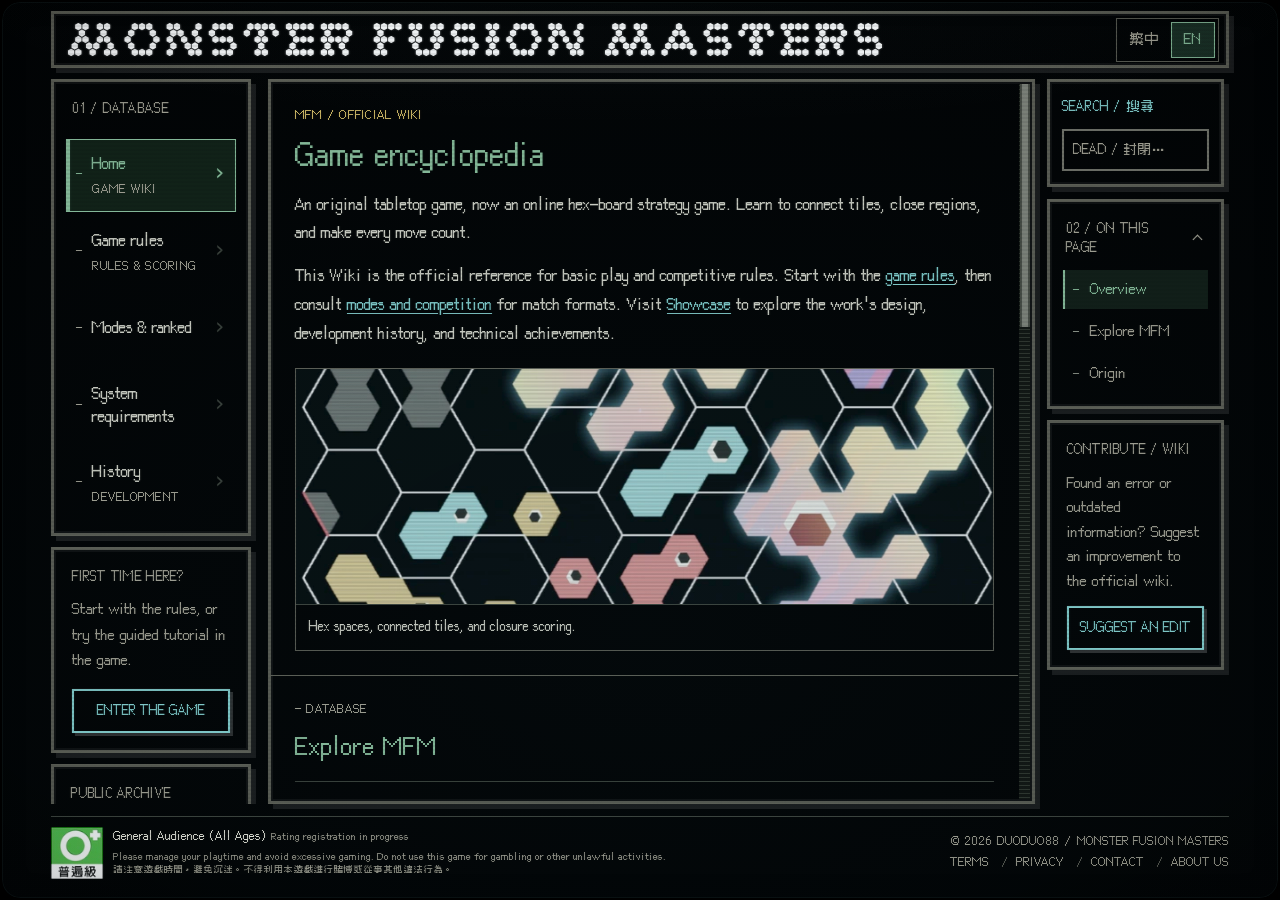
<file: docs/index.html>
<!doctype html>
<html lang="zh-Hant">
<head>
  <link rel="canonical" href="https://duoduo-88.github.io/monster-fusion-masters-showcase_MFM/">
  <meta charset="utf-8">
  <meta name="viewport" content="width=device-width,initial-scale=1">
  <meta name="theme-color" content="#000000">
  <link rel="icon" type="image/png" sizes="500x500" href="./assets/mfm-favicon.png">
  <meta name="description" content="Monster Fusion Masters（MFM）官方遊戲百科：了解 61 格六角棋盤、拼接與封閉得分規則、線上對戰模式，以及原創桌遊的開發歷史。">
  <title>首頁 | Monster Fusion Masters Wiki</title>
  <link rel="alternate" hreflang="zh-Hant" href="https://duoduo-88.github.io/monster-fusion-masters-showcase_MFM/">
  <link rel="alternate" hreflang="en" href="https://duoduo-88.github.io/monster-fusion-masters-showcase_MFM/en/index.html">
  <link rel="preload" href="./fonts/mfm-reading.ttf" as="font" type="font/ttf" crossorigin>
  <link rel="stylesheet" href="./wiki.css?v=20261026-rating-spacing">
  <script data-wiki-font-boot="1">
    (() => {
      "use strict";
      if (!document.fonts?.load) return;

      const root = document.documentElement;
      root.classList.add("wiki-fonts-loading");
      const reveal = () => {
        clearTimeout(timeout);
        root.classList.remove("wiki-fonts-loading");
      };
      // Keep the articles accessible if the font server fails or stalls.
      const timeout = setTimeout(reveal, 5000);
      const pageReady = new Promise(resolve => addEventListener("load", resolve, {once:true}));
      Promise.allSettled([document.fonts.load('16px "Cubic 11"', "遊戲Game"), pageReady]).then(reveal);
    })();
  </script>
  <script src="./wiki-navigation.js?v=20261025-requirements1" defer></script>
  <script src="./wiki.js?v=20261102-browser-language" defer></script>
  <script src="./wiki-media.js?v=20261018-partial1" defer></script>
  <script src="./wiki-search-index.js?v=20261102-color-lab" defer></script>
  <script src="./wiki-search.js?v=20261018-partial1" defer></script>
</head>
<body>
  <div class="wiki-loading-overlay" role="status" aria-label="載入中"><i class="mfm-loading-hexes" aria-hidden="true"><b></b><b></b><b></b></i></div>
  <a class="skip-link" href="#main-content">跳至主要內容</a>
  <div class="site-shell">
    <header class="site-head frame">
      <a class="brand" href="./index.html" aria-label="Monster Fusion Masters · 百科首頁"><img src="./assets/mfm-wordmark.svg?v=20261018-white1" alt="Monster Fusion Masters" width="814.02" height="32.58"><span class="brand-tag">OFFICIAL<br>WIKI</span></a>
      <div class="head-actions">
        <nav class="language-switch" aria-label="語言切換">
          <a href="./index.html?lang=zh-Hant" data-language="zh-Hant" lang="zh-Hant" hreflang="zh-Hant" aria-current="true" aria-label="繁體中文">繁中</a>
          <a href="./en/index.html?lang=en" data-language="en" lang="en" hreflang="en" aria-label="English">EN</a>
        </nav>
      </div>
    </header>
    <div class="layout">
      <aside class="left-rail">
        <nav class="site-nav frame" aria-label="百科分類"><div class="panel-label">01 / 百科目錄</div><a class="nav-link" href="./index.html" aria-current="page"><span class="nav-index">-</span><span>首頁<small>GAME WIKI</small></span><span class="nav-arrow" aria-hidden="true">›</span></a><a class="nav-link" href="./rules.html"><span class="nav-index">-</span><span>遊戲規則<small>RULES & SCORING</small></span><span class="nav-arrow" aria-hidden="true">›</span></a><a class="nav-link" href="./modes.html"><span class="nav-index">-</span><span>模式與競技<small>MODES & RANKED</small></span><span class="nav-arrow" aria-hidden="true">›</span></a><a class="nav-link" href="./requirements.html"><span class="nav-index">-</span><span>系統需求<small>SYSTEM REQUIREMENTS</small></span><span class="nav-arrow" aria-hidden="true">›</span></a><a class="nav-link" href="./history.html"><span class="nav-index">-</span><span>開發歷史<small>DEVELOPMENT</small></span><span class="nav-arrow" aria-hidden="true">›</span></a></nav>
        <div class="rail-note frame"><span class="panel-label">第一次遊玩？</span><p>從規則開始，或在遊戲裡跟著新手教學走一回合。</p><a class="pixel-btn cyan" data-mfm-launch href="https://monsterfusionmasters.com/" aria-haspopup="dialog">進入遊戲</a></div>
        <div class="reference-card frame"><span class="panel-label">公開資料</span><p>原創桌遊，持續進化。</p><a href="https://github.com/duoduo-88/monster-fusion-masters-showcase_MFM">SHOWCASE</a><a href="./history.html#sources">資料來源</a><a href="https://github.com/duoduo-88/monster-fusion-masters-showcase_MFM/releases/latest">桌面版下載</a></div>
      </aside>
      <main class="page frame wiki-scroll-rail" id="main-content" tabindex="-1">
<section class="hero" id="overview"><span class="eyebrow">MFM / OFFICIAL WIKI</span><h1>遊戲百科</h1><p>從原創實體桌遊，走進線上六角棋盤。認識棋子的連接、封閉與計分，讓每一次落子都有方向。</p><p>本 Wiki 提供基本玩法與競技規則的正式依據：從<a href="./rules.html">遊戲規則</a>學習玩法，再到<a href="./modes.html">模式與競技</a>查詢對局制度。想了解作品的設計、開發歷程與技術成果，請前往 <a href="https://github.com/duoduo-88/monster-fusion-masters-showcase_MFM">Showcase</a>。</p><figure class="guide-figure intro-visual wiki-cover"><img class="" src="./assets/media/board-colors.webp" alt="Monster Fusion Masters 彩色六角棋盤封面" width="784" height="850" loading="eager" fetchpriority="high" decoding="async"><figcaption>六角棋盤、連接棋子、封閉得分。</figcaption></figure>
</section>

<section class="section" id="explore"><span class="eyebrow">- 百科條目</span><h2>探索 MFM</h2><div class="entry-list">
<a class="entry" href="./rules.html"><span class="entry-number">-</span><span class="entry-thumb"><img class="" src="./assets/media/battle-overview.webp" alt="遊戲畫面局部" width="549" height="613" loading="lazy" decoding="async"></span><span><h3>遊戲規則</h3><p>棋盤、棋子、合法落子、封閉判定、DEAD 區域與計分。</p></span></a>
<a class="entry" href="./modes.html"><span class="entry-number">-</span><span class="entry-thumb"><img class="" src="./assets/media/lobby-room-list.webp" alt="遊戲畫面局部" width="975" height="694" loading="lazy" decoding="async"></span><span><h3>模式與競技</h3><p>自訂房間、AI、Ranked、RTG、賽季制度、觀戰與重播。</p></span></a>
<a class="entry" href="./history.html"><span class="entry-number">-</span><span class="entry-thumb"><img class="" src="./assets/media/board-colors.webp" alt="遊戲畫面局部" width="784" height="850" loading="lazy" decoding="async"></span><span><h3>開發歷史</h3><p>從 2020 年 3D 列印實體桌遊，到即時線上多人對戰。</p></span></a></div><p><a class="text-link" href="./modes.html#color-lab">色彩實驗室教學：製作與套用棋子配色 →</a></p><div class="rank-preview"><div class="visual-heading"><h3>從青銅到大師</h3></div><div class="rank-strip"><a class="rank-mini" href="./modes.html#ranked"><img class="" src="./assets/media/rank-bronze.webp" data-animation="./assets/media/rank-bronze.animated.webp" data-still="./assets/media/rank-bronze.webp" alt="Bronze" width="224" height="224" loading="lazy" decoding="async"><span>Bronze</span></a><a class="rank-mini" href="./modes.html#ranked"><img class="" src="./assets/media/rank-silver.webp" data-animation="./assets/media/rank-silver.animated.webp" data-still="./assets/media/rank-silver.webp" alt="Silver" width="224" height="224" loading="lazy" decoding="async"><span>Silver</span></a><a class="rank-mini" href="./modes.html#ranked"><img class="" src="./assets/media/rank-gold.webp" data-animation="./assets/media/rank-gold.animated.webp" data-still="./assets/media/rank-gold.webp" alt="Gold" width="224" height="224" loading="lazy" decoding="async"><span>Gold</span></a><a class="rank-mini" href="./modes.html#ranked"><img class="" src="./assets/media/rank-platinum.webp" data-animation="./assets/media/rank-platinum.animated.webp" data-still="./assets/media/rank-platinum.webp" alt="Platinum" width="224" height="224" loading="lazy" decoding="async"><span>Platinum</span></a><a class="rank-mini" href="./modes.html#ranked"><img class="" src="./assets/media/rank-diamond.webp" data-animation="./assets/media/rank-diamond.animated.webp" data-still="./assets/media/rank-diamond.webp" alt="Diamond" width="224" height="224" loading="lazy" decoding="async"><span>Diamond</span></a><a class="rank-mini" href="./modes.html#ranked"><img class="" src="./assets/media/rank-master.webp" data-animation="./assets/media/rank-master.animated.webp" data-still="./assets/media/rank-master.webp" alt="Master" width="224" height="224" loading="lazy" decoding="async"><span>Master</span></a></div><a class="text-link" href="./modes.html#ranked">查看階級與評分門檻 →</a></div></section>
<section class="section" id="origin"><span class="eyebrow">- 遊戲起源</span><h2>先有桌遊，才有線上版</h2><p>MFM 的棋盤、規則、棋子、計分及平衡設計源自開發者的實體桌遊。2020 年公開 3D 列印版本，數年後再透過 Codex 協助將既有設計轉為軟體。遊戲玩法與設計決策仍由原作者負責。</p><p><a href="https://www.printables.com/model/35556-monster-fusion-masters-v1board-game">查看 2020 年實體版紀錄</a></p><figure class="guide-figure"><img src="./assets/media/original-tabletop-2020.webp" alt="Monster Fusion Masters V1 原創實體 3D 列印桌遊，橘色與黑色六角棋子置於白色棋盤上。" width="320" height="213" loading="lazy" decoding="async"><figcaption>2020 年的 Monster Fusion Masters V1 原創 3D 列印桌遊。</figcaption></figure></section>

</main>
      <aside class="right-rail">
        <section class="search-panel frame" data-wiki-search hidden aria-label="搜尋百科">
          <form role="search" aria-label="搜尋百科">
            <label class="panel-label" for="wiki-search-input">搜尋 / SEARCH</label>
            <div class="search-field"><input id="wiki-search-input" type="search" placeholder="封閉 / DEAD…" autocomplete="off" spellcheck="false" maxlength="160" aria-controls="wiki-search-results"><button class="search-clear" type="button" aria-label="清除搜尋" hidden>×</button></div>
            
          </form>
          <p class="search-status" role="status" aria-live="polite" aria-atomic="true" hidden></p>
          <ol class="search-results" id="wiki-search-results" hidden></ol>
        </section>
        <nav class="contents-panel frame" aria-label="本頁章節"><details open><summary class="panel-label">02 / 本頁章節<span class="collapse-icon" aria-hidden="true"></span></summary><ol class="toc"><li><a href="#overview"><span aria-hidden="true">-</span>遊戲百科</a></li><li><a href="#explore"><span aria-hidden="true">-</span>百科條目</a></li><li><a href="#origin"><span aria-hidden="true">-</span>遊戲起源</a></li></ol></details></nav>
      
        <section class="reference-card frame wiki-contribution" aria-label="百科修訂建議"><span class="panel-label">協助完善 MFM WIKI</span><p>發現內容錯誤、過時或有補充建議？歡迎提出修訂建議。</p><a class="pixel-btn cyan" href="https://github.com/duoduo-88/monster-fusion-masters-showcase_MFM/issues/new?template=wiki-suggestion.yml" target="_blank" rel="noopener noreferrer">提出修訂建議</a></section>
      </aside>
    </div>
    <footer class="site-footer"><div class="rating-summary" aria-label="台灣遊戲分級資訊"><img class="rating-symbol" src="./assets/rating-general.webp" alt="普遍級遊戲分級標誌" width="52" height="52"><div class="rating-copy"><div class="rating-title">普遍級｜適合所有年齡 <span class="rating-pending">分級登錄中</span></div><div class="rating-warning">請注意遊戲時間，避免沉迷。不得利用本遊戲進行賭博或從事其他違法行為。</div></div></div><div class="footer-meta"><div class="footer-copyright" aria-label="© 2026 DUODUO88 / MONSTER FUSION MASTERS"><span>© 2026</span><span>DUODUO88</span><span>/</span><span>MONSTER FUSION MASTERS</span></div><nav class="footer-nav" aria-label="法律與網站資訊"><a href="https://monsterfusionmasters.com/terms?from=wiki&amp;lang=zh-Hant">使用條款</a><a href="https://monsterfusionmasters.com/privacy?from=wiki&amp;lang=zh-Hant">隱私政策</a><a href="https://github.com/duoduo-88/monster-fusion-masters-showcase_MFM/issues/new/choose" target="_blank" rel="noopener noreferrer">聯絡</a><a href="./about.html">關於我們</a></nav></div></footer>
  </div>
  <dialog class="mfm-launch-dialog" id="mfm-launch-dialog" aria-labelledby="mfm-launch-title" aria-describedby="mfm-launch-copy">
    <h2 id="mfm-launch-title">啟動 MFM DESKTOP</h2>
    <div class="mfm-launch-copy" id="mfm-launch-copy"><p>正在嘗試開啟 MFM 桌面版。</p><p>如果遊戲沒有啟動，可以下載桌面版，或直接使用瀏覽器遊玩。</p></div>
    <div class="mfm-launch-actions">
      <a class="pixel-btn" href="https://github.com/duoduo-88/monster-fusion-masters-showcase_MFM/releases/latest" target="_blank" rel="noopener noreferrer" autofocus>下載桌面版</a>
      <a class="pixel-btn" href="https://monsterfusionmasters.com/">網頁版遊玩</a>
      <button class="pixel-btn" type="button" data-mfm-launch-close>關閉</button>
    </div>
  </dialog>
<script src="./crt-filter-v2.js?v=20261026-rating-clear"></script>
</body>
</html>
</file>
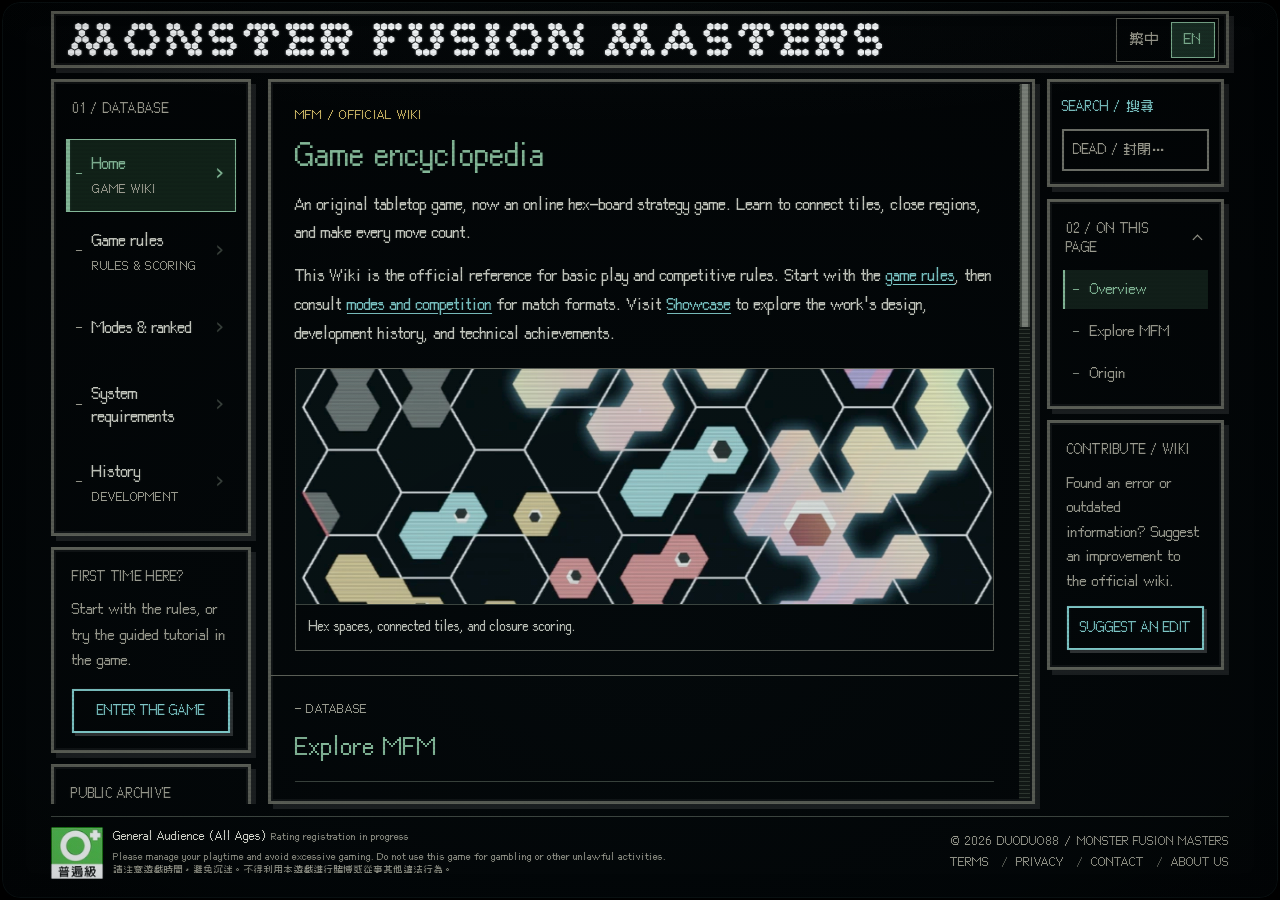
<file: docs/en/index.html>
<!doctype html>
<html lang="en">
<head>
  <link rel="canonical" href="https://duoduo-88.github.io/monster-fusion-masters-showcase_MFM/en/index.html">
  <meta charset="utf-8">
  <meta name="viewport" content="width=device-width,initial-scale=1">
  <meta name="theme-color" content="#000000">
  <link rel="icon" type="image/png" sizes="500x500" href="../assets/mfm-favicon.png">
  <meta name="description" content="Official Monster Fusion Masters wiki: learn the hex-board strategy game's rules, scoring, play modes, and origins as a tabletop game.">
  <title>Home | Monster Fusion Masters Wiki</title>
  <link rel="alternate" hreflang="zh-Hant" href="https://duoduo-88.github.io/monster-fusion-masters-showcase_MFM/">
  <link rel="alternate" hreflang="en" href="https://duoduo-88.github.io/monster-fusion-masters-showcase_MFM/en/index.html">
  <link rel="preload" href="../fonts/mfm-reading.ttf" as="font" type="font/ttf" crossorigin>
  <link rel="stylesheet" href="../wiki.css?v=20261026-rating-spacing">
  <script data-wiki-font-boot="1">
    (() => {
      "use strict";
      if (!document.fonts?.load) return;

      const root = document.documentElement;
      root.classList.add("wiki-fonts-loading");
      const reveal = () => {
        clearTimeout(timeout);
        root.classList.remove("wiki-fonts-loading");
      };
      // Keep the articles accessible if the font server fails or stalls.
      const timeout = setTimeout(reveal, 5000);
      const pageReady = new Promise(resolve => addEventListener("load", resolve, {once:true}));
      Promise.allSettled([document.fonts.load('16px "Cubic 11"', "遊戲Game"), pageReady]).then(reveal);
    })();
  </script>
  <script src="../wiki-navigation.js?v=20261025-requirements1" defer></script>
  <script src="../wiki.js?v=20261102-browser-language" defer></script>
  <script src="../wiki-media.js?v=20261018-partial1" defer></script>
  <script src="../wiki-search-index.js?v=20261102-color-lab" defer></script>
  <script src="../wiki-search.js?v=20261018-partial1" defer></script>
</head>
<body>
  <div class="wiki-loading-overlay" role="status" aria-label="Loading"><i class="mfm-loading-hexes" aria-hidden="true"><b></b><b></b><b></b></i></div>
  <a class="skip-link" href="#main-content">Skip to content</a>
  <div class="site-shell">
    <header class="site-head frame">
      <a class="brand" href="./index.html" aria-label="Monster Fusion Masters · Wiki home"><img src="../assets/mfm-wordmark.svg?v=20261018-white1" alt="Monster Fusion Masters" width="814.02" height="32.58"><span class="brand-tag">OFFICIAL<br>WIKI</span></a>
      <div class="head-actions">
        <nav class="language-switch" aria-label="Language">
          <a href="../index.html?lang=zh-Hant" data-language="zh-Hant" lang="zh-Hant" hreflang="zh-Hant" aria-label="繁體中文">繁中</a>
          <a href="./index.html?lang=en" data-language="en" lang="en" hreflang="en" aria-current="true" aria-label="English">EN</a>
        </nav>
      </div>
    </header>
    <div class="layout">
      <aside class="left-rail">
        <nav class="site-nav frame" aria-label="Wiki navigation"><div class="panel-label">01 / DATABASE</div><a class="nav-link" href="./index.html" aria-current="page"><span class="nav-index">-</span><span>Home<small>GAME WIKI</small></span><span class="nav-arrow" aria-hidden="true">›</span></a><a class="nav-link" href="./rules.html"><span class="nav-index">-</span><span>Game rules<small>RULES & SCORING</small></span><span class="nav-arrow" aria-hidden="true">›</span></a><a class="nav-link" href="./modes.html"><span class="nav-index">-</span><span>Modes &amp; ranked</span><span class="nav-arrow" aria-hidden="true">›</span></a><a class="nav-link" href="./requirements.html"><span class="nav-index">-</span><span>System requirements</span><span class="nav-arrow" aria-hidden="true">›</span></a><a class="nav-link" href="./history.html"><span class="nav-index">-</span><span>History<small>DEVELOPMENT</small></span><span class="nav-arrow" aria-hidden="true">›</span></a></nav>
        <div class="rail-note frame"><span class="panel-label">FIRST TIME HERE?</span><p>Start with the rules, or try the guided tutorial in the game.</p><a class="pixel-btn cyan" data-mfm-launch href="https://monsterfusionmasters.com/" aria-haspopup="dialog">ENTER THE GAME</a></div>
        <div class="reference-card frame"><span class="panel-label">PUBLIC ARCHIVE</span><p>An original game, still evolving.</p><a href="https://github.com/duoduo-88/monster-fusion-masters-showcase_MFM">SHOWCASE</a><a href="./history.html#sources">SOURCES</a><a href="https://github.com/duoduo-88/monster-fusion-masters-showcase_MFM/releases/latest">DESKTOP DOWNLOAD</a></div>
      </aside>
      <main class="page frame wiki-scroll-rail" id="main-content" tabindex="-1">
<section class="hero" id="overview">
  <span class="eyebrow">MFM / OFFICIAL WIKI</span>
  <h1>Game encyclopedia</h1>
  <p>An original tabletop game, now an online hex-board strategy game. Learn to connect tiles, close regions, and make every move count.</p>
  <p>This Wiki is the official reference for basic play and competitive rules. Start with the <a href="./rules.html">game rules</a>, then consult <a href="./modes.html">modes and competition</a> for match formats. Visit <a href="https://github.com/duoduo-88/monster-fusion-masters-showcase_MFM">Showcase</a> to explore the work's design, development history, and technical achievements.</p>

<figure class="guide-figure intro-visual wiki-cover"><img class="" src="../assets/media/board-colors.webp" alt="Monster Fusion Masters colorful hex-board cover" width="784" height="850" loading="eager" fetchpriority="high" decoding="async"><figcaption>Hex spaces, connected tiles, and closure scoring.</figcaption></figure>
</section>

<section class="section" id="explore">
  <span class="eyebrow">- DATABASE</span><h2>Explore MFM</h2>
  <div class="entry-list">
    <a class="entry" href="./rules.html"><span class="entry-number">-</span><span class="entry-thumb"><img class="" src="../assets/media/battle-overview.webp" alt="Game detail" width="549" height="613" loading="lazy" decoding="async"></span><span><h3>Game rules</h3><p>The board, tiles, legal moves, closed regions, DEAD and scoring.</p></span></a>
    <a class="entry" href="./modes.html"><span class="entry-number">-</span><span class="entry-thumb"><img class="" src="../assets/media/lobby-room-list.webp" alt="Game detail" width="975" height="694" loading="lazy" decoding="async"></span><span><h3>Modes &amp; competition</h3><p>Custom rooms, AI, Ranked, RTG, seasons, spectating and replays.</p></span></a>
    <a class="entry" href="./history.html"><span class="entry-number">-</span><span class="entry-thumb"><img class="" src="../assets/media/board-colors.webp" alt="Game detail" width="784" height="850" loading="lazy" decoding="async"></span><span><h3>Development history</h3><p>From the original 3D-printable board game to online multiplayer.</p></span></a>
  </div>
<p><a class="text-link" href="./modes.html#color-lab">Color Lab guide: design and apply your tile colors →</a></p><div class="rank-preview"><div class="visual-heading"><h3>From Bronze to Master</h3></div><div class="rank-strip"><a class="rank-mini" href="./modes.html#ranked"><img class="" src="../assets/media/rank-bronze.webp" data-animation="../assets/media/rank-bronze.animated.webp" data-still="../assets/media/rank-bronze.webp" alt="Bronze" width="224" height="224" loading="lazy" decoding="async"><span>Bronze</span></a><a class="rank-mini" href="./modes.html#ranked"><img class="" src="../assets/media/rank-silver.webp" data-animation="../assets/media/rank-silver.animated.webp" data-still="../assets/media/rank-silver.webp" alt="Silver" width="224" height="224" loading="lazy" decoding="async"><span>Silver</span></a><a class="rank-mini" href="./modes.html#ranked"><img class="" src="../assets/media/rank-gold.webp" data-animation="../assets/media/rank-gold.animated.webp" data-still="../assets/media/rank-gold.webp" alt="Gold" width="224" height="224" loading="lazy" decoding="async"><span>Gold</span></a><a class="rank-mini" href="./modes.html#ranked"><img class="" src="../assets/media/rank-platinum.webp" data-animation="../assets/media/rank-platinum.animated.webp" data-still="../assets/media/rank-platinum.webp" alt="Platinum" width="224" height="224" loading="lazy" decoding="async"><span>Platinum</span></a><a class="rank-mini" href="./modes.html#ranked"><img class="" src="../assets/media/rank-diamond.webp" data-animation="../assets/media/rank-diamond.animated.webp" data-still="../assets/media/rank-diamond.webp" alt="Diamond" width="224" height="224" loading="lazy" decoding="async"><span>Diamond</span></a><a class="rank-mini" href="./modes.html#ranked"><img class="" src="../assets/media/rank-master.webp" data-animation="../assets/media/rank-master.animated.webp" data-still="../assets/media/rank-master.webp" alt="Master" width="224" height="224" loading="lazy" decoding="async"><span>Master</span></a></div><a class="text-link" href="./modes.html#ranked">See tiers & rating requirements →</a></div></section>
<section class="section" id="origin"><span class="eyebrow">- ORIGIN</span><h2>A board game came first</h2><p>MFM's board, rules, tiles, scoring and balance originated in the creator's physical tabletop game. The 3D-printable edition was published in 2020. Years later, Codex helped turn the existing design into software. Gameplay and design decisions remain with the original creator.</p><p><a href="https://www.printables.com/model/35556-monster-fusion-masters-v1board-game">See the original 2020 edition</a></p><figure class="guide-figure"><img src="../assets/media/original-tabletop-2020.webp" alt="The original Monster Fusion Masters V1 physical 3D-printed board game with orange and black tiles." width="320" height="213" loading="lazy" decoding="async"><figcaption>The original Monster Fusion Masters V1 3D-printed tabletop game (2020).</figcaption></figure></section>

</main>
      <aside class="right-rail">
        <section class="search-panel frame" data-wiki-search hidden aria-label="Search wiki">
          <form role="search" aria-label="Search wiki">
            <label class="panel-label" for="wiki-search-input">SEARCH / 搜尋</label>
            <div class="search-field"><input id="wiki-search-input" type="search" placeholder="DEAD / 封閉…" autocomplete="off" spellcheck="false" maxlength="160" aria-controls="wiki-search-results"><button class="search-clear" type="button" aria-label="Clear search" hidden>×</button></div>
            
          </form>
          <p class="search-status" role="status" aria-live="polite" aria-atomic="true" hidden></p>
          <ol class="search-results" id="wiki-search-results" hidden></ol>
        </section>
        <nav class="contents-panel frame" aria-label="On this page"><details open><summary class="panel-label">02 / ON THIS PAGE<span class="collapse-icon" aria-hidden="true"></span></summary><ol class="toc"><li><a href="#overview"><span aria-hidden="true">-</span>Overview</a></li><li><a href="#explore"><span aria-hidden="true">-</span>Explore MFM</a></li><li><a href="#origin"><span aria-hidden="true">-</span>Origin</a></li></ol></details></nav>
      
        <section class="reference-card frame wiki-contribution" aria-label="Suggest a wiki edit"><span class="panel-label">CONTRIBUTE / WIKI</span><p>Found an error or outdated information? Suggest an improvement to the official wiki.</p><a class="pixel-btn cyan" href="https://github.com/duoduo-88/monster-fusion-masters-showcase_MFM/issues/new?template=wiki-suggestion.yml" target="_blank" rel="noopener noreferrer">SUGGEST AN EDIT</a></section>
      </aside>
    </div>
    <footer class="site-footer"><div class="rating-summary" aria-label="Taiwan game rating"><img class="rating-symbol" src="../assets/rating-general.webp" alt="General Audience rating (Taiwan)" width="52" height="52"><div class="rating-copy"><div class="rating-title">General Audience (All Ages) <span class="rating-pending">Rating registration in progress</span></div><div class="rating-warning">Please manage your playtime and avoid excessive gaming. Do not use this game for gambling or other unlawful activities.</div><div class="rating-warning rating-zh-notice" lang="zh-Hant">請注意遊戲時間，避免沉迷。不得利用本遊戲進行賭博或從事其他違法行為。</div></div></div><div class="footer-meta"><div class="footer-copyright" aria-label="© 2026 DUODUO88 / MONSTER FUSION MASTERS"><span>© 2026</span><span>DUODUO88</span><span>/</span><span>MONSTER FUSION MASTERS</span></div><nav class="footer-nav" aria-label="Legal and information"><a href="https://monsterfusionmasters.com/terms?from=wiki&amp;lang=en">TERMS</a><a href="https://monsterfusionmasters.com/privacy?from=wiki&amp;lang=en">PRIVACY</a><a href="https://github.com/duoduo-88/monster-fusion-masters-showcase_MFM/issues/new/choose" target="_blank" rel="noopener noreferrer">CONTACT</a><a href="./about.html">ABOUT US</a></nav></div></footer>
  </div>
  <dialog class="mfm-launch-dialog" id="mfm-launch-dialog" aria-labelledby="mfm-launch-title" aria-describedby="mfm-launch-copy">
    <h2 id="mfm-launch-title">LAUNCH MFM DESKTOP</h2>
    <div class="mfm-launch-copy" id="mfm-launch-copy"><p>Trying to open MFM Desktop.</p><p>If the game does not launch, you can download the desktop version or play in your browser.</p></div>
    <div class="mfm-launch-actions">
      <a class="pixel-btn" href="https://github.com/duoduo-88/monster-fusion-masters-showcase_MFM/releases/latest" target="_blank" rel="noopener noreferrer" autofocus>DOWNLOAD DESKTOP</a>
      <a class="pixel-btn" href="https://monsterfusionmasters.com/">PLAY IN BROWSER</a>
      <button class="pixel-btn" type="button" data-mfm-launch-close>CLOSE</button>
    </div>
  </dialog>
<script src="../crt-filter-v2.js?v=20261026-rating-clear"></script>
</body>
</html>
</file>
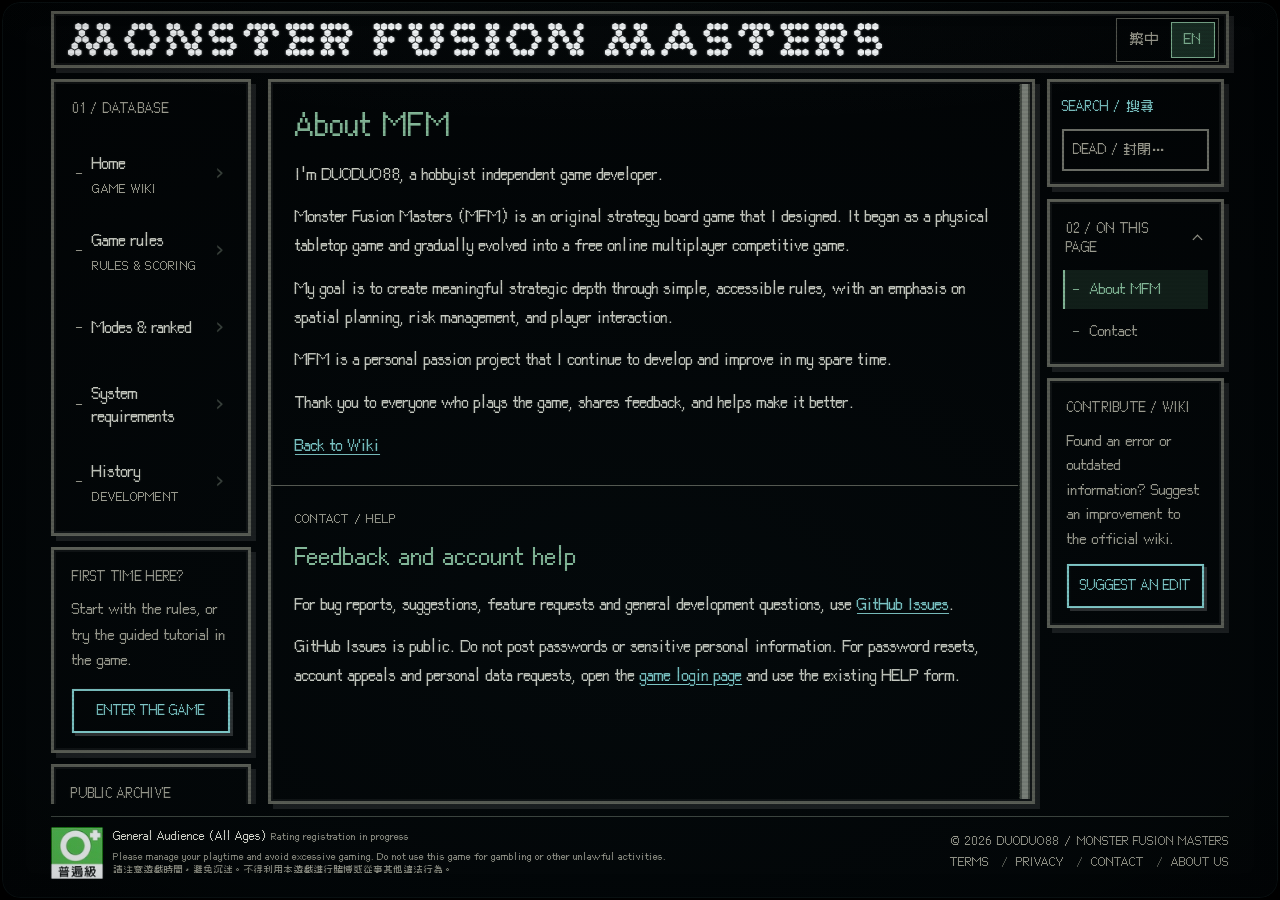
<file: docs/about.html>
<!doctype html>
<html lang="zh-Hant">
<head>
  <link rel="canonical" href="https://duoduo-88.github.io/monster-fusion-masters-showcase_MFM/about.html">
  <meta charset="utf-8">
  <meta name="viewport" content="width=device-width,initial-scale=1">
  <meta name="theme-color" content="#000000">
  <link rel="icon" type="image/png" sizes="500x500" href="./assets/mfm-favicon.png">
  <meta name="description" content="關於 DUODUO88 與 Monster Fusion Masters（MFM）：從實體桌遊發展為免費線上多人競技遊戲的個人原創作品。">
  <title>關於 MFM | Monster Fusion Masters Wiki</title>
  <link rel="alternate" hreflang="zh-Hant" href="https://duoduo-88.github.io/monster-fusion-masters-showcase_MFM/about.html">
  <link rel="alternate" hreflang="en" href="https://duoduo-88.github.io/monster-fusion-masters-showcase_MFM/en/about.html">
  <link rel="preload" href="./fonts/mfm-reading.ttf" as="font" type="font/ttf" crossorigin>
  <link rel="stylesheet" href="./wiki.css?v=20261026-rating-spacing">
  <script data-wiki-font-boot="1">
    (() => {
      "use strict";
      if (!document.fonts?.load) return;

      const root = document.documentElement;
      root.classList.add("wiki-fonts-loading");
      const reveal = () => {
        clearTimeout(timeout);
        root.classList.remove("wiki-fonts-loading");
      };
      // Keep the articles accessible if the font server fails or stalls.
      const timeout = setTimeout(reveal, 5000);
      const pageReady = new Promise(resolve => addEventListener("load", resolve, {once:true}));
      Promise.allSettled([document.fonts.load('16px "Cubic 11"', "遊戲Game"), pageReady]).then(reveal);
    })();
  </script>
  <script src="./wiki-navigation.js?v=20261025-requirements1" defer></script>
  <script src="./wiki.js?v=20261102-browser-language" defer></script>
  <script src="./wiki-media.js?v=20261018-partial1" defer></script>
  <script src="./wiki-search-index.js?v=20261102-color-lab" defer></script>
  <script src="./wiki-search.js?v=20261018-partial1" defer></script>
</head>
<body>
  <div class="wiki-loading-overlay" role="status" aria-label="載入中"><i class="mfm-loading-hexes" aria-hidden="true"><b></b><b></b><b></b></i></div>
  <a class="skip-link" href="#main-content">跳至主要內容</a>
  <div class="site-shell">
    <header class="site-head frame">
      <a class="brand" href="./index.html" aria-label="Monster Fusion Masters · 百科首頁"><img src="./assets/mfm-wordmark.svg?v=20261018-white1" alt="Monster Fusion Masters" width="814.02" height="32.58"><span class="brand-tag">OFFICIAL<br>WIKI</span></a>
      <div class="head-actions">
        <nav class="language-switch" aria-label="語言切換">
          <a href="./about.html?lang=zh-Hant" data-language="zh-Hant" lang="zh-Hant" hreflang="zh-Hant" aria-current="true" aria-label="繁體中文">繁中</a>
          <a href="./en/about.html?lang=en" data-language="en" lang="en" hreflang="en" aria-label="English">EN</a>
        </nav>
      </div>
    </header>
    <div class="layout">
      <aside class="left-rail">
        <nav class="site-nav frame" aria-label="百科分類"><div class="panel-label">01 / 百科目錄</div><a class="nav-link" href="./index.html"><span class="nav-index">-</span><span>首頁<small>GAME WIKI</small></span><span class="nav-arrow" aria-hidden="true">›</span></a><a class="nav-link" href="./rules.html"><span class="nav-index">-</span><span>遊戲規則<small>RULES & SCORING</small></span><span class="nav-arrow" aria-hidden="true">›</span></a><a class="nav-link" href="./modes.html"><span class="nav-index">-</span><span>模式與競技<small>MODES & RANKED</small></span><span class="nav-arrow" aria-hidden="true">›</span></a><a class="nav-link" href="./requirements.html"><span class="nav-index">-</span><span>系統需求<small>SYSTEM REQUIREMENTS</small></span><span class="nav-arrow" aria-hidden="true">›</span></a><a class="nav-link" href="./history.html"><span class="nav-index">-</span><span>開發歷史<small>DEVELOPMENT</small></span><span class="nav-arrow" aria-hidden="true">›</span></a></nav>
        <div class="rail-note frame"><span class="panel-label">第一次遊玩？</span><p>從規則開始，或在遊戲裡跟著新手教學走一回合。</p><a class="pixel-btn cyan" href="https://monsterfusionmasters.com/">進入遊戲</a></div>
        <div class="reference-card frame"><span class="panel-label">公開資料</span><p>原創桌遊，持續進化。</p><a href="https://github.com/duoduo-88/monster-fusion-masters-showcase_MFM">SHOWCASE</a><a href="./history.html#sources">資料來源</a><a href="https://github.com/duoduo-88/monster-fusion-masters-showcase_MFM/releases/latest">桌面版下載</a></div>
      </aside>
      <main class="page frame wiki-scroll-rail" id="main-content" tabindex="-1">
<section class="hero" id="overview"><span class="eyebrow">ABOUT / MFM</span><h1>關於 MFM</h1><p>我是 DUODUO88，一名業餘的獨立遊戲開發者。</p><p>Monster Fusion Masters（MFM）是我自行設計的原創策略棋盤遊戲，最初以實體桌遊的形式開始開發，後來逐步發展為免費的線上多人競技遊戲。</p><p>MFM 的設計理念是利用簡單、容易理解的規則，創造具有深度的空間策略、風險判斷與玩家互動。</p><p>這是一個基於個人興趣持續開發與改進的作品，目前仍在持續更新中。</p><p>感謝每一位願意體驗遊戲、提出建議與協助改進的玩家。</p><p><a href="./index.html">返回 Wiki</a></p></section>
<section class="section" id="contact"><span class="eyebrow">CONTACT / HELP</span><h2>意見回饋與帳號協助</h2><p>回報遊戲問題、提出改善建議、功能請求或其他一般開發問題，歡迎使用 <a href="https://github.com/duoduo-88/monster-fusion-masters-showcase_MFM/issues/new/choose" target="_blank" rel="noopener noreferrer">GitHub Issues</a>。</p><p>GitHub Issues 是公開討論區，請勿公開密碼或個人敏感資料。密碼重設、帳號申訴及個資請求，請前往<a href="https://monsterfusionmasters.com/">遊戲登入頁</a>，使用既有的 HELP 表單處理。</p></section>
</main>
      <aside class="right-rail">
        <section class="search-panel frame" data-wiki-search hidden aria-label="搜尋百科">
          <form role="search" aria-label="搜尋百科">
            <label class="panel-label" for="wiki-search-input">搜尋 / SEARCH</label>
            <div class="search-field"><input id="wiki-search-input" type="search" placeholder="封閉 / DEAD…" autocomplete="off" spellcheck="false" maxlength="160" aria-controls="wiki-search-results"><button class="search-clear" type="button" aria-label="清除搜尋" hidden>×</button></div>
            
          </form>
          <p class="search-status" role="status" aria-live="polite" aria-atomic="true" hidden></p>
          <ol class="search-results" id="wiki-search-results" hidden></ol>
        </section>
        <nav class="contents-panel frame" aria-label="本頁章節"><details open><summary class="panel-label">02 / 本頁章節<span class="collapse-icon" aria-hidden="true"></span></summary><ol class="toc"><li><a href="#overview"><span aria-hidden="true">-</span>關於 MFM</a></li><li><a href="#contact"><span aria-hidden="true">-</span>聯絡</a></li></ol></details></nav>
      
        <section class="reference-card frame wiki-contribution" aria-label="百科修訂建議"><span class="panel-label">協助完善 MFM WIKI</span><p>發現內容錯誤、過時或有補充建議？歡迎提出修訂建議。</p><a class="pixel-btn cyan" href="https://github.com/duoduo-88/monster-fusion-masters-showcase_MFM/issues/new?template=wiki-suggestion.yml" target="_blank" rel="noopener noreferrer">提出修訂建議</a></section>
      </aside>
    </div>
    <footer class="site-footer"><div class="rating-summary" aria-label="台灣遊戲分級資訊"><img class="rating-symbol" src="./assets/rating-general.webp" alt="普遍級遊戲分級標誌" width="52" height="52"><div class="rating-copy"><div class="rating-title">普遍級｜適合所有年齡 <span class="rating-pending">分級登錄中</span></div><div class="rating-warning">請注意遊戲時間，避免沉迷。不得利用本遊戲進行賭博或從事其他違法行為。</div></div></div><div class="footer-meta"><div class="footer-copyright" aria-label="© 2026 DUODUO88 / MONSTER FUSION MASTERS"><span>© 2026</span><span>DUODUO88</span><span>/</span><span>MONSTER FUSION MASTERS</span></div><nav class="footer-nav" aria-label="法律與網站資訊"><a href="https://monsterfusionmasters.com/terms?from=wiki&amp;lang=zh-Hant">使用條款</a><a href="https://monsterfusionmasters.com/privacy?from=wiki&amp;lang=zh-Hant">隱私政策</a><a href="https://github.com/duoduo-88/monster-fusion-masters-showcase_MFM/issues/new/choose" target="_blank" rel="noopener noreferrer">聯絡</a><a href="./about.html">關於我們</a></nav></div></footer>
  </div>
<script src="./crt-filter-v2.js?v=20261026-rating-clear"></script>
</body>
</html>
</file>
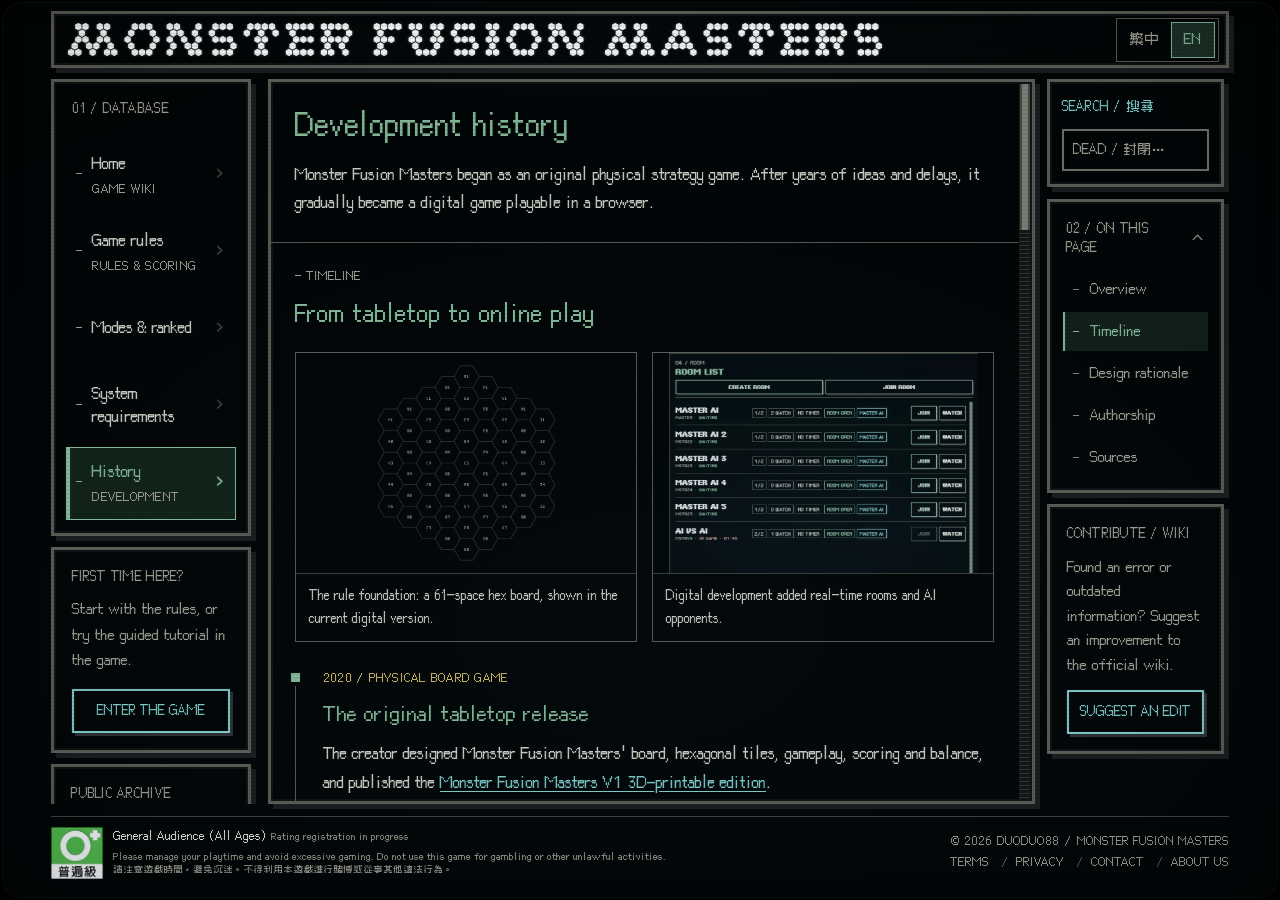
<file: docs/history.html>
<!doctype html>
<html lang="zh-Hant">
<head>
  <link rel="canonical" href="https://duoduo-88.github.io/monster-fusion-masters-showcase_MFM/history.html">
  <meta charset="utf-8">
  <meta name="viewport" content="width=device-width,initial-scale=1">
  <meta name="theme-color" content="#000000">
  <link rel="icon" type="image/png" sizes="500x500" href="./assets/mfm-favicon.png">
  <meta name="description" content="Monster Fusion Masters 原創遊戲開發史：從 2020 年的 3D 列印實體桌遊，到免費線上多人策略對戰遊戲。">
  <title>開發歷史 | Monster Fusion Masters Wiki</title>
  <link rel="alternate" hreflang="zh-Hant" href="https://duoduo-88.github.io/monster-fusion-masters-showcase_MFM/history.html">
  <link rel="alternate" hreflang="en" href="https://duoduo-88.github.io/monster-fusion-masters-showcase_MFM/en/history.html">
  <link rel="preload" href="./fonts/mfm-reading.ttf" as="font" type="font/ttf" crossorigin>
  <link rel="stylesheet" href="./wiki.css?v=20261026-rating-spacing">
  <script data-wiki-font-boot="1">
    (() => {
      "use strict";
      if (!document.fonts?.load) return;

      const root = document.documentElement;
      root.classList.add("wiki-fonts-loading");
      const reveal = () => {
        clearTimeout(timeout);
        root.classList.remove("wiki-fonts-loading");
      };
      // Keep the articles accessible if the font server fails or stalls.
      const timeout = setTimeout(reveal, 5000);
      const pageReady = new Promise(resolve => addEventListener("load", resolve, {once:true}));
      Promise.allSettled([document.fonts.load('16px "Cubic 11"', "遊戲Game"), pageReady]).then(reveal);
    })();
  </script>
  <script src="./wiki-navigation.js?v=20261025-requirements1" defer></script>
  <script src="./wiki.js?v=20261102-browser-language" defer></script>
  <script src="./wiki-media.js?v=20261018-partial1" defer></script>
  <script src="./wiki-search-index.js?v=20261102-color-lab" defer></script>
  <script src="./wiki-search.js?v=20261018-partial1" defer></script>
</head>
<body>
  <div class="wiki-loading-overlay" role="status" aria-label="載入中"><i class="mfm-loading-hexes" aria-hidden="true"><b></b><b></b><b></b></i></div>
  <a class="skip-link" href="#main-content">跳至主要內容</a>
  <div class="site-shell">
    <header class="site-head frame">
      <a class="brand" href="./index.html" aria-label="Monster Fusion Masters · 百科首頁"><img src="./assets/mfm-wordmark.svg?v=20261018-white1" alt="Monster Fusion Masters" width="814.02" height="32.58"><span class="brand-tag">OFFICIAL<br>WIKI</span></a>
      <div class="head-actions">
        <nav class="language-switch" aria-label="語言切換">
          <a href="./history.html?lang=zh-Hant" data-language="zh-Hant" lang="zh-Hant" hreflang="zh-Hant" aria-current="true" aria-label="繁體中文">繁中</a>
          <a href="./en/history.html?lang=en" data-language="en" lang="en" hreflang="en" aria-label="English">EN</a>
        </nav>
      </div>
    </header>
    <div class="layout">
      <aside class="left-rail">
        <nav class="site-nav frame" aria-label="百科分類"><div class="panel-label">01 / 百科目錄</div><a class="nav-link" href="./index.html"><span class="nav-index">-</span><span>首頁<small>GAME WIKI</small></span><span class="nav-arrow" aria-hidden="true">›</span></a><a class="nav-link" href="./rules.html"><span class="nav-index">-</span><span>遊戲規則<small>RULES & SCORING</small></span><span class="nav-arrow" aria-hidden="true">›</span></a><a class="nav-link" href="./modes.html"><span class="nav-index">-</span><span>模式與競技<small>MODES & RANKED</small></span><span class="nav-arrow" aria-hidden="true">›</span></a><a class="nav-link" href="./requirements.html"><span class="nav-index">-</span><span>系統需求<small>SYSTEM REQUIREMENTS</small></span><span class="nav-arrow" aria-hidden="true">›</span></a><a class="nav-link" href="./history.html" aria-current="page"><span class="nav-index">-</span><span>開發歷史<small>DEVELOPMENT</small></span><span class="nav-arrow" aria-hidden="true">›</span></a></nav>
        <div class="rail-note frame"><span class="panel-label">第一次遊玩？</span><p>從規則開始，或在遊戲裡跟著新手教學走一回合。</p><a class="pixel-btn cyan" href="https://monsterfusionmasters.com/">進入遊戲</a></div>
        <div class="reference-card frame"><span class="panel-label">公開資料</span><p>原創桌遊，持續進化。</p><a href="https://github.com/duoduo-88/monster-fusion-masters-showcase_MFM">SHOWCASE</a><a href="./history.html#sources">資料來源</a><a href="https://github.com/duoduo-88/monster-fusion-masters-showcase_MFM/releases/latest">桌面版下載</a></div>
      </aside>
      <main class="page frame wiki-scroll-rail" id="main-content" tabindex="-1">
<section class="hero" id="overview">
  <span class="eyebrow">- DEVELOPMENT HISTORY</span>
  <h1>開發歷史</h1>
  <p>Monster Fusion Masters 並非從線上遊戲開始。它先是一款原創實體策略桌遊，經過多年構想與停滯後，才逐步完成可在瀏覽器遊玩的數位版本。</p>
</section>
<section class="section" id="timeline">
  <span class="eyebrow">TIMELINE / 沿革</span>
  <h2>從實體棋盤到線上對戰</h2><div class="visual-pair timeline-visuals"><figure class="guide-figure "><img class="" src="./assets/media/board.webp" alt="規則核心：61 格六角棋盤。此圖為目前數位版本。" width="894" height="754" loading="lazy" decoding="async"><figcaption>規則核心：61 格六角棋盤。此圖為目前數位版本。</figcaption></figure><figure class="guide-figure "><img class="" src="./assets/media/lobby-room-list.webp" alt="數位化後加入即時多人房間與 AI 對戰。" width="975" height="694" loading="lazy" decoding="async"><figcaption>數位化後加入即時多人房間與 AI 對戰。</figcaption></figure></div>
  <ol class="timeline">
    <li>
      <span class="eyebrow">2020 / PHYSICAL BOARD GAME</span>
      <h3>原創實體桌遊公開</h3>
      <p>開發者完成 Monster Fusion Masters 的棋盤、六角棋子、玩法、計分與平衡設計，並公開 <a href="https://www.printables.com/model/35556-monster-fusion-masters-v1board-game">Monster Fusion Masters V1 3D 列印版本</a>。</p>
    </li>
    <li>
      <span class="eyebrow">AFTER 2020 / DIGITAL IDEA</span>
      <h3>數位化構想與暫停</h3>
      <p>原作者希望將實體桌遊轉成電子與線上遊戲，但因遊戲程式、多玩家伺服器開發技術與成本門檻，曾嘗試尋求外部開發協助，計畫仍擱置多年。</p>
    </li>
    <li>
      <span class="eyebrow">PROJECT REVIVAL / AI-ASSISTED DEVELOPMENT</span>
      <h3>透過 Codex 重新啟動</h3>
      <p>隨著 AI 輔助程式開發工具成熟，開發者重新投入專案，利用 Codex 協助將既有遊戲設計實作成軟體、分析程式、除錯與逐步重構。<strong>原始遊戲設計、規則及玩法不是 Codex 創造的。</strong></p>
    </li>
    <li>
      <span class="eyebrow">BROWSER PROTOTYPE / DIGITAL GAME</span>
      <h3>第一個可玩的數位版本</h3>
      <p>實作了棋盤呈現、棋子旋轉與放置、回合、封閉計分、手牌及操作介面，讓原本需要實體棋盤的對局可以在電腦中進行。</p>
    </li>
    <li>
      <span class="eyebrow">ONLINE / MULTIPLAYER</span>
      <h3>即時線上多人遊戲</h3>
      <p>陸續加入帳號、房間、玩家狀態同步、觀戰等功能。正式線上服務採用 Cloudflare Workers 與 Durable Objects 架構；這些核心程式碼不在公開 Showcase 內。</p>
    </li>
    <li>
      <span class="eyebrow">COMPETITIVE / RANKED & AI</span>
      <h3>AI 與競技化</h3>
      <p>加入電腦對手、Master AI、Ranked 評分配對、賽季排名、淘汰賽、重播及新手教學，讓單機原型逐步發展為持續營運的線上競技遊戲。</p>
    </li>
    <li>
      <span class="eyebrow">ONGOING / CONTINUED DEVELOPMENT</span>
      <h3>持續更新與平衡</h3>
      <p>持續改良規則呈現、操作介面、遊戲效能、AI 及多人連線品質。遊戲與玩法方向仍由原作者決定；Codex 是軟體開發的協作工具。</p>
    </li>
  </ol>
</section>

<section class="section" id="design-rationale">
  <span class="eyebrow">ORIGINAL DESIGN / 原始設計理念</span>
  <h2>61 格棋盤與棋子配置的設計理念</h2>
  <p>棋盤大小、棋子的種類與數量比例，以及封閉後的計分方式，是圍繞同一個目標設計的：讓玩家有足夠的時間與空間，嘗試拼出更大的怪物圖形。</p>
  <div class="card-grid">
    <article class="mode-card">
      <span class="eyebrow">BOARD SIZE / 61 CELLS</span>
      <h3>為什麼選擇 61 格？</h3>
      <p>實體桌遊初期曾測試少一圈的 37 格棋盤，但實際對局很快就結束，棋子也容易碰到邊界，難以繼續向外延伸或拼出大型圖形。</p>
      <p>改採 61 格，是希望讓單局時間維持在約十幾分鐘，同時保留足夠的拼接空間，在遊戲節奏與大型圖形的發展可能性之間取得平衡。</p>
    </article>
    <article class="mode-card">
      <span class="eyebrow">TILES &amp; SCORING / 棋子與計分</span>
      <h3>為什麼這樣分配棋子？</h3>
      <p>不同白邊數的棋子並非平均分配；棋子數量比例與封閉計分規則是一起考量的，目的是鼓勵玩家發展大型圖形，而不只是頻繁完成小型封閉。</p>
      <p>計分方式刻意讓大型封閉圖形比拆成多個小圖形有更高的得分效率；但延後封閉也意味著要承擔對手干擾、空間受限或無法完成圖形的風險。</p>
    </article>
  </div>
  <div class="note"><strong>策略核心：</strong>玩家要選擇立即完成小圖形、先取得分數，還是繼續延伸、追求更大的回報？61 格棋盤、棋子配置與計分方式共同創造了這種取捨。</div>
  <p>目前採用的具體規則請參閱<a href="./rules.html#tiles">棋子與牌庫</a>及<a href="./rules.html#scoring">封閉計分</a>。</p>
</section>
<section class="section" id="authorship">
  <span class="eyebrow">CREATOR / DESIGN OWNERSHIP</span>
  <h2>遊戲設計與程式協作</h2>
  <p>Monster Fusion Masters 的核心概念、棋盤設計、棋子規則、計分方式和原始實體版本，均在現代 AI 輔助開發前完成。後續數位版本使用 Codex 參與規劃、實作、除錯與改善流程，但不改變遊戲原始設計的歸屬。</p>
<figure class="guide-figure small-detail"><img class="" src="./assets/media/connection-closed.webp" alt="原創玩法核心：拼接棋子，封閉區域，依涵蓋格數計分。" width="332" height="276" loading="lazy" decoding="async"><figcaption>原創玩法核心：拼接棋子，封閉區域，依涵蓋格數計分。</figcaption></figure></section>
<section class="section" id="sources">
  <span class="eyebrow">REFERENCES / 公開資料</span>
  <h2>資料來源與延伸閱讀</h2>
  <ul>
    <li><a href="https://www.printables.com/model/35556-monster-fusion-masters-v1board-game">Printables：2020 年 Monster Fusion Masters V1 實體桌遊</a></li>
    <li><a href="https://github.com/duoduo-88/monster-fusion-masters-showcase_MFM/blob/main/README.zh-TW.md">Showcase：繁體中文專案介紹與開發過程</a></li>
    <li><a href="https://github.com/duoduo-88/monster-fusion-masters-showcase_MFM/blob/main/README.md">Showcase：English overview</a></li>
    <li><a href="https://monsterfusionmasters.com/">MFM 線上遊戲</a></li>
  </ul>
  <p class="version-note">本頁為官方自述歷史，非獨立第三方報導；未經可核對來源證實的確切日期不另行臆測。</p>
</section>
</main>
      <aside class="right-rail">
        <section class="search-panel frame" data-wiki-search hidden aria-label="搜尋百科">
          <form role="search" aria-label="搜尋百科">
            <label class="panel-label" for="wiki-search-input">搜尋 / SEARCH</label>
            <div class="search-field"><input id="wiki-search-input" type="search" placeholder="封閉 / DEAD…" autocomplete="off" spellcheck="false" maxlength="160" aria-controls="wiki-search-results"><button class="search-clear" type="button" aria-label="清除搜尋" hidden>×</button></div>
            
          </form>
          <p class="search-status" role="status" aria-live="polite" aria-atomic="true" hidden></p>
          <ol class="search-results" id="wiki-search-results" hidden></ol>
        </section>
        <nav class="contents-panel frame" aria-label="本頁章節"><details open><summary class="panel-label">02 / 本頁章節<span class="collapse-icon" aria-hidden="true"></span></summary><ol class="toc"><li><a href="#overview"><span aria-hidden="true">-</span>開發歷史</a></li><li><a href="#timeline"><span aria-hidden="true">-</span>開發沿革</a></li><li><a href="#design-rationale"><span aria-hidden="true">-</span>設計理念</a></li><li><a href="#authorship"><span aria-hidden="true">-</span>設計與協作</a></li><li><a href="#sources"><span aria-hidden="true">-</span>資料來源</a></li></ol></details></nav>
      
        <section class="reference-card frame wiki-contribution" aria-label="百科修訂建議"><span class="panel-label">協助完善 MFM WIKI</span><p>發現內容錯誤、過時或有補充建議？歡迎提出修訂建議。</p><a class="pixel-btn cyan" href="https://github.com/duoduo-88/monster-fusion-masters-showcase_MFM/issues/new?template=wiki-suggestion.yml" target="_blank" rel="noopener noreferrer">提出修訂建議</a></section>
      </aside>
    </div>
    <footer class="site-footer"><div class="rating-summary" aria-label="台灣遊戲分級資訊"><img class="rating-symbol" src="./assets/rating-general.webp" alt="普遍級遊戲分級標誌" width="52" height="52"><div class="rating-copy"><div class="rating-title">普遍級｜適合所有年齡 <span class="rating-pending">分級登錄中</span></div><div class="rating-warning">請注意遊戲時間，避免沉迷。不得利用本遊戲進行賭博或從事其他違法行為。</div></div></div><div class="footer-meta"><div class="footer-copyright" aria-label="© 2026 DUODUO88 / MONSTER FUSION MASTERS"><span>© 2026</span><span>DUODUO88</span><span>/</span><span>MONSTER FUSION MASTERS</span></div><nav class="footer-nav" aria-label="法律與網站資訊"><a href="https://monsterfusionmasters.com/terms?from=wiki&amp;lang=zh-Hant">使用條款</a><a href="https://monsterfusionmasters.com/privacy?from=wiki&amp;lang=zh-Hant">隱私政策</a><a href="https://github.com/duoduo-88/monster-fusion-masters-showcase_MFM/issues/new/choose" target="_blank" rel="noopener noreferrer">聯絡</a><a href="./about.html">關於我們</a></nav></div></footer>
  </div>
<script src="./crt-filter-v2.js?v=20261026-rating-clear"></script>
</body>
</html>
</file>
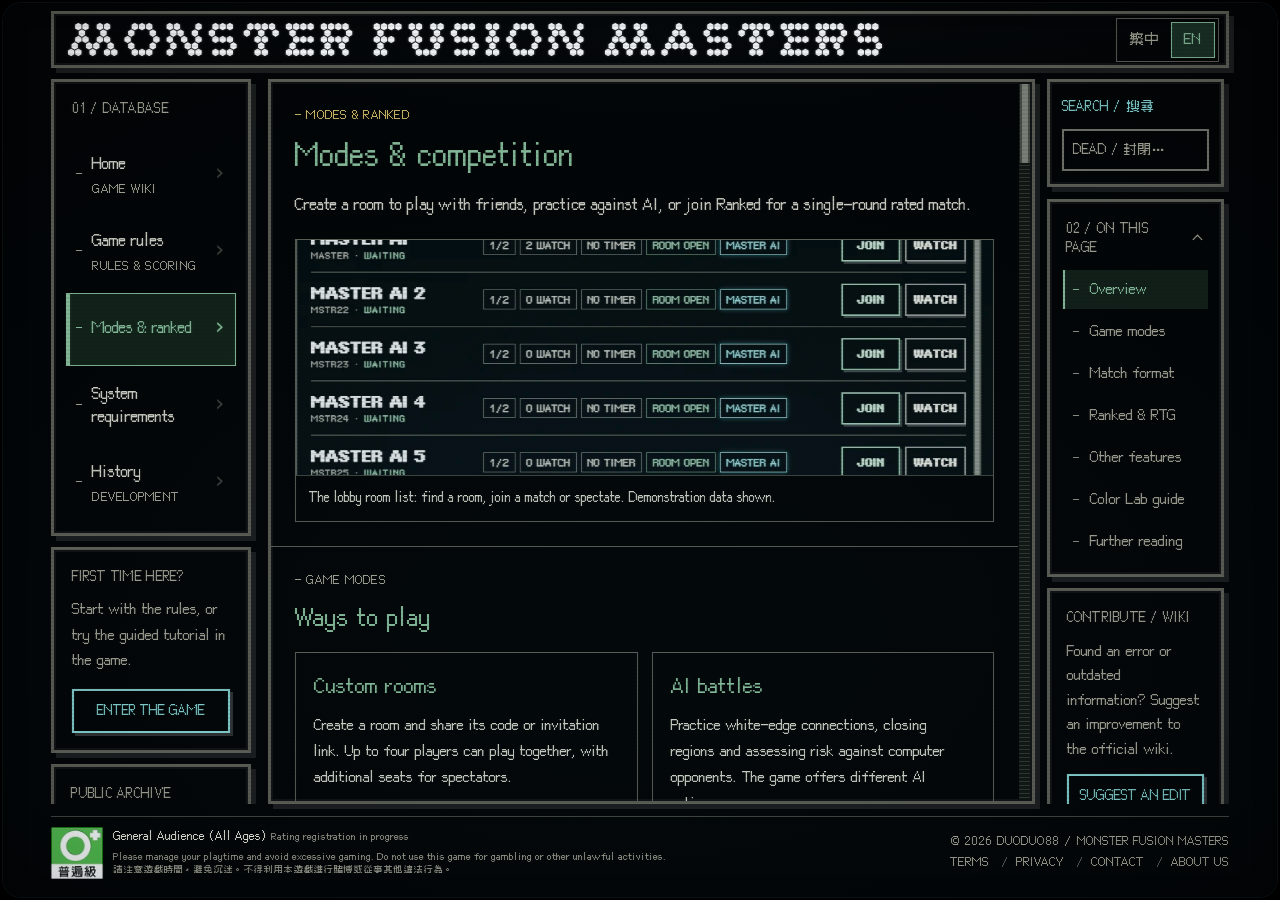
<file: docs/modes.html>
<!doctype html>
<html lang="zh-Hant">
<head>
  <link rel="canonical" href="https://duoduo-88.github.io/monster-fusion-masters-showcase_MFM/modes.html">
  <meta charset="utf-8">
  <meta name="viewport" content="width=device-width,initial-scale=1">
  <meta name="theme-color" content="#000000">
  <link rel="icon" type="image/png" sizes="500x500" href="./assets/mfm-favicon.png">
  <meta name="description" content="Monster Fusion Masters 模式介紹：自訂房間、多人對戰、AI 對手、Ranked 排位賽、觀戰與重播。">
  <title>模式與競技 | Monster Fusion Masters Wiki</title>
  <link rel="alternate" hreflang="zh-Hant" href="https://duoduo-88.github.io/monster-fusion-masters-showcase_MFM/modes.html">
  <link rel="alternate" hreflang="en" href="https://duoduo-88.github.io/monster-fusion-masters-showcase_MFM/en/modes.html">
  <link rel="preload" href="./fonts/mfm-reading.ttf" as="font" type="font/ttf" crossorigin>
  <link rel="stylesheet" href="./wiki.css?v=20261026-rating-spacing">
  <script data-wiki-font-boot="1">
    (() => {
      "use strict";
      if (!document.fonts?.load) return;

      const root = document.documentElement;
      root.classList.add("wiki-fonts-loading");
      const reveal = () => {
        clearTimeout(timeout);
        root.classList.remove("wiki-fonts-loading");
      };
      // Keep the articles accessible if the font server fails or stalls.
      const timeout = setTimeout(reveal, 5000);
      const pageReady = new Promise(resolve => addEventListener("load", resolve, {once:true}));
      Promise.allSettled([document.fonts.load('16px "Cubic 11"', "遊戲Game"), pageReady]).then(reveal);
    })();
  </script>
  <script src="./wiki-navigation.js?v=20261025-requirements1" defer></script>
  <script src="./wiki.js?v=20261102-browser-language" defer></script>
  <script src="./wiki-media.js?v=20261018-partial1" defer></script>
  <script src="./wiki-search-index.js?v=20261102-color-lab" defer></script>
  <script src="./wiki-search.js?v=20261018-partial1" defer></script>
</head>
<body>
  <div class="wiki-loading-overlay" role="status" aria-label="載入中"><i class="mfm-loading-hexes" aria-hidden="true"><b></b><b></b><b></b></i></div>
  <a class="skip-link" href="#main-content">跳至主要內容</a>
  <div class="site-shell">
    <header class="site-head frame">
      <a class="brand" href="./index.html" aria-label="Monster Fusion Masters · 百科首頁"><img src="./assets/mfm-wordmark.svg?v=20261018-white1" alt="Monster Fusion Masters" width="814.02" height="32.58"><span class="brand-tag">OFFICIAL<br>WIKI</span></a>
      <div class="head-actions">
        <nav class="language-switch" aria-label="語言切換">
          <a href="./modes.html?lang=zh-Hant" data-language="zh-Hant" lang="zh-Hant" hreflang="zh-Hant" aria-current="true" aria-label="繁體中文">繁中</a>
          <a href="./en/modes.html?lang=en" data-language="en" lang="en" hreflang="en" aria-label="English">EN</a>
        </nav>
      </div>
    </header>
    <div class="layout">
      <aside class="left-rail">
        <nav class="site-nav frame" aria-label="百科分類"><div class="panel-label">01 / 百科目錄</div><a class="nav-link" href="./index.html"><span class="nav-index">-</span><span>首頁<small>GAME WIKI</small></span><span class="nav-arrow" aria-hidden="true">›</span></a><a class="nav-link" href="./rules.html"><span class="nav-index">-</span><span>遊戲規則<small>RULES & SCORING</small></span><span class="nav-arrow" aria-hidden="true">›</span></a><a class="nav-link" href="./modes.html" aria-current="page"><span class="nav-index">-</span><span>模式與競技<small>MODES & RANKED</small></span><span class="nav-arrow" aria-hidden="true">›</span></a><a class="nav-link" href="./requirements.html"><span class="nav-index">-</span><span>系統需求<small>SYSTEM REQUIREMENTS</small></span><span class="nav-arrow" aria-hidden="true">›</span></a><a class="nav-link" href="./history.html"><span class="nav-index">-</span><span>開發歷史<small>DEVELOPMENT</small></span><span class="nav-arrow" aria-hidden="true">›</span></a></nav>
        <div class="rail-note frame"><span class="panel-label">第一次遊玩？</span><p>從規則開始，或在遊戲裡跟著新手教學走一回合。</p><a class="pixel-btn cyan" href="https://monsterfusionmasters.com/">進入遊戲</a></div>
        <div class="reference-card frame"><span class="panel-label">公開資料</span><p>原創桌遊，持續進化。</p><a href="https://github.com/duoduo-88/monster-fusion-masters-showcase_MFM">SHOWCASE</a><a href="./history.html#sources">資料來源</a><a href="https://github.com/duoduo-88/monster-fusion-masters-showcase_MFM/releases/latest">桌面版下載</a></div>
      </aside>
      <main class="page frame wiki-scroll-rail" id="main-content" tabindex="-1">
<section class="hero" id="overview">
  <span class="eyebrow">- MODES & RANKED</span>
  <h1>模式與競技</h1>
  <p>你可以用房間與朋友對弈、練習 AI 戰術，或透過 Ranked 參與一局定勝負的積分對戰。</p>
<figure class="guide-figure intro-visual"><img class="" src="./assets/media/lobby-room-list.webp" alt="大廳房間列表：尋找房間、加入對局或進入觀戰。畫面為示範資料。" width="975" height="694" loading="lazy" decoding="async"><figcaption>大廳房間列表：尋找房間、加入對局或進入觀戰。畫面為示範資料。</figcaption></figure></section>
<section class="section" id="game-modes">
  <span class="eyebrow">GAME MODES / 遊玩方式</span>
  <h2>主要遊戲模式</h2>
  <div class="card-grid">
    <div class="mode-card"><span class="eyebrow">- CUSTOM ROOM</span><h3>自訂房間</h3><p>建立房間、分享房間代碼與邀請連結，最多四位玩家同場對弈，另可安排觀戰。</p></div>
    <div class="mode-card"><span class="eyebrow">- AI BATTLE</span><h3>AI 對戰</h3><p>與電腦對手交手，練習白邊連通、封閉得分與風險判斷；遊戲提供不同 AI 選項。</p></div>
    <div class="mode-card"><span class="eyebrow">- RANKED</span><h3>積分對戰</h3><p>進入配對系統，按勝負與對手評分計算 RTG 變動，並參與當季排行。</p></div>
    <div class="mode-card"><span class="eyebrow">- KNOCKOUT</span><h3>淘汰賽</h3><p>依賽事籤表進行對局，逐輪晉級；與 Ranked 的評分配對屬於不同賽制。</p></div>
  </div>
</section>
<section class="section" id="rounds">
  <span class="eyebrow">MATCH FORMAT / 局數</span>
  <h2>一局與三局的差異</h2>
  <div class="table-wrap" tabindex="0" role="region" aria-label="可橫向捲動的資料表"><table class="data-table"><thead><tr><th scope="col">類型</th><th scope="col">局數</th><th scope="col">說明</th></tr></thead><tbody>
    <tr><td>Ranked</td><td>1 局</td><td>當局結果直接決定該場對戰結果。</td></tr>
    <tr><td>一般對戰／AI 對戰</td><td>3 局</td><td>以三局累積總分結算；雙人總分相同時可為平手。</td></tr>
    <tr><td>淘汰賽</td><td>3 局</td><td>依序比較總分、局勝數；仍相同時抽棋決定晉級。</td></tr>
  </tbody></table></div>
  <p>一局制不代表使用不同的落子或封閉計分方式；差別在於對戰結果的判定時機。</p>
  <h3>三局總分與「局勝」標記</h3>
  <p>三局制會把每局取得的分數累積成整場總分；並不是先贏兩局就直接獲勝。畫面上玩家姓名旁的「局勝」小標記，記錄該玩家已贏下幾局。</p>
  <p>在淘汰賽中，單局得分較高者獲得 1 次局勝；該局同分時，雙方都不增加局勝數。局勝數是整場總分相同時的第二順位判定。</p>
  <h3>淘汰賽三局結束後，如何決定晉級？</h3>
  <ol>
    <li><strong>先比三局累積總分：</strong>總分較高者晉級；即使局勝數較少，只要總分較高，仍然獲勝。</li>
    <li><strong>總分相同，再比局勝數：</strong>贏下較多局的玩家晉級。例如同為 30 分，局勝 2 次的玩家勝過局勝 1 次的玩家。</li>
    <li><strong>總分與局勝數都相同，重新抽棋：</strong>雙方從四枚隱藏白邊數的棋子中，各選一枚不同的棋子；四枚棋子分別有 1、2、3、4 條白邊，揭曉後白邊數較多者晉級。逾時未選時，系統會自動代選。</li>
  </ol>
  <div class="note"><strong>抽棋只決定淘汰賽晉級：</strong>不會加打第四局，也不會改動三局已累積的分數。一般雙人／AI 對戰允許總分平手，不套用這套晉級抽棋流程；Ranked 的單局同分也可結算為平手。</div>
<figure class="guide-figure small-detail"><img class="" src="./assets/media/match-status.webp" alt="對局中的 ROUND 顯示目前局數；圖例為一般三局制。" width="140" height="78" loading="lazy" decoding="async"><figcaption>對局中的 ROUND 顯示目前局數；圖例為一般三局制。</figcaption></figure></section>
<section class="section" id="ranked">
  <span class="eyebrow">RATING / RTG</span>
  <h2>Ranked 與 RTG</h2>
  <p>Ranked 的評分使用 Elo 系統。新帳號起始評分為 <strong>1200 RTG</strong>，前 <strong>10 場</strong>屬於定位期，評分可能較明顯波動。之後仍會依雙方分數與比賽結果調整。</p>
  <div class="visual-heading"><span class="panel-label">目前遊戲 CLASSIC 徽章組</span></div><div class="rank-grid"><figure class="rank-card"><img class="" src="./assets/media/rank-bronze.webp" data-animation="./assets/media/rank-bronze.animated.webp" data-still="./assets/media/rank-bronze.webp" alt="Bronze 遊戲內動態階級徽章" width="224" height="224" loading="lazy" decoding="async"><figcaption><h3>Bronze</h3><strong class="rank-rating">< 1100 RTG</strong><span>未完成定位期時暫歸此級</span></figcaption></figure><figure class="rank-card"><img class="" src="./assets/media/rank-silver.webp" data-animation="./assets/media/rank-silver.animated.webp" data-still="./assets/media/rank-silver.webp" alt="Silver 遊戲內動態階級徽章" width="224" height="224" loading="lazy" decoding="async"><figcaption><h3>Silver</h3><strong class="rank-rating">1100+ RTG</strong><span>完成定位期</span></figcaption></figure><figure class="rank-card"><img class="" src="./assets/media/rank-gold.webp" data-animation="./assets/media/rank-gold.animated.webp" data-still="./assets/media/rank-gold.webp" alt="Gold 遊戲內動態階級徽章" width="224" height="224" loading="lazy" decoding="async"><figcaption><h3>Gold</h3><strong class="rank-rating">1200+ RTG</strong><span>完成定位期</span></figcaption></figure><figure class="rank-card"><img class="" src="./assets/media/rank-platinum.webp" data-animation="./assets/media/rank-platinum.animated.webp" data-still="./assets/media/rank-platinum.webp" alt="Platinum 遊戲內動態階級徽章" width="224" height="224" loading="lazy" decoding="async"><figcaption><h3>Platinum</h3><strong class="rank-rating">1300+ RTG</strong><span>完成定位期</span></figcaption></figure><figure class="rank-card"><img class="" src="./assets/media/rank-diamond.webp" data-animation="./assets/media/rank-diamond.animated.webp" data-still="./assets/media/rank-diamond.webp" alt="Diamond 遊戲內動態階級徽章" width="224" height="224" loading="lazy" decoding="async"><figcaption><h3>Diamond</h3><strong class="rank-rating">1450+ RTG</strong><span>完成定位期</span></figcaption></figure><figure class="rank-card"><img class="" src="./assets/media/rank-master.webp" data-animation="./assets/media/rank-master.animated.webp" data-still="./assets/media/rank-master.webp" alt="Master 遊戲內動態階級徽章" width="224" height="224" loading="lazy" decoding="async"><figcaption><h3>Master</h3><strong class="rank-rating">1600+ RTG</strong><span>至少 30 場已完成對戰</span></figcaption></figure></div><div class="placement-state"><img class="" src="./assets/media/rank-placement.webp" alt="定位期狀態徽章" width="224" height="224" loading="lazy" decoding="async"><div><strong>定位期</strong><p>前 10 場的評分狀態，與六個正式階級分開呈現。</p></div></div>
  <div class="note"><strong>關於顯示：</strong>定位期是評分狀態，不代表額外的正式段位。階級、徽章與賽季展示可能持續調整，請以遊戲內當季資訊為準。</div>
</section>
<section class="section" id="features">
  <span class="eyebrow">TOOLS / OTHER FEATURES</span>
  <h2>輔助功能</h2>
  <ul>
    <li><strong>新手教學：</strong>引導初次遊玩的玩家了解棋盤與對戰流程。</li>
    <li><strong>觀戰：</strong>不進入玩家席也能觀看進行中的房間對局。</li>
    <li><strong>重播：</strong>觀看與回顧已保存的對局。</li>
    <li><strong><a href="#color-lab">色彩實驗室：</a></strong>調整個人棋子顏色、圖案與視覺樣式，跟著教學製作並套用配色。</li>
    <li><strong>玩家歷史與徽章：</strong>在玩家資料中查看賽季及活動相關紀錄。</li>
  </ul>
  <p>所有功能是否開放、可用數量與限制可能隨遊戲更新調整。</p>
<div class="feature-gallery"><figure class="guide-figure "><img class="" src="./assets/media/spectator-seats.webp" alt="房間有獨立的 WATCH 觀戰席。" width="618" height="305" loading="lazy" decoding="async"><figcaption>房間有獨立的 WATCH 觀戰席。</figcaption></figure><figure class="guide-figure "><img class="" src="./assets/media/game-log.webp" alt="對局紀錄：依回合追蹤落子與得分。" width="260" height="304" loading="lazy" decoding="async"><figcaption>對局紀錄：依回合追蹤落子與得分。</figcaption></figure></div></section>
<section class="section" id="color-lab">
  <h2>色彩實驗室教學</h2>
  <p>Color Lab 可以製作棋子的配色與圖案，並在練習棋盤上試看。這些設定改變外觀，遊戲的合法落子、連通與計分規則維持相同。</p>
  <figure class="guide-figure"><img src="./assets/media/color-lab-guide.png" alt="Color Lab 操作介面：左側練習棋盤與手牌，右側色彩庫、色彩控制、代碼與儲存按鈕。" width="1600" height="1200" loading="lazy" decoding="async"><figcaption>先從色彩庫挑一個樣式，再用右側控制項調整。<a href="./assets/media/color-lab-guide.png" target="_blank" rel="noopener noreferrer">放大操作畫面</a></figcaption></figure>

  <h3>1. 開啟並選擇起始樣式</h3>
  <p>先以正式帳號登入遊戲，從大廳點選「色彩實驗室（COLOR LAB）」，或在房間新增色彩的視窗點「開啟色彩實驗室（OPEN COLOR LAB）」。也可直接<a href="https://monsterfusionmasters.com/color-lab" target="_blank" rel="noopener noreferrer">開啟 Color Lab</a>；尚未登入時會返回登入頁。在「色彩庫（PALETTE LIBRARY）」點選一枚官方或已儲存色票，作為編輯起點。</p>

  <h3>2. 調整顏色與圖案</h3>
  <div class="table-wrap"><table class="data-table"><thead><tr><th scope="col">控制項</th><th scope="col">怎麼使用</th></tr></thead><tbody>
    <tr><td>樣式（PATTERN）</td><td>選擇純色、條紋、波紋、迷彩等圖案。先選圖案，再微調細節。</td></tr>
    <tr><td>基底／強調色（BASE / ACCENT）</td><td>點顏色方塊，使用色環與中央色塊選色後按「確定（CONFIRM）」；也可輸入 HEX 色碼。純色樣式會停用不需要的強調色、尺寸與比例。</td></tr>
    <tr><td>尺寸／強調比例／角度／粗糙度（SIZE / ACCENT AMOUNT / ANGLE / ROUGH）</td><td>調整圖案的大小、強調色比例、方向與紋理變化，邊調邊看棋子效果。</td></tr>
    <tr><td>種子／隨機（SEED / RANDOM）</td><td>保留配色、改變紋理分布。喜歡目前的分布時，可記住種子，或直接保留完整色彩代碼。</td></tr>
    <tr><td>進階設定（ADVANCED SETTINGS）</td><td>展開目前圖案的細部參數；可調整項目隨樣式不同。初次使用可先完成基本調整。</td></tr>
  </tbody></table></div>

  <h3>3. 在棋盤上試看</h3>
  <p>選取下方手牌，用 LEFT／RIGHT 旋轉棋子，在左側棋盤試看或放置。比較單顆棋子與相鄰棋子的辨識度，再繼續調整配色。REF 可更換測試手牌；RESET 可清空棋盤重新試看。</p>

  <h3>4. 儲存到 Lab 色彩庫</h3>
  <p>按「儲存色彩（SAVE COLOR）」，將目前設計加入這個瀏覽環境的 Lab 色彩庫，最多可儲存 64 個自訂色彩。之後點選色票即可繼續編輯；自訂色票可拖曳排序、按右鍵刪除。官方色彩已經在庫中，相同設計不會重複儲存。</p>

  <h3>5. 複製、分享或載入設計</h3>
  <p>按「複製（COPY）」取得完整的 <code>MFMPC1...</code> 色彩代碼，貼到文字檔備份或分享給朋友。若瀏覽器無法自動複製，代碼會被選取，可手動複製。要開啟別人的設計，將完整代碼貼入「色彩代碼（COLOR CODE）」，再按「載入（LOAD）」；想保留到 Lab 色彩庫時，還要再按 SAVE COLOR。</p>
  <div class="note"><strong>色彩代碼與 HEX 不同：</strong>HEX 只代表一個顏色；MFMPC1 代碼包含整套圖案、配色與材質設定。分享時請複製完整代碼。</div>

  <h3>6. 在對戰房間套用</h3>
  <ol>
    <li>在 Lab 按 COPY，取得要使用的色彩代碼。</li>
    <li>以正式帳號登入遊戲並進入房間，在「玩家色彩（PLAYER COLOR）」色票列按 <strong>＋</strong>。</li>
    <li>將代碼貼入「新增玩家色彩（ADD PLAYER COLOR）」視窗，按「新增（ADD）」。</li>
    <li>點選色票列中新加入的色票，選為本場玩家配色。</li>
  </ol>
  <div class="note"><strong>儲存與套用是兩個步驟：</strong>SAVE COLOR 儲存到 Lab 色彩庫；房間的「＋ → 新增 → 選取」才會套用到對戰。房間自訂配色依這個瀏覽環境、帳號與當前賽季保存，新賽季需要重新加入。Lab 色彩庫另行保存，不隨房間的賽季清單一起清除。</div>

  <h3>常見問題</h3>
  <ul>
    <li><strong>換電腦、換瀏覽器或改用桌面版找不到色彩？</strong>色彩庫存於本機瀏覽環境，不會隨帳號自動同步。使用完整代碼搬移；清除網站資料也可能移除本機色彩庫。</li>
    <li><strong>代碼無法載入？</strong>確認貼上的是完整 MFMPC1 代碼，而不是 HEX 色碼、截斷的預覽文字或一張圖片。</li>
    <li><strong>顯示色彩已存在或色彩庫已滿？</strong>已儲存的設計可直接選取；達到上限時，先備份代碼再刪除不需要的自訂色票。</li>
    <li><strong>編輯後要離開？</strong>先儲存或複製代碼。尚未儲存的設計離開時會提示確認。</li>
  </ul>
</section>

<section class="section" id="next"><span class="eyebrow">NEXT / 相關頁面</span><h2>進一步閱讀</h2><p><a href="./rules.html">遊戲核心規則與封閉計分 →</a></p><p><a href="https://monsterfusionmasters.com/">立即進入 MFM 線上遊戲 </a></p></section>
</main>
      <aside class="right-rail">
        <section class="search-panel frame" data-wiki-search hidden aria-label="搜尋百科">
          <form role="search" aria-label="搜尋百科">
            <label class="panel-label" for="wiki-search-input">搜尋 / SEARCH</label>
            <div class="search-field"><input id="wiki-search-input" type="search" placeholder="封閉 / DEAD…" autocomplete="off" spellcheck="false" maxlength="160" aria-controls="wiki-search-results"><button class="search-clear" type="button" aria-label="清除搜尋" hidden>×</button></div>
            
          </form>
          <p class="search-status" role="status" aria-live="polite" aria-atomic="true" hidden></p>
          <ol class="search-results" id="wiki-search-results" hidden></ol>
        </section>
        <nav class="contents-panel frame" aria-label="本頁章節"><details open><summary class="panel-label">02 / 本頁章節<span class="collapse-icon" aria-hidden="true"></span></summary><ol class="toc"><li><a href="#overview"><span aria-hidden="true">-</span>模式簡介</a></li><li><a href="#game-modes"><span aria-hidden="true">-</span>遊戲模式</a></li><li><a href="#rounds"><span aria-hidden="true">-</span>對局局數</a></li><li><a href="#ranked"><span aria-hidden="true">-</span>Ranked 與 RTG</a></li><li><a href="#features"><span aria-hidden="true">-</span>輔助功能</a></li><li><a href="#color-lab"><span aria-hidden="true">-</span>色彩實驗室教學</a></li><li><a href="#next"><span aria-hidden="true">-</span>延伸閱讀</a></li></ol></details></nav>
      
        <section class="reference-card frame wiki-contribution" aria-label="百科修訂建議"><span class="panel-label">協助完善 MFM WIKI</span><p>發現內容錯誤、過時或有補充建議？歡迎提出修訂建議。</p><a class="pixel-btn cyan" href="https://github.com/duoduo-88/monster-fusion-masters-showcase_MFM/issues/new?template=wiki-suggestion.yml" target="_blank" rel="noopener noreferrer">提出修訂建議</a></section>
      </aside>
    </div>
    <footer class="site-footer"><div class="rating-summary" aria-label="台灣遊戲分級資訊"><img class="rating-symbol" src="./assets/rating-general.webp" alt="普遍級遊戲分級標誌" width="52" height="52"><div class="rating-copy"><div class="rating-title">普遍級｜適合所有年齡 <span class="rating-pending">分級登錄中</span></div><div class="rating-warning">請注意遊戲時間，避免沉迷。不得利用本遊戲進行賭博或從事其他違法行為。</div></div></div><div class="footer-meta"><div class="footer-copyright" aria-label="© 2026 DUODUO88 / MONSTER FUSION MASTERS"><span>© 2026</span><span>DUODUO88</span><span>/</span><span>MONSTER FUSION MASTERS</span></div><nav class="footer-nav" aria-label="法律與網站資訊"><a href="https://monsterfusionmasters.com/terms?from=wiki&amp;lang=zh-Hant">使用條款</a><a href="https://monsterfusionmasters.com/privacy?from=wiki&amp;lang=zh-Hant">隱私政策</a><a href="https://github.com/duoduo-88/monster-fusion-masters-showcase_MFM/issues/new/choose" target="_blank" rel="noopener noreferrer">聯絡</a><a href="./about.html">關於我們</a></nav></div></footer>
  </div>
<script src="./crt-filter-v2.js?v=20261026-rating-clear"></script>
</body>
</html>
</file>
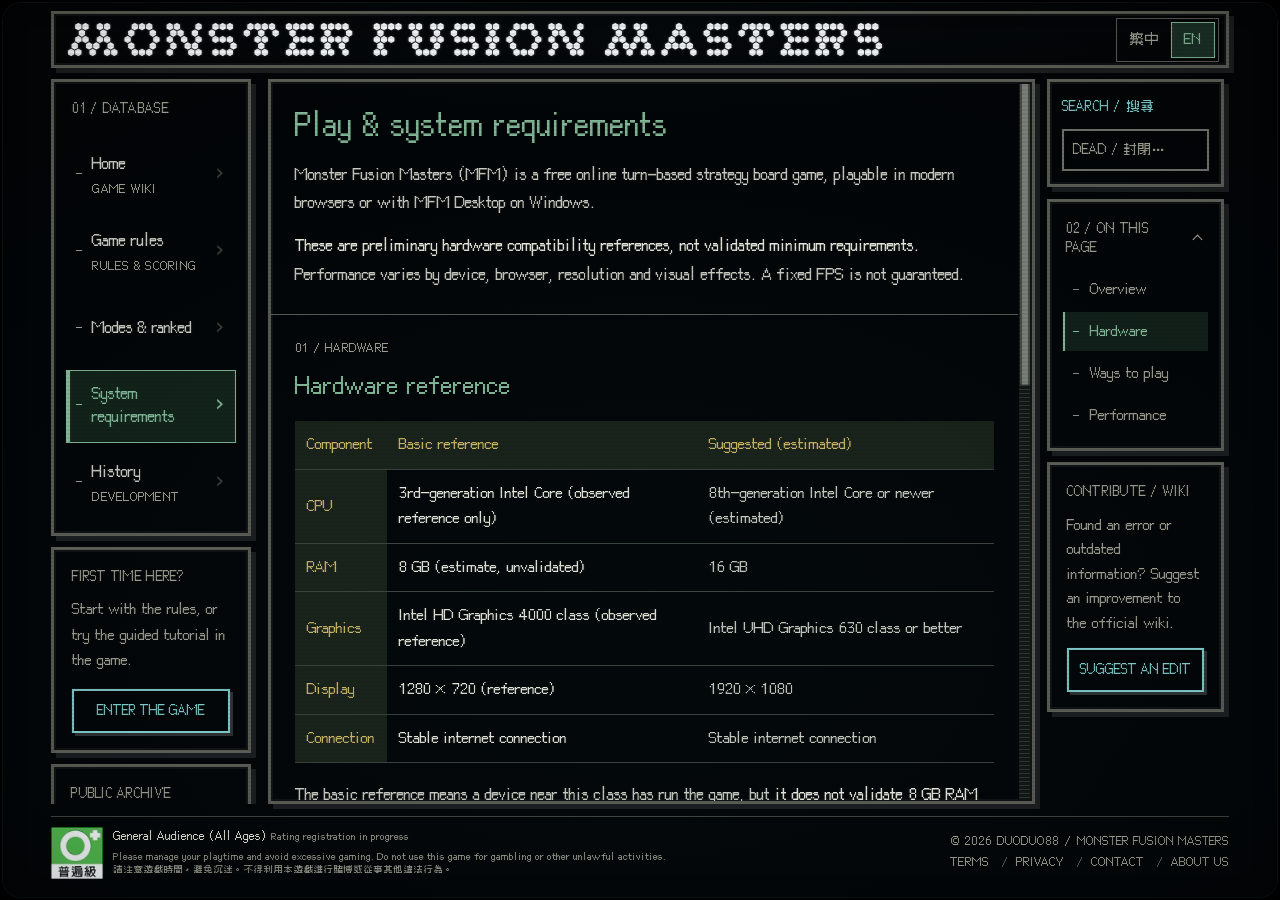
<file: docs/requirements.html>
<!doctype html>
<html lang="zh-Hant">
<head>
  <link rel="canonical" href="https://duoduo-88.github.io/monster-fusion-masters-showcase_MFM/requirements.html">
  <meta charset="utf-8">
  <meta name="viewport" content="width=device-width,initial-scale=1">
  <meta name="theme-color" content="#000000">
  <link rel="icon" type="image/png" sizes="500x500" href="./assets/mfm-favicon.png">
  <meta name="description" content="MFM 系統需求、Windows WebView2 桌面版與實測效能參考。配備規格為初步估算。">
  <title>系統需求 | Monster Fusion Masters Wiki</title>
  <link rel="alternate" hreflang="zh-Hant" href="https://duoduo-88.github.io/monster-fusion-masters-showcase_MFM/requirements.html">
  <link rel="alternate" hreflang="en" href="https://duoduo-88.github.io/monster-fusion-masters-showcase_MFM/en/requirements.html">
  <link rel="preload" href="./fonts/mfm-reading.ttf" as="font" type="font/ttf" crossorigin>
  <link rel="stylesheet" href="./wiki.css?v=20261026-rating-spacing">
  <script data-wiki-font-boot="1">
    (() => {
      "use strict";
      if (!document.fonts?.load) return;

      const root = document.documentElement;
      root.classList.add("wiki-fonts-loading");
      const reveal = () => {
        clearTimeout(timeout);
        root.classList.remove("wiki-fonts-loading");
      };
      // Keep the articles accessible if the font server fails or stalls.
      const timeout = setTimeout(reveal, 5000);
      const pageReady = new Promise(resolve => addEventListener("load", resolve, {once:true}));
      Promise.allSettled([document.fonts.load('16px "Cubic 11"', "遊戲Game"), pageReady]).then(reveal);
    })();
  </script>
  <script src="./wiki-navigation.js?v=20261025-requirements1" defer></script>
  <script src="./wiki.js?v=20261102-browser-language" defer></script>
  <script src="./wiki-media.js?v=20261018-partial1" defer></script>
  <script src="./wiki-search-index.js?v=20261102-color-lab" defer></script>
  <script src="./wiki-search.js?v=20261018-partial1" defer></script>
</head>
<body>
  <div class="wiki-loading-overlay" role="status" aria-label="載入中"><i class="mfm-loading-hexes" aria-hidden="true"><b></b><b></b><b></b></i></div>
  <a class="skip-link" href="#main-content">跳至主要內容</a>
  <div class="site-shell">
    <header class="site-head frame">
      <a class="brand" href="./index.html" aria-label="Monster Fusion Masters · 百科首頁"><img src="./assets/mfm-wordmark.svg?v=20261018-white1" alt="Monster Fusion Masters" width="814.02" height="32.58"><span class="brand-tag">OFFICIAL<br>WIKI</span></a>
      <div class="head-actions">
        <nav class="language-switch" aria-label="語言切換">
          <a href="./requirements.html?lang=zh-Hant" data-language="zh-Hant" lang="zh-Hant" hreflang="zh-Hant" aria-current="true" aria-label="繁體中文">繁中</a>
          <a href="./en/requirements.html?lang=en" data-language="en" lang="en" hreflang="en" aria-label="English">EN</a>
        </nav>
      </div>
    </header>
    <div class="layout">
      <aside class="left-rail">
        <nav class="site-nav frame" aria-label="百科分類"><div class="panel-label">01 / 百科目錄</div><a class="nav-link" href="./index.html"><span class="nav-index">-</span><span>首頁<small>GAME WIKI</small></span><span class="nav-arrow" aria-hidden="true">›</span></a><a class="nav-link" href="./rules.html"><span class="nav-index">-</span><span>遊戲規則<small>RULES & SCORING</small></span><span class="nav-arrow" aria-hidden="true">›</span></a><a class="nav-link" href="./modes.html"><span class="nav-index">-</span><span>模式與競技<small>MODES & RANKED</small></span><span class="nav-arrow" aria-hidden="true">›</span></a><a class="nav-link" href="./requirements.html" aria-current="page"><span class="nav-index">-</span><span>系統需求<small>SYSTEM REQUIREMENTS</small></span><span class="nav-arrow" aria-hidden="true">›</span></a><a class="nav-link" href="./history.html"><span class="nav-index">-</span><span>開發歷史<small>DEVELOPMENT</small></span><span class="nav-arrow" aria-hidden="true">›</span></a></nav>
        <div class="rail-note frame"><span class="panel-label">第一次遊玩？</span><p>從規則開始，或在遊戲裡跟著新手教學走一回合。</p><a class="pixel-btn cyan" href="https://monsterfusionmasters.com/">進入遊戲</a></div>
        <div class="reference-card frame"><span class="panel-label">公開資料</span><p>原創桌遊，持續進化。</p><a href="https://github.com/duoduo-88/monster-fusion-masters-showcase_MFM">SHOWCASE</a><a href="./history.html#sources">資料來源</a><a href="https://github.com/duoduo-88/monster-fusion-masters-showcase_MFM/releases/latest">桌面版下載</a></div>
      </aside>
      <main class="page frame wiki-scroll-rail" id="main-content" tabindex="-1">
<section class="hero" id="overview"><span class="eyebrow">PLAY / SYSTEM REQUIREMENTS</span><h1>遊玩與系統需求</h1>
<p>Monster Fusion Masters（MFM）是免費線上回合制策略棋盤遊戲，可透過現代瀏覽器或 Windows 的 MFM Desktop 遊玩。</p>
<p><strong>以下是初步硬體相容性參考，不是正式驗證的最低配備。</strong>實際效能取決於瀏覽器、硬體、解析度與畫面特效；不保證固定 FPS。</p></section>
<section class="section" id="hardware"><span class="eyebrow">01 / HARDWARE</span><h2>配備參考</h2>
<div class="table-wrap"><table class="data-table"><thead><tr><th scope="col">項目</th><th scope="col">基本配備參考</th><th scope="col">建議配備（預估）</th></tr></thead><tbody>
<tr><th scope="row">CPU</th><td>Intel Core 第 3 代（僅供實測參考）</td><td>Intel Core 第 8 代以上（預估）</td></tr>
<tr><th scope="row">記憶體</th><td>8 GB（估算，尚未驗證）</td><td>16 GB</td></tr>
<tr><th scope="row">顯示晶片</th><td>Intel HD Graphics 4000 等級（實測參考）</td><td>Intel UHD Graphics 630 等級或以上</td></tr>
<tr><th scope="row">解析度</th><td>1280 × 720（參考）</td><td>1920 × 1080</td></tr>
<tr><th scope="row">網路</th><td>穩定網際網路連線</td><td>穩定網際網路連線</td></tr>
</tbody></table></div>
<p>基本配備參考表示有接近此級別的電腦曾成功執行遊戲，<strong>不代表 8 GB RAM 或所有同級 CPU、GPU 已通過測試</strong>；建議配備也不保證能穩定達到 60 FPS。</p>
<p>顯示提示：若螢幕解析度低於 1920 × 1080（1080p），或 Windows 顯示縮放比例設得較大，導致遊戲介面過大或可見空間不足，可至遊戲內「設定（Settings）」調低「UI Scale」，讓介面縮小以顯示更多內容。此調整主要影響介面大小，不保證能提高 FPS。</p></section>
<section class="section" id="platforms"><span class="eyebrow">02 / PLAY OPTIONS</span><h2>遊玩方式</h2><div class="card-grid">
<article class="mode-card"><span class="eyebrow">BROWSER</span><h3>瀏覽器版</h3><p>建議使用更新版本的 Chrome、Edge 或 Firefox。各瀏覽器的 Canvas 2D、動畫與圖形合成效率可能不同。</p><p><a href="https://monsterfusionmasters.com/">線上遊玩</a></p></article>
<article class="mode-card"><span class="eyebrow">WINDOWS X64</span><h3>MFM Desktop</h3><p>適用 Windows 10／11 64 位元，透過 Microsoft Edge WebView2 執行。需要 WebView2 Evergreen Runtime；完整解壓縮後可直接執行，無須額外安裝 .NET。</p><p><a href="https://github.com/duoduo-88/monster-fusion-masters-showcase_MFM/releases/latest">下載桌面版</a> · <a href="https://developer.microsoft.com/microsoft-edge/webview2/">WebView2 Runtime</a></p></article>
</div></section>
<section class="section" id="performance"><span class="eyebrow">03 / PERFORMANCE</span><h2>實際效能參考</h2>
<p>開發者的一台舊型筆電配備 Intel Core i7-3520M、Intel HD Graphics 4000、16 GB RAM，螢幕為 1366 × 768。使用 MFM Desktop（WebView2）時，一般畫面約 <strong>30 FPS</strong>，大量特效時曾下降到約 <strong>16 FPS</strong>。</p>
<p>這是單一設備與場景的觀察，不是性能保證，也沒有驗證 8 GB RAM 的配備。遊戲提供的 30／60／120 FPS 動畫選項只設定更新率上限，不代表硬體一定能達成對應幀率。</p>
<p>如果畫面不夠流暢，可先嘗試 30 FPS 動畫模式、降低解析度及減少背景程式；Firefox 若表現不佳，也可以試試 Chromium 系列瀏覽器或桌面版。</p></section>
</main>
      <aside class="right-rail">
        <section class="search-panel frame" data-wiki-search hidden aria-label="搜尋百科">
          <form role="search" aria-label="搜尋百科">
            <label class="panel-label" for="wiki-search-input">搜尋 / SEARCH</label>
            <div class="search-field"><input id="wiki-search-input" type="search" placeholder="封閉 / DEAD…" autocomplete="off" spellcheck="false" maxlength="160" aria-controls="wiki-search-results"><button class="search-clear" type="button" aria-label="清除搜尋" hidden>×</button></div>
            
          </form>
          <p class="search-status" role="status" aria-live="polite" aria-atomic="true" hidden></p>
          <ol class="search-results" id="wiki-search-results" hidden></ol>
        </section>
        <nav class="contents-panel frame" aria-label="本頁章節"><details open><summary class="panel-label">02 / 本頁章節<span class="collapse-icon" aria-hidden="true"></span></summary><ol class="toc"><li><a href="#overview"><span aria-hidden="true">-</span>說明</a></li><li><a href="#hardware"><span aria-hidden="true">-</span>硬體配備</a></li><li><a href="#platforms"><span aria-hidden="true">-</span>遊玩方式</a></li><li><a href="#performance"><span aria-hidden="true">-</span>效能參考</a></li></ol></details></nav>
      
        <section class="reference-card frame wiki-contribution" aria-label="百科修訂建議"><span class="panel-label">協助完善 MFM WIKI</span><p>發現內容錯誤、過時或有補充建議？歡迎提出修訂建議。</p><a class="pixel-btn cyan" href="https://github.com/duoduo-88/monster-fusion-masters-showcase_MFM/issues/new?template=wiki-suggestion.yml" target="_blank" rel="noopener noreferrer">提出修訂建議</a></section>
      </aside>
    </div>
    <footer class="site-footer"><div class="rating-summary" aria-label="台灣遊戲分級資訊"><img class="rating-symbol" src="./assets/rating-general.webp" alt="普遍級遊戲分級標誌" width="52" height="52"><div class="rating-copy"><div class="rating-title">普遍級｜適合所有年齡 <span class="rating-pending">分級登錄中</span></div><div class="rating-warning">請注意遊戲時間，避免沉迷。不得利用本遊戲進行賭博或從事其他違法行為。</div></div></div><div class="footer-meta"><div class="footer-copyright" aria-label="© 2026 DUODUO88 / MONSTER FUSION MASTERS"><span>© 2026</span><span>DUODUO88</span><span>/</span><span>MONSTER FUSION MASTERS</span></div><nav class="footer-nav" aria-label="法律與網站資訊"><a href="https://monsterfusionmasters.com/terms?from=wiki&amp;lang=zh-Hant">使用條款</a><a href="https://monsterfusionmasters.com/privacy?from=wiki&amp;lang=zh-Hant">隱私政策</a><a href="https://github.com/duoduo-88/monster-fusion-masters-showcase_MFM/issues/new/choose" target="_blank" rel="noopener noreferrer">聯絡</a><a href="./about.html">關於我們</a></nav></div></footer>
  </div>
<script src="./crt-filter-v2.js?v=20261026-rating-clear"></script>
</body>
</html>
</file>
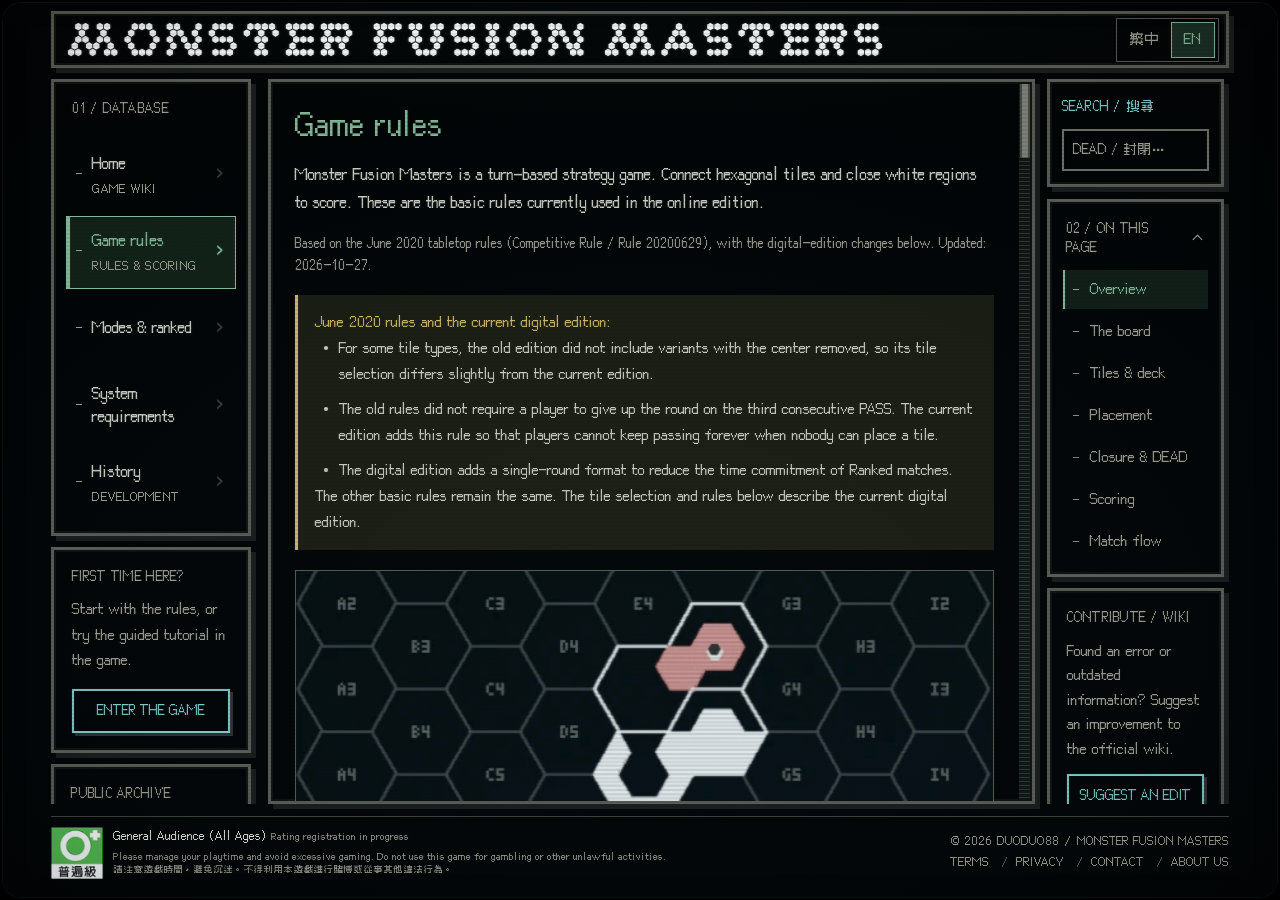
<file: docs/rules.html>
<!doctype html>
<html lang="zh-Hant">
<head>
  <link rel="canonical" href="https://duoduo-88.github.io/monster-fusion-masters-showcase_MFM/rules.html">
  <meta charset="utf-8">
  <meta name="viewport" content="width=device-width,initial-scale=1">
  <meta name="theme-color" content="#000000">
  <link rel="icon" type="image/png" sizes="500x500" href="./assets/mfm-favicon.png">
  <meta name="description" content="Monster Fusion Masters 遊戲規則：認識 61 格六角棋盤、棋子黑白邊連接、合法落子、封閉得分、DEAD 區域與回合流程。">
  <title>遊戲規則 | Monster Fusion Masters Wiki</title>
  <link rel="alternate" hreflang="zh-Hant" href="https://duoduo-88.github.io/monster-fusion-masters-showcase_MFM/rules.html">
  <link rel="alternate" hreflang="en" href="https://duoduo-88.github.io/monster-fusion-masters-showcase_MFM/en/rules.html">
  <link rel="preload" href="./fonts/mfm-reading.ttf" as="font" type="font/ttf" crossorigin>
  <link rel="stylesheet" href="./wiki.css?v=20261026-rating-spacing">
  <script data-wiki-font-boot="1">
    (() => {
      "use strict";
      if (!document.fonts?.load) return;

      const root = document.documentElement;
      root.classList.add("wiki-fonts-loading");
      const reveal = () => {
        clearTimeout(timeout);
        root.classList.remove("wiki-fonts-loading");
      };
      // Keep the articles accessible if the font server fails or stalls.
      const timeout = setTimeout(reveal, 5000);
      const pageReady = new Promise(resolve => addEventListener("load", resolve, {once:true}));
      Promise.allSettled([document.fonts.load('16px "Cubic 11"', "遊戲Game"), pageReady]).then(reveal);
    })();
  </script>
  <script src="./wiki-navigation.js?v=20261025-requirements1" defer></script>
  <script src="./wiki.js?v=20261102-browser-language" defer></script>
  <script src="./wiki-media.js?v=20261018-partial1" defer></script>
  <script src="./wiki-search-index.js?v=20261102-color-lab" defer></script>
  <script src="./wiki-search.js?v=20261018-partial1" defer></script>
</head>
<body>
  <div class="wiki-loading-overlay" role="status" aria-label="載入中"><i class="mfm-loading-hexes" aria-hidden="true"><b></b><b></b><b></b></i></div>
  <a class="skip-link" href="#main-content">跳至主要內容</a>
  <div class="site-shell">
    <header class="site-head frame">
      <a class="brand" href="./index.html" aria-label="Monster Fusion Masters · 百科首頁"><img src="./assets/mfm-wordmark.svg?v=20261018-white1" alt="Monster Fusion Masters" width="814.02" height="32.58"><span class="brand-tag">OFFICIAL<br>WIKI</span></a>
      <div class="head-actions">
        <nav class="language-switch" aria-label="語言切換">
          <a href="./rules.html?lang=zh-Hant" data-language="zh-Hant" lang="zh-Hant" hreflang="zh-Hant" aria-current="true" aria-label="繁體中文">繁中</a>
          <a href="./en/rules.html?lang=en" data-language="en" lang="en" hreflang="en" aria-label="English">EN</a>
        </nav>
      </div>
    </header>
    <div class="layout">
      <aside class="left-rail">
        <nav class="site-nav frame" aria-label="百科分類"><div class="panel-label">01 / 百科目錄</div><a class="nav-link" href="./index.html"><span class="nav-index">-</span><span>首頁<small>GAME WIKI</small></span><span class="nav-arrow" aria-hidden="true">›</span></a><a class="nav-link" href="./rules.html" aria-current="page"><span class="nav-index">-</span><span>遊戲規則<small>RULES & SCORING</small></span><span class="nav-arrow" aria-hidden="true">›</span></a><a class="nav-link" href="./modes.html"><span class="nav-index">-</span><span>模式與競技<small>MODES & RANKED</small></span><span class="nav-arrow" aria-hidden="true">›</span></a><a class="nav-link" href="./requirements.html"><span class="nav-index">-</span><span>系統需求<small>SYSTEM REQUIREMENTS</small></span><span class="nav-arrow" aria-hidden="true">›</span></a><a class="nav-link" href="./history.html"><span class="nav-index">-</span><span>開發歷史<small>DEVELOPMENT</small></span><span class="nav-arrow" aria-hidden="true">›</span></a></nav>
        <div class="rail-note frame"><span class="panel-label">第一次遊玩？</span><p>從規則開始，或在遊戲裡跟著新手教學走一回合。</p><a class="pixel-btn cyan" href="https://monsterfusionmasters.com/">進入遊戲</a></div>
        <div class="reference-card frame"><span class="panel-label">公開資料</span><p>原創桌遊，持續進化。</p><a href="https://github.com/duoduo-88/monster-fusion-masters-showcase_MFM">SHOWCASE</a><a href="./history.html#sources">資料來源</a><a href="https://github.com/duoduo-88/monster-fusion-masters-showcase_MFM/releases/latest">桌面版下載</a></div>
      </aside>
      <main class="page frame wiki-scroll-rail" id="main-content" tabindex="-1">
<section class="hero" id="overview">
  <span class="eyebrow">- GAME RULES</span>
  <h1>遊戲規則</h1>
  <p>《Monster Fusion Masters》是一款運用六角棋子拼接、封閉白色區域取得分數的回合制策略遊戲。以下整理線上版目前採用的基本規則。</p>
  <p class="version-note">規則源自 2020 年 6 月實體版（Competitive Rule / Rule 20200629），現行數位版有以下調整；內容更新日期：2026-10-27。</p>
<div class="note"><strong>2020 年 6 月版與現行數位版的差異：</strong><ul><li>舊版的部分棋子尚未加入「中心去除」的種類，與現行版的棋子配置略有不同。</li><li>舊版沒有硬性規定連續 PASS 第 3 次就自動放棄該局。現行版補上這項規則，避免所有玩家都無法落子時持續 PASS，讓遊戲永遠無法結束。</li><li>數位版為減輕 Ranked 對戰負擔，增加單局制玩法。</li></ul><p>除上述差異外，其餘基本規則一致。以下棋子配置與玩法說明以現行數位版為準。</p></div><figure class="guide-figure intro-visual"><img class="" src="./assets/media/battle-overview.webp" alt="從白邊的連接，到封閉後變成玩家顏色。" width="549" height="613" loading="lazy" decoding="async"><figcaption>從白邊的連接，到封閉後變成玩家顏色。</figcaption></figure></section>

<section class="section" id="board">
  <span class="eyebrow">- BOARD</span>
  <h2>棋盤</h2>
  <p>棋盤由 <strong>61 個六角格</strong>構成，中心向外延伸四圈。每格最多放置一枚棋子，已佔用或超出棋盤的位置不可落子。</p>
  <p>棋盤上的棋子會影響相鄰格的合法方向與連通狀態，因此落子不只是填空格，也會改變後續可行的組合。</p>
<figure class="guide-figure board-map"><img class="" src="./assets/media/board.webp" alt="完整 61 格棋盤：中心一格，向外四圈；座標協助辨認落子位置。" width="894" height="754" loading="lazy" decoding="async"><figcaption>完整 61 格棋盤：中心一格，向外四圈；座標協助辨認落子位置。</figcaption></figure></section>
<section class="section" id="tiles">
  <span class="eyebrow">- TILES</span>
  <h2>棋子與牌庫</h2>
  <p>每枚棋子有六條邊，每條邊為白色或黑色。按照白邊數量，棋子分為 <strong>0 至 6 白邊</strong>的七類；同一類仍可能有不同白邊排列及內部連通形態。</p>
  <div class="table-wrap" tabindex="0" role="region" aria-label="可橫向捲動的資料表"><table class="data-table"><thead><tr><th scope="col">白邊數</th><th scope="col">每局牌庫數量</th></tr></thead>
    <tbody><tr><td>0 邊</td><td>2</td></tr><tr><td>1 邊</td><td>16–30</td></tr><tr><td>2 邊</td><td>8–15</td></tr><tr><td>3 邊</td><td>8–15</td></tr><tr><td>4 邊</td><td>4</td></tr><tr><td>5 邊</td><td>2</td></tr><tr><td>6 邊</td><td>2</td></tr></tbody>
  </table></div>
  <div class="note"><strong>牌庫組成：</strong>1 白邊的棋子數量是 2 白邊／3 白邊各自數量的兩倍；這三類隨當局抽選數量變化。每位玩家手牌最多 5 枚。</div>
<div class="tile-catalog"><figure class="tile-family"><div class="tile-family-label"><strong>0 白邊</strong><span>每局 2</span></div><div class="tile-swatches" style="--sheet-columns:2"><span class="tile-swatch" style="--tile-x:0;--tile-y:0"><img src="./assets/media/tiles-0.webp" alt="0 白邊棋子，圖樣 1" width="200" height="100" loading="lazy" decoding="async"></span><span class="tile-swatch" style="--tile-x:-1;--tile-y:0"><img src="./assets/media/tiles-0.webp" alt="0 白邊棋子，圖樣 2" width="200" height="100" loading="lazy" decoding="async"></span></div></figure><figure class="tile-family"><div class="tile-family-label"><strong>1 白邊</strong><span>每局 16–30</span></div><div class="tile-swatches" style="--sheet-columns:2"><span class="tile-swatch" style="--tile-x:0;--tile-y:0"><img src="./assets/media/tiles-1.webp" alt="1 白邊棋子，圖樣 1" width="200" height="100" loading="lazy" decoding="async"></span><span class="tile-swatch" style="--tile-x:-1;--tile-y:0"><img src="./assets/media/tiles-1.webp" alt="1 白邊棋子，圖樣 2" width="200" height="100" loading="lazy" decoding="async"></span></div></figure><figure class="tile-family"><div class="tile-family-label"><strong>2 白邊</strong><span>每局 8–15</span></div><div class="tile-swatches" style="--sheet-columns:6"><span class="tile-swatch" style="--tile-x:0;--tile-y:0"><img src="./assets/media/tiles-2.webp" alt="2 白邊棋子，圖樣 1" width="600" height="100" loading="lazy" decoding="async"></span><span class="tile-swatch" style="--tile-x:-1;--tile-y:0"><img src="./assets/media/tiles-2.webp" alt="2 白邊棋子，圖樣 2" width="600" height="100" loading="lazy" decoding="async"></span><span class="tile-swatch" style="--tile-x:-2;--tile-y:0"><img src="./assets/media/tiles-2.webp" alt="2 白邊棋子，圖樣 3" width="600" height="100" loading="lazy" decoding="async"></span><span class="tile-swatch" style="--tile-x:-3;--tile-y:0"><img src="./assets/media/tiles-2.webp" alt="2 白邊棋子，圖樣 4" width="600" height="100" loading="lazy" decoding="async"></span><span class="tile-swatch" style="--tile-x:-4;--tile-y:0"><img src="./assets/media/tiles-2.webp" alt="2 白邊棋子，圖樣 5" width="600" height="100" loading="lazy" decoding="async"></span><span class="tile-swatch" style="--tile-x:-5;--tile-y:0"><img src="./assets/media/tiles-2.webp" alt="2 白邊棋子，圖樣 6" width="600" height="100" loading="lazy" decoding="async"></span></div></figure><figure class="tile-family"><div class="tile-family-label"><strong>3 白邊</strong><span>每局 8–15</span></div><div class="tile-swatches" style="--sheet-columns:6"><span class="tile-swatch" style="--tile-x:0;--tile-y:0"><img src="./assets/media/tiles-3.webp" alt="3 白邊棋子，圖樣 1" width="600" height="200" loading="lazy" decoding="async"></span><span class="tile-swatch" style="--tile-x:-1;--tile-y:0"><img src="./assets/media/tiles-3.webp" alt="3 白邊棋子，圖樣 2" width="600" height="200" loading="lazy" decoding="async"></span><span class="tile-swatch" style="--tile-x:-2;--tile-y:0"><img src="./assets/media/tiles-3.webp" alt="3 白邊棋子，圖樣 3" width="600" height="200" loading="lazy" decoding="async"></span><span class="tile-swatch" style="--tile-x:-3;--tile-y:0"><img src="./assets/media/tiles-3.webp" alt="3 白邊棋子，圖樣 4" width="600" height="200" loading="lazy" decoding="async"></span><span class="tile-swatch" style="--tile-x:-4;--tile-y:0"><img src="./assets/media/tiles-3.webp" alt="3 白邊棋子，圖樣 5" width="600" height="200" loading="lazy" decoding="async"></span><span class="tile-swatch" style="--tile-x:-5;--tile-y:0"><img src="./assets/media/tiles-3.webp" alt="3 白邊棋子，圖樣 6" width="600" height="200" loading="lazy" decoding="async"></span><span class="tile-swatch" style="--tile-x:0;--tile-y:-1"><img src="./assets/media/tiles-3.webp" alt="3 白邊棋子，圖樣 7" width="600" height="200" loading="lazy" decoding="async"></span><span class="tile-swatch" style="--tile-x:-1;--tile-y:-1"><img src="./assets/media/tiles-3.webp" alt="3 白邊棋子，圖樣 8" width="600" height="200" loading="lazy" decoding="async"></span></div></figure><figure class="tile-family"><div class="tile-family-label"><strong>4 白邊</strong><span>每局 4</span></div><div class="tile-swatches" style="--sheet-columns:6"><span class="tile-swatch" style="--tile-x:0;--tile-y:0"><img src="./assets/media/tiles-4.webp" alt="4 白邊棋子，圖樣 1" width="600" height="100" loading="lazy" decoding="async"></span><span class="tile-swatch" style="--tile-x:-1;--tile-y:0"><img src="./assets/media/tiles-4.webp" alt="4 白邊棋子，圖樣 2" width="600" height="100" loading="lazy" decoding="async"></span><span class="tile-swatch" style="--tile-x:-2;--tile-y:0"><img src="./assets/media/tiles-4.webp" alt="4 白邊棋子，圖樣 3" width="600" height="100" loading="lazy" decoding="async"></span><span class="tile-swatch" style="--tile-x:-3;--tile-y:0"><img src="./assets/media/tiles-4.webp" alt="4 白邊棋子，圖樣 4" width="600" height="100" loading="lazy" decoding="async"></span><span class="tile-swatch" style="--tile-x:-4;--tile-y:0"><img src="./assets/media/tiles-4.webp" alt="4 白邊棋子，圖樣 5" width="600" height="100" loading="lazy" decoding="async"></span><span class="tile-swatch" style="--tile-x:-5;--tile-y:0"><img src="./assets/media/tiles-4.webp" alt="4 白邊棋子，圖樣 6" width="600" height="100" loading="lazy" decoding="async"></span></div></figure><figure class="tile-family"><div class="tile-family-label"><strong>5 白邊</strong><span>每局 2</span></div><div class="tile-swatches" style="--sheet-columns:2"><span class="tile-swatch" style="--tile-x:0;--tile-y:0"><img src="./assets/media/tiles-5.webp" alt="5 白邊棋子，圖樣 1" width="200" height="100" loading="lazy" decoding="async"></span><span class="tile-swatch" style="--tile-x:-1;--tile-y:0"><img src="./assets/media/tiles-5.webp" alt="5 白邊棋子，圖樣 2" width="200" height="100" loading="lazy" decoding="async"></span></div></figure><figure class="tile-family"><div class="tile-family-label"><strong>6 白邊</strong><span>每局 2</span></div><div class="tile-swatches" style="--sheet-columns:2"><span class="tile-swatch" style="--tile-x:0;--tile-y:0"><img src="./assets/media/tiles-6.webp" alt="6 白邊棋子，圖樣 1" width="200" height="100" loading="lazy" decoding="async"></span><span class="tile-swatch" style="--tile-x:-1;--tile-y:0"><img src="./assets/media/tiles-6.webp" alt="6 白邊棋子，圖樣 2" width="200" height="100" loading="lazy" decoding="async"></span></div></figure></div><p class="visual-note">圖中呈現遊戲內牌庫的各種形態；棋子可以旋轉。圖樣數量不等於每局牌庫張數。</p></section>
<section class="section" id="placement">
  <span class="eyebrow">- PLACEMENT</span>
  <h2>合法落子</h2>
  <ol>
    <li>從手牌選擇一枚棋子，必要時將它旋轉至想要的方向。</li>
    <li>選擇棋盤內尚未被占用的格子。</li>
    <li>所有與既有棋子接觸的邊必須配對：<strong>白邊接白邊、黑邊接黑邊</strong>。</li>
    <li>若任一接觸邊不符，該方向與位置不能落子，需重新選擇。</li>
  </ol>
  <p>遊戲畫面可用落子預覽確認合法位置；手牌也可以重新排列，並不改變棋子的屬性。</p>
<figure class="demo-gallery" data-demo-gallery><div class="figure-label"><span>實際落子示範</span></div><div class="demo-stage"><img class="" src="./assets/media/move-connect.webp" data-animation="./assets/media/move-connect.gif" data-still="./assets/media/move-connect.webp" alt="遊戲內白邊連接與落子示範" width="640" height="380" loading="lazy" decoding="async"></div><figcaption class="demo-caption" aria-live="polite">逐枚落子，讓相鄰白邊連成同一個區域。</figcaption><div class="demo-controls" role="group" aria-label="選擇落子示範"><button type="button" data-demo-src="./assets/media/move-connect.gif" data-demo-still="./assets/media/move-connect.webp" data-demo-caption="逐枚落子，讓相鄰白邊連成同一個區域。" aria-pressed="true">- 連接白邊</button><button type="button" data-demo-src="./assets/media/move-close.gif" data-demo-still="./assets/media/move-close.webp" data-demo-caption="補上最後一枚棋子，封閉的白色區域會轉成玩家顏色。" aria-pressed="false">- 完成封閉</button><button type="button" data-demo-src="./assets/media/move-chain.gif" data-demo-still="./assets/media/move-chain.webp" data-demo-caption="保留出口、延伸區域，再將圖形完整封閉。" aria-pressed="false">- 延伸再封閉</button></div></figure></section>
<section class="section" id="connections">
  <span class="eyebrow">- CONNECTIONS</span>
  <h2>白色連通、封閉與 DEAD</h2>
  <p>白色邊相接後，會依棋子本身的連通形態形成一個或多個白色區域。<strong>不只是相鄰就會合併，還要看棋子內部的白邊是否相通。</strong></p><div class="connection-grid"><figure class="guide-figure connection-example"><img class="" src="./assets/media/connection-open.webp" alt="連通：白邊已接在一起，仍有尚未封閉的出口。" width="332" height="276" loading="lazy" decoding="async"><figcaption>連通：白邊已接在一起，仍有尚未封閉的出口。</figcaption></figure><figure class="guide-figure connection-example"><img class="" src="./assets/media/connection-closed.webp" alt="封閉：所有出口封住，區域轉成玩家顏色並得分。" width="332" height="276" loading="lazy" decoding="async"><figcaption>封閉：所有出口封住，區域轉成玩家顏色並得分。</figcaption></figure><figure class="guide-figure connection-example"><img class="" src="./assets/media/connection-dead.webp" alt="DEAD：白邊通向棋盤外緣，區域變灰；紅邊標示外緣出口。" width="341" height="313" loading="lazy" decoding="async"><figcaption>DEAD：白邊通向棋盤外緣，區域變灰；紅邊標示外緣出口。</figcaption></figure></div>
  <p>當一個白色連通區域沒有任何未封閉的出口時，會形成可計分的封閉圖形。同一個已計分區域不會因重複判定而重複得分。</p>
  <p>若白色連通區域朝棋盤外緣延伸，因出口已無棋盤空格可延續，遊戲會標示為 <strong>DEAD</strong>。DEAD 與成功封閉不同，不能單純當作封閉得分。</p>
<h3 class="subheading">相同白邊排列，也可能有不同連通方式</h3><div class="visual-pair center-comparison"><figure class="guide-figure "><img class="" src="./assets/media/connection-split.webp" alt="中央不連通：兩端白邊屬於不同區域。" width="202" height="202" loading="lazy" decoding="async"><figcaption>中央不連通：兩端白邊屬於不同區域。</figcaption></figure><figure class="guide-figure "><img class="" src="./assets/media/connection-center.webp" alt="中央連通：相同白邊排列可以連成同一區域。" width="202" height="202" loading="lazy" decoding="async"><figcaption>中央連通：相同白邊排列可以連成同一區域。</figcaption></figure></div></section>
<section class="section" id="scoring">
  <span class="eyebrow">- SCORING</span>
  <h2>封閉計分表</h2>
  <p>封閉區域的分數由該白色連通區域涵蓋的<strong>不同棋子格數</strong>決定。</p><p class="visual-note">編號標出不同棋子格；同一格在同一個連通區域中只算一次。以下皆為遊戲實際判定的封閉範例。</p><div class="scoring-gallery"><figure class="score-example"><div class="annotated-board" style="width:min(100%,221.86px)"><img class="" src="./assets/media/score-2.webp" alt="2 枚不同棋子構成一個封閉區域" width="195" height="167" loading="lazy" decoding="async"><span class="tile-number" style="left:33.333%;top:38.922%">1</span><span class="tile-number" style="left:66.667%;top:61.078%">2</span></div><figcaption><strong>2 格 <span aria-hidden="true">→</span> <b>1</b> 分</strong></figcaption></figure><figure class="score-example"><div class="annotated-board" style="width:min(100%,242.16px)"><img class="" src="./assets/media/score-3.webp" alt="3 枚不同棋子構成一個封閉區域" width="260" height="204" loading="lazy" decoding="async"><span class="tile-number" style="left:25.0%;top:31.863%">1</span><span class="tile-number" style="left:50.0%;top:50.0%">2</span><span class="tile-number" style="left:75.0%;top:68.137%">3</span></div><figcaption><strong>3 格 <span aria-hidden="true">→</span> <b>2</b> 分</strong></figcaption></figure><figure class="score-example"><div class="annotated-board" style="width:min(100%,256.22px)"><img class="" src="./assets/media/score-4.webp" alt="4 枚不同棋子構成一個封閉區域" width="325" height="241" loading="lazy" decoding="async"><span class="tile-number" style="left:20.0%;top:26.971%">1</span><span class="tile-number" style="left:40.0%;top:42.324%">2</span><span class="tile-number" style="left:60.0%;top:57.676%">3</span><span class="tile-number" style="left:80.0%;top:73.029%">4</span></div><figcaption><strong>4 格 <span aria-hidden="true">→</span> <b>4</b> 分</strong></figcaption></figure><figure class="score-example"><div class="annotated-board" style="width:min(100%,266.55px)"><img class="" src="./assets/media/score-5.webp" alt="5 枚不同棋子構成一個封閉區域" width="390" height="278" loading="lazy" decoding="async"><span class="tile-number" style="left:16.667%;top:23.381%">1</span><span class="tile-number" style="left:33.333%;top:36.691%">2</span><span class="tile-number" style="left:50.0%;top:50.0%">3</span><span class="tile-number" style="left:66.667%;top:63.309%">4</span><span class="tile-number" style="left:83.333%;top:76.619%">5</span></div><figcaption><strong>5 格 <span aria-hidden="true">→</span> <b>7</b> 分</strong></figcaption></figure><figure class="score-example"><div class="annotated-board" style="width:min(100%,266.55px)"><img class="" src="./assets/media/score-6.webp" alt="6 枚不同棋子構成一個封閉區域" width="390" height="278" loading="lazy" decoding="async"><span class="tile-number" style="left:16.667%;top:23.381%">1</span><span class="tile-number" style="left:33.333%;top:36.691%">2</span><span class="tile-number" style="left:50.0%;top:50.0%">3</span><span class="tile-number" style="left:66.667%;top:63.309%">4</span><span class="tile-number" style="left:83.333%;top:76.619%">5</span><span class="tile-number" style="left:83.333%;top:50.0%">6</span></div><figcaption><strong>6 格 <span aria-hidden="true">→</span> <b>10</b> 分</strong></figcaption></figure><figure class="score-example"><div class="annotated-board" style="width:min(100%,266.55px)"><img class="" src="./assets/media/score-7.webp" alt="7 枚不同棋子構成一個封閉區域" width="390" height="278" loading="lazy" decoding="async"><span class="tile-number" style="left:16.667%;top:23.381%">1</span><span class="tile-number" style="left:33.333%;top:36.691%">2</span><span class="tile-number" style="left:50.0%;top:50.0%">3</span><span class="tile-number" style="left:66.667%;top:63.309%">4</span><span class="tile-number" style="left:83.333%;top:76.619%">5</span><span class="tile-number" style="left:83.333%;top:50.0%">6</span><span class="tile-number" style="left:66.667%;top:36.691%">7</span></div><figcaption><strong>7 格 <span aria-hidden="true">→</span> <b>14</b> 分</strong></figcaption></figure></div>

  <p>1 枚棋子不構成有效得分區域；更大的封閉圖形通常能取得更高分數，但也更需要保留安全的延伸方向。</p>
<details class="score-reference"><summary>展開計分速查表</summary><div class="table-wrap" tabindex="0" role="region" aria-label="可橫向捲動的資料表"><table class="data-table"><thead><tr><th scope="col">封閉區域棋子數</th><th scope="col">得分</th></tr></thead><tbody>
    <tr><td>2</td><td>1</td></tr><tr><td>3</td><td>2</td></tr><tr><td>4</td><td>4</td></tr><tr><td>5</td><td>7</td></tr><tr><td>6</td><td>10</td></tr><tr><td>7 以上</td><td>棋子數 × 2</td></tr>
  </tbody></table></div></details></section>
<section class="section" id="turns">
  <span class="eyebrow">- MATCH FLOW</span>
  <h2>回合、PASS 與對局</h2>
  <p>每局開始時各玩家取得起始手牌；輪到玩家時會依牌庫與手牌上限補牌。玩家可以落子，或在需要時選擇 PASS。</p>
  <p><strong>連續 PASS 達 3 次</strong>，會失去繼續參與該局的資格；已取得的本局分數仍保留。成功落子後，連續 PASS 計數會依遊戲流程重置。</p>
  <p>一般對戰採 <strong>3 局</strong>；Ranked 積分對戰為減輕對戰負擔，採數位版新增的 <strong>1 局</strong>制度。對戰最終結果由實際局數及系統結算規則決定。</p>
  <div class="note"><strong>提醒：</strong>不同模式可設定回合時間；逾時可能自動 PASS。正式對戰判定以當前線上遊戲為準。</div>
  <p><a href="./modes.html">繼續閱讀：模式與 Ranked 制度 →</a></p>
<figure class="guide-figure "><img class="" src="./assets/media/hand-controls.webp" alt="回合操作區：旋轉、選擇手牌、PASS 與確認落子。" width="1100" height="111" loading="lazy" decoding="async"><figcaption>回合操作區：旋轉、選擇手牌、PASS 與確認落子。</figcaption></figure><figure class="guide-figure small-detail"><img class="" src="./assets/media/match-status.webp" alt="對局狀態會顯示目前局數與回合；一般對戰為三局。" width="140" height="78" loading="lazy" decoding="async"><figcaption>對局狀態會顯示目前局數與回合；一般對戰為三局。</figcaption></figure></section>
</main>
      <aside class="right-rail">
        <section class="search-panel frame" data-wiki-search hidden aria-label="搜尋百科">
          <form role="search" aria-label="搜尋百科">
            <label class="panel-label" for="wiki-search-input">搜尋 / SEARCH</label>
            <div class="search-field"><input id="wiki-search-input" type="search" placeholder="封閉 / DEAD…" autocomplete="off" spellcheck="false" maxlength="160" aria-controls="wiki-search-results"><button class="search-clear" type="button" aria-label="清除搜尋" hidden>×</button></div>
            
          </form>
          <p class="search-status" role="status" aria-live="polite" aria-atomic="true" hidden></p>
          <ol class="search-results" id="wiki-search-results" hidden></ol>
        </section>
        <nav class="contents-panel frame" aria-label="本頁章節"><details open><summary class="panel-label">02 / 本頁章節<span class="collapse-icon" aria-hidden="true"></span></summary><ol class="toc"><li><a href="#overview"><span aria-hidden="true">-</span>規則簡介</a></li><li><a href="#board"><span aria-hidden="true">-</span>棋盤</a></li><li><a href="#tiles"><span aria-hidden="true">-</span>棋子與牌庫</a></li><li><a href="#placement"><span aria-hidden="true">-</span>合法落子</a></li><li><a href="#connections"><span aria-hidden="true">-</span>封閉與 DEAD</a></li><li><a href="#scoring"><span aria-hidden="true">-</span>封閉計分</a></li><li><a href="#turns"><span aria-hidden="true">-</span>回合與對局</a></li></ol></details></nav>
      
        <section class="reference-card frame wiki-contribution" aria-label="百科修訂建議"><span class="panel-label">協助完善 MFM WIKI</span><p>發現內容錯誤、過時或有補充建議？歡迎提出修訂建議。</p><a class="pixel-btn cyan" href="https://github.com/duoduo-88/monster-fusion-masters-showcase_MFM/issues/new?template=wiki-suggestion.yml" target="_blank" rel="noopener noreferrer">提出修訂建議</a></section>
      </aside>
    </div>
    <footer class="site-footer"><div class="rating-summary" aria-label="台灣遊戲分級資訊"><img class="rating-symbol" src="./assets/rating-general.webp" alt="普遍級遊戲分級標誌" width="52" height="52"><div class="rating-copy"><div class="rating-title">普遍級｜適合所有年齡 <span class="rating-pending">分級登錄中</span></div><div class="rating-warning">請注意遊戲時間，避免沉迷。不得利用本遊戲進行賭博或從事其他違法行為。</div></div></div><div class="footer-meta"><div class="footer-copyright" aria-label="© 2026 DUODUO88 / MONSTER FUSION MASTERS"><span>© 2026</span><span>DUODUO88</span><span>/</span><span>MONSTER FUSION MASTERS</span></div><nav class="footer-nav" aria-label="法律與網站資訊"><a href="https://monsterfusionmasters.com/terms?from=wiki&amp;lang=zh-Hant">使用條款</a><a href="https://monsterfusionmasters.com/privacy?from=wiki&amp;lang=zh-Hant">隱私政策</a><a href="https://github.com/duoduo-88/monster-fusion-masters-showcase_MFM/issues/new/choose" target="_blank" rel="noopener noreferrer">聯絡</a><a href="./about.html">關於我們</a></nav></div></footer>
  </div>
<script src="./crt-filter-v2.js?v=20261026-rating-clear"></script>
</body>
</html>
</file>
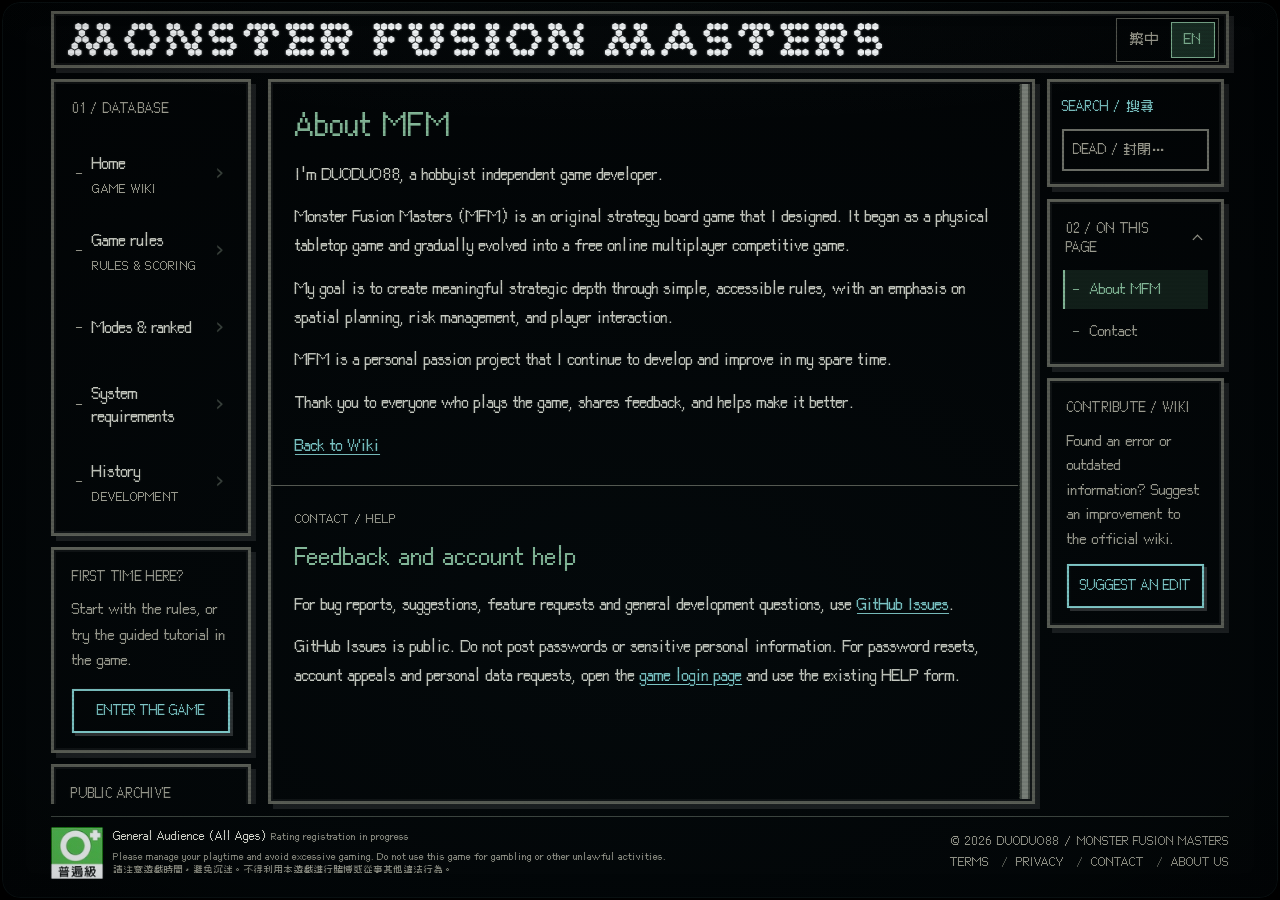
<file: docs/en/about.html>
<!doctype html>
<html lang="en">
<head>
  <link rel="canonical" href="https://duoduo-88.github.io/monster-fusion-masters-showcase_MFM/en/about.html">
  <meta charset="utf-8">
  <meta name="viewport" content="width=device-width,initial-scale=1">
  <meta name="theme-color" content="#000000">
  <link rel="icon" type="image/png" sizes="500x500" href="../assets/mfm-favicon.png">
  <meta name="description" content="About DUODUO88 and Monster Fusion Masters, a personal passion project and original strategy board game.">
  <title>About MFM | Monster Fusion Masters Wiki</title>
  <link rel="alternate" hreflang="zh-Hant" href="https://duoduo-88.github.io/monster-fusion-masters-showcase_MFM/about.html">
  <link rel="alternate" hreflang="en" href="https://duoduo-88.github.io/monster-fusion-masters-showcase_MFM/en/about.html">
  <link rel="preload" href="../fonts/mfm-reading.ttf" as="font" type="font/ttf" crossorigin>
  <link rel="stylesheet" href="../wiki.css?v=20261026-rating-spacing">
  <script data-wiki-font-boot="1">
    (() => {
      "use strict";
      if (!document.fonts?.load) return;

      const root = document.documentElement;
      root.classList.add("wiki-fonts-loading");
      const reveal = () => {
        clearTimeout(timeout);
        root.classList.remove("wiki-fonts-loading");
      };
      // Keep the articles accessible if the font server fails or stalls.
      const timeout = setTimeout(reveal, 5000);
      const pageReady = new Promise(resolve => addEventListener("load", resolve, {once:true}));
      Promise.allSettled([document.fonts.load('16px "Cubic 11"', "遊戲Game"), pageReady]).then(reveal);
    })();
  </script>
  <script src="../wiki-navigation.js?v=20261025-requirements1" defer></script>
  <script src="../wiki.js?v=20261102-browser-language" defer></script>
  <script src="../wiki-media.js?v=20261018-partial1" defer></script>
  <script src="../wiki-search-index.js?v=20261102-color-lab" defer></script>
  <script src="../wiki-search.js?v=20261018-partial1" defer></script>
</head>
<body>
  <div class="wiki-loading-overlay" role="status" aria-label="Loading"><i class="mfm-loading-hexes" aria-hidden="true"><b></b><b></b><b></b></i></div>
  <a class="skip-link" href="#main-content">Skip to content</a>
  <div class="site-shell">
    <header class="site-head frame">
      <a class="brand" href="./index.html" aria-label="Monster Fusion Masters · Wiki home"><img src="../assets/mfm-wordmark.svg?v=20261018-white1" alt="Monster Fusion Masters" width="814.02" height="32.58"><span class="brand-tag">OFFICIAL<br>WIKI</span></a>
      <div class="head-actions">
        <nav class="language-switch" aria-label="Language">
          <a href="../about.html?lang=zh-Hant" data-language="zh-Hant" lang="zh-Hant" hreflang="zh-Hant" aria-label="繁體中文">繁中</a>
          <a href="./about.html?lang=en" data-language="en" lang="en" hreflang="en" aria-current="true" aria-label="English">EN</a>
        </nav>
      </div>
    </header>
    <div class="layout">
      <aside class="left-rail">
        <nav class="site-nav frame" aria-label="Wiki navigation"><div class="panel-label">01 / DATABASE</div><a class="nav-link" href="./index.html"><span class="nav-index">-</span><span>Home<small>GAME WIKI</small></span><span class="nav-arrow" aria-hidden="true">›</span></a><a class="nav-link" href="./rules.html"><span class="nav-index">-</span><span>Game rules<small>RULES & SCORING</small></span><span class="nav-arrow" aria-hidden="true">›</span></a><a class="nav-link" href="./modes.html"><span class="nav-index">-</span><span>Modes &amp; ranked</span><span class="nav-arrow" aria-hidden="true">›</span></a><a class="nav-link" href="./requirements.html"><span class="nav-index">-</span><span>System requirements</span><span class="nav-arrow" aria-hidden="true">›</span></a><a class="nav-link" href="./history.html"><span class="nav-index">-</span><span>History<small>DEVELOPMENT</small></span><span class="nav-arrow" aria-hidden="true">›</span></a></nav>
        <div class="rail-note frame"><span class="panel-label">FIRST TIME HERE?</span><p>Start with the rules, or try the guided tutorial in the game.</p><a class="pixel-btn cyan" href="https://monsterfusionmasters.com/">ENTER THE GAME</a></div>
        <div class="reference-card frame"><span class="panel-label">PUBLIC ARCHIVE</span><p>An original game, still evolving.</p><a href="https://github.com/duoduo-88/monster-fusion-masters-showcase_MFM">SHOWCASE</a><a href="./history.html#sources">SOURCES</a><a href="https://github.com/duoduo-88/monster-fusion-masters-showcase_MFM/releases/latest">DESKTOP DOWNLOAD</a></div>
      </aside>
      <main class="page frame wiki-scroll-rail" id="main-content" tabindex="-1">
<section class="hero" id="overview"><h1>About MFM</h1><p>I'm DUODUO88, a hobbyist independent game developer.</p><p>Monster Fusion Masters (MFM) is an original strategy board game that I designed. It began as a physical tabletop game and gradually evolved into a free online multiplayer competitive game.</p><p>My goal is to create meaningful strategic depth through simple, accessible rules, with an emphasis on spatial planning, risk management, and player interaction.</p><p>MFM is a personal passion project that I continue to develop and improve in my spare time.</p><p>Thank you to everyone who plays the game, shares feedback, and helps make it better.</p><p><a href="./index.html">Back to Wiki</a></p></section>
<section class="section" id="contact"><span class="eyebrow">CONTACT / HELP</span><h2>Feedback and account help</h2><p>For bug reports, suggestions, feature requests and general development questions, use <a href="https://github.com/duoduo-88/monster-fusion-masters-showcase_MFM/issues/new/choose" target="_blank" rel="noopener noreferrer">GitHub Issues</a>.</p><p>GitHub Issues is public. Do not post passwords or sensitive personal information. For password resets, account appeals and personal data requests, open the <a href="https://monsterfusionmasters.com/">game login page</a> and use the existing HELP form.</p></section>
</main>
      <aside class="right-rail">
        <section class="search-panel frame" data-wiki-search hidden aria-label="Search wiki">
          <form role="search" aria-label="Search wiki">
            <label class="panel-label" for="wiki-search-input">SEARCH / 搜尋</label>
            <div class="search-field"><input id="wiki-search-input" type="search" placeholder="DEAD / 封閉…" autocomplete="off" spellcheck="false" maxlength="160" aria-controls="wiki-search-results"><button class="search-clear" type="button" aria-label="Clear search" hidden>×</button></div>
            
          </form>
          <p class="search-status" role="status" aria-live="polite" aria-atomic="true" hidden></p>
          <ol class="search-results" id="wiki-search-results" hidden></ol>
        </section>
        <nav class="contents-panel frame" aria-label="On this page"><details open><summary class="panel-label">02 / ON THIS PAGE<span class="collapse-icon" aria-hidden="true"></span></summary><ol class="toc"><li><a href="#overview"><span aria-hidden="true">-</span>About MFM</a></li><li><a href="#contact"><span aria-hidden="true">-</span>Contact</a></li></ol></details></nav>
      
        <section class="reference-card frame wiki-contribution" aria-label="Suggest a wiki edit"><span class="panel-label">CONTRIBUTE / WIKI</span><p>Found an error or outdated information? Suggest an improvement to the official wiki.</p><a class="pixel-btn cyan" href="https://github.com/duoduo-88/monster-fusion-masters-showcase_MFM/issues/new?template=wiki-suggestion.yml" target="_blank" rel="noopener noreferrer">SUGGEST AN EDIT</a></section>
      </aside>
    </div>
    <footer class="site-footer"><div class="rating-summary" aria-label="Taiwan game rating"><img class="rating-symbol" src="../assets/rating-general.webp" alt="General Audience rating (Taiwan)" width="52" height="52"><div class="rating-copy"><div class="rating-title">General Audience (All Ages) <span class="rating-pending">Rating registration in progress</span></div><div class="rating-warning">Please manage your playtime and avoid excessive gaming. Do not use this game for gambling or other unlawful activities.</div><div class="rating-warning rating-zh-notice" lang="zh-Hant">請注意遊戲時間，避免沉迷。不得利用本遊戲進行賭博或從事其他違法行為。</div></div></div><div class="footer-meta"><div class="footer-copyright" aria-label="© 2026 DUODUO88 / MONSTER FUSION MASTERS"><span>© 2026</span><span>DUODUO88</span><span>/</span><span>MONSTER FUSION MASTERS</span></div><nav class="footer-nav" aria-label="Legal and information"><a href="https://monsterfusionmasters.com/terms?from=wiki&amp;lang=en">TERMS</a><a href="https://monsterfusionmasters.com/privacy?from=wiki&amp;lang=en">PRIVACY</a><a href="https://github.com/duoduo-88/monster-fusion-masters-showcase_MFM/issues/new/choose" target="_blank" rel="noopener noreferrer">CONTACT</a><a href="./about.html">ABOUT US</a></nav></div></footer>
  </div>
<script src="../crt-filter-v2.js?v=20261026-rating-clear"></script>
</body>
</html>
</file>
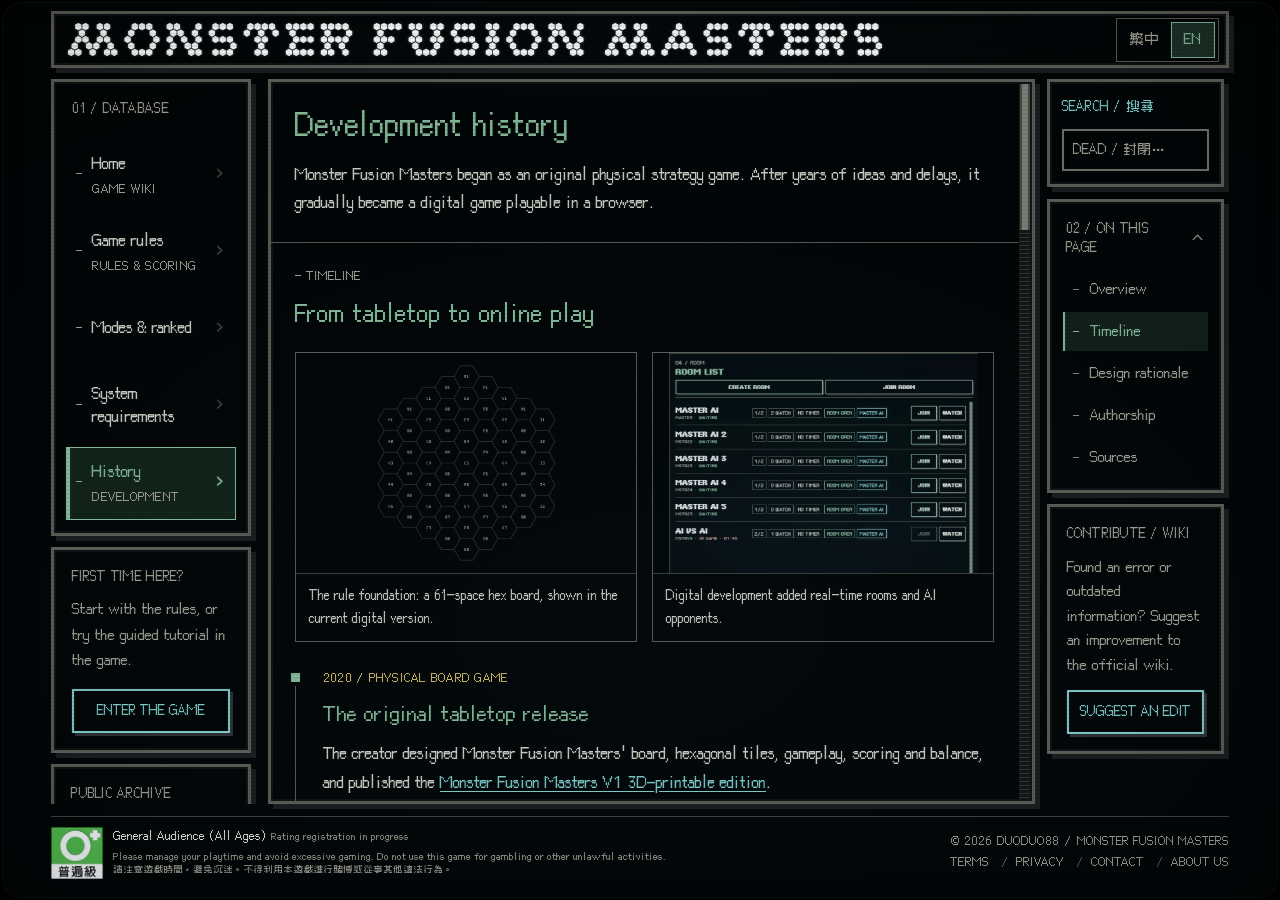
<file: docs/en/history.html>
<!doctype html>
<html lang="en">
<head>
  <link rel="canonical" href="https://duoduo-88.github.io/monster-fusion-masters-showcase_MFM/en/history.html">
  <meta charset="utf-8">
  <meta name="viewport" content="width=device-width,initial-scale=1">
  <meta name="theme-color" content="#000000">
  <link rel="icon" type="image/png" sizes="500x500" href="../assets/mfm-favicon.png">
  <meta name="description" content="Discover the history of Monster Fusion Masters, from the original 2020 3D-printed tabletop game to free online multiplayer strategy play.">
  <title>History | Monster Fusion Masters Wiki</title>
  <link rel="alternate" hreflang="zh-Hant" href="https://duoduo-88.github.io/monster-fusion-masters-showcase_MFM/history.html">
  <link rel="alternate" hreflang="en" href="https://duoduo-88.github.io/monster-fusion-masters-showcase_MFM/en/history.html">
  <link rel="preload" href="../fonts/mfm-reading.ttf" as="font" type="font/ttf" crossorigin>
  <link rel="stylesheet" href="../wiki.css?v=20261026-rating-spacing">
  <script data-wiki-font-boot="1">
    (() => {
      "use strict";
      if (!document.fonts?.load) return;

      const root = document.documentElement;
      root.classList.add("wiki-fonts-loading");
      const reveal = () => {
        clearTimeout(timeout);
        root.classList.remove("wiki-fonts-loading");
      };
      // Keep the articles accessible if the font server fails or stalls.
      const timeout = setTimeout(reveal, 5000);
      const pageReady = new Promise(resolve => addEventListener("load", resolve, {once:true}));
      Promise.allSettled([document.fonts.load('16px "Cubic 11"', "遊戲Game"), pageReady]).then(reveal);
    })();
  </script>
  <script src="../wiki-navigation.js?v=20261025-requirements1" defer></script>
  <script src="../wiki.js?v=20261102-browser-language" defer></script>
  <script src="../wiki-media.js?v=20261018-partial1" defer></script>
  <script src="../wiki-search-index.js?v=20261102-color-lab" defer></script>
  <script src="../wiki-search.js?v=20261018-partial1" defer></script>
</head>
<body>
  <div class="wiki-loading-overlay" role="status" aria-label="Loading"><i class="mfm-loading-hexes" aria-hidden="true"><b></b><b></b><b></b></i></div>
  <a class="skip-link" href="#main-content">Skip to content</a>
  <div class="site-shell">
    <header class="site-head frame">
      <a class="brand" href="./index.html" aria-label="Monster Fusion Masters · Wiki home"><img src="../assets/mfm-wordmark.svg?v=20261018-white1" alt="Monster Fusion Masters" width="814.02" height="32.58"><span class="brand-tag">OFFICIAL<br>WIKI</span></a>
      <div class="head-actions">
        <nav class="language-switch" aria-label="Language">
          <a href="../history.html?lang=zh-Hant" data-language="zh-Hant" lang="zh-Hant" hreflang="zh-Hant" aria-label="繁體中文">繁中</a>
          <a href="./history.html?lang=en" data-language="en" lang="en" hreflang="en" aria-current="true" aria-label="English">EN</a>
        </nav>
      </div>
    </header>
    <div class="layout">
      <aside class="left-rail">
        <nav class="site-nav frame" aria-label="Wiki navigation"><div class="panel-label">01 / DATABASE</div><a class="nav-link" href="./index.html"><span class="nav-index">-</span><span>Home<small>GAME WIKI</small></span><span class="nav-arrow" aria-hidden="true">›</span></a><a class="nav-link" href="./rules.html"><span class="nav-index">-</span><span>Game rules<small>RULES & SCORING</small></span><span class="nav-arrow" aria-hidden="true">›</span></a><a class="nav-link" href="./modes.html"><span class="nav-index">-</span><span>Modes &amp; ranked</span><span class="nav-arrow" aria-hidden="true">›</span></a><a class="nav-link" href="./requirements.html"><span class="nav-index">-</span><span>System requirements</span><span class="nav-arrow" aria-hidden="true">›</span></a><a class="nav-link" href="./history.html" aria-current="page"><span class="nav-index">-</span><span>History<small>DEVELOPMENT</small></span><span class="nav-arrow" aria-hidden="true">›</span></a></nav>
        <div class="rail-note frame"><span class="panel-label">FIRST TIME HERE?</span><p>Start with the rules, or try the guided tutorial in the game.</p><a class="pixel-btn cyan" href="https://monsterfusionmasters.com/">ENTER THE GAME</a></div>
        <div class="reference-card frame"><span class="panel-label">PUBLIC ARCHIVE</span><p>An original game, still evolving.</p><a href="https://github.com/duoduo-88/monster-fusion-masters-showcase_MFM">SHOWCASE</a><a href="./history.html#sources">SOURCES</a><a href="https://github.com/duoduo-88/monster-fusion-masters-showcase_MFM/releases/latest">DESKTOP DOWNLOAD</a></div>
      </aside>
      <main class="page frame wiki-scroll-rail" id="main-content" tabindex="-1">
<section class="hero" id="overview"><h1>Development history</h1><p>Monster Fusion Masters began as an original physical strategy game. After years of ideas and delays, it gradually became a digital game playable in a browser.</p></section>
<section class="section" id="timeline"><span class="eyebrow">- TIMELINE</span><h2>From tabletop to online play</h2><div class="visual-pair timeline-visuals"><figure class="guide-figure "><img class="" src="../assets/media/board.webp" alt="The rule foundation: a 61-space hex board, shown in the current digital version." width="894" height="754" loading="lazy" decoding="async"><figcaption>The rule foundation: a 61-space hex board, shown in the current digital version.</figcaption></figure><figure class="guide-figure "><img class="" src="../assets/media/lobby-room-list.webp" alt="Digital development added real-time rooms and AI opponents." width="975" height="694" loading="lazy" decoding="async"><figcaption>Digital development added real-time rooms and AI opponents.</figcaption></figure></div><ol class="timeline">
<li><span class="eyebrow">2020 / PHYSICAL BOARD GAME</span><h3>The original tabletop release</h3><p>The creator designed Monster Fusion Masters' board, hexagonal tiles, gameplay, scoring and balance, and published the <a href="https://www.printables.com/model/35556-monster-fusion-masters-v1board-game">Monster Fusion Masters V1 3D-printable edition</a>.</p></li>
<li><span class="eyebrow">AFTER 2020 / DIGITAL IDEA</span><h3>A digital idea, put on hold</h3><p>The creator wanted to turn the tabletop game into a digital and online game. The technical and financial barriers of game programming and multiplayer servers led to attempts to seek outside development help, but the project remained on hold for years.</p></li>
<li><span class="eyebrow">PROJECT REVIVAL / AI-ASSISTED DEVELOPMENT</span><h3>Restarting with Codex</h3><p>As AI-assisted programming tools matured, the creator returned to the project. Codex helped implement the existing design, analyze code, debug and gradually refactor the software. <strong>The original game design, rules and gameplay were not created by Codex.</strong></p></li>
<li><span class="eyebrow">BROWSER PROTOTYPE / DIGITAL GAME</span><h3>The first playable digital version</h3><p>The board display, tile rotation and placement, turns, closure scoring, hand and controls were implemented, making it possible to play on a computer without the physical board.</p></li>
<li><span class="eyebrow">ONLINE / MULTIPLAYER</span><h3>Real-time online multiplayer</h3><p>Accounts, rooms, synchronized player state and spectating were added over time. The production online service uses Cloudflare Workers and Durable Objects. These core implementations are not included in the public Showcase.</p></li>
<li><span class="eyebrow">COMPETITIVE / RANKED &amp; AI</span><h3>AI and competitive play</h3><p>Computer opponents, Master AI, Ranked rating-based matchmaking, seasonal rankings, knockout tournaments, replays and a tutorial helped the standalone prototype grow into an ongoing online competitive game.</p></li>
<li><span class="eyebrow">ONGOING / CONTINUED DEVELOPMENT</span><h3>Continuing to improve</h3><p>Work continues on rule presentation, controls, performance, AI and multiplayer quality. The original creator continues to decide the game's design and direction. Codex is a collaborative software development tool.</p></li>
</ol></section>

<section class="section" id="design-rationale">
  <span class="eyebrow">ORIGINAL DESIGN / DESIGN RATIONALE</span>
  <h2>Why 61 spaces and this tile distribution?</h2>
  <p>The board size, distribution of tile types, and scoring for closed regions were designed around one goal: giving players enough time and space to build larger monster shapes.</p>
  <div class="card-grid">
    <article class="mode-card">
      <span class="eyebrow">BOARD SIZE / 61 CELLS</span>
      <h3>Why a 61-space board?</h3>
      <p>Early tabletop tests used a board with one fewer ring, totaling 37 spaces. Matches ended too quickly, and tiles soon reached the boundary, leaving little room to extend connections into larger shapes.</p>
      <p>The 61-space board was chosen to aim for matches lasting roughly a dozen or more minutes, while leaving enough space for larger formations. It is a balance between match length and room for strategy.</p>
    </article>
    <article class="mode-card">
      <span class="eyebrow">TILES &amp; SCORING</span>
      <h3>Why distribute the tiles this way?</h3>
      <p>Tile types are not distributed equally. Their proportions were designed together with the closure-scoring system to encourage players to build larger regions rather than repeatedly close small ones.</p>
      <p>The scoring deliberately rewards larger closed regions more efficiently than splitting them into several smaller ones. Waiting to close a region, however, also risks opponent interference, running out of space, or failing to complete it.</p>
    </article>
  </div>
  <div class="note"><strong>The strategic choice:</strong> Secure the points from a small region now, or keep extending it for a larger reward? The 61-space board, tile mix, and scoring system were designed to make that trade-off meaningful.</div>
  <p>See the current <a href="./rules.html#tiles">tile and deck rules</a> and <a href="./rules.html#scoring">scoring rules</a> for the exact gameplay details.</p>
</section>
<section class="section" id="authorship"><span class="eyebrow">- CREATOR</span><h2>Game design &amp; software collaboration</h2><p>Monster Fusion Masters' core concept, board design, tile rules, scoring and original physical edition were completed before modern AI-assisted development. Codex later participated in planning, implementation, debugging and process improvements for the digital version. This does not change the authorship of the original game design.</p><figure class="guide-figure small-detail"><img class="" src="../assets/media/connection-closed.webp" alt="The original gameplay core: connect tiles, close regions and score by covered spaces." width="332" height="276" loading="lazy" decoding="async"><figcaption>The original gameplay core: connect tiles, close regions and score by covered spaces.</figcaption></figure></section>
<section class="section" id="sources"><span class="eyebrow">- REFERENCES</span><h2>Sources &amp; further reading</h2><ul><li><a href="https://www.printables.com/model/35556-monster-fusion-masters-v1board-game">Printables: the 2020 Monster Fusion Masters V1 tabletop game</a></li><li><a href="https://github.com/duoduo-88/monster-fusion-masters-showcase_MFM/blob/main/README.zh-TW.md">Showcase: Traditional Chinese overview &amp; development process</a></li><li><a href="https://github.com/duoduo-88/monster-fusion-masters-showcase_MFM/blob/main/README.md">Showcase: English overview</a></li><li><a href="https://monsterfusionmasters.com/">MFM Online</a></li></ul><p class="version-note">This is the creator's account of the game's history, not independent reporting. Exact dates are not invented where no verifiable source is available.</p></section>

</main>
      <aside class="right-rail">
        <section class="search-panel frame" data-wiki-search hidden aria-label="Search wiki">
          <form role="search" aria-label="Search wiki">
            <label class="panel-label" for="wiki-search-input">SEARCH / 搜尋</label>
            <div class="search-field"><input id="wiki-search-input" type="search" placeholder="DEAD / 封閉…" autocomplete="off" spellcheck="false" maxlength="160" aria-controls="wiki-search-results"><button class="search-clear" type="button" aria-label="Clear search" hidden>×</button></div>
            
          </form>
          <p class="search-status" role="status" aria-live="polite" aria-atomic="true" hidden></p>
          <ol class="search-results" id="wiki-search-results" hidden></ol>
        </section>
        <nav class="contents-panel frame" aria-label="On this page"><details open><summary class="panel-label">02 / ON THIS PAGE<span class="collapse-icon" aria-hidden="true"></span></summary><ol class="toc"><li><a href="#overview"><span aria-hidden="true">-</span>Overview</a></li><li><a href="#timeline"><span aria-hidden="true">-</span>Timeline</a></li><li><a href="#design-rationale"><span aria-hidden="true">-</span>Design rationale</a></li><li><a href="#authorship"><span aria-hidden="true">-</span>Authorship</a></li><li><a href="#sources"><span aria-hidden="true">-</span>Sources</a></li></ol></details></nav>
      
        <section class="reference-card frame wiki-contribution" aria-label="Suggest a wiki edit"><span class="panel-label">CONTRIBUTE / WIKI</span><p>Found an error or outdated information? Suggest an improvement to the official wiki.</p><a class="pixel-btn cyan" href="https://github.com/duoduo-88/monster-fusion-masters-showcase_MFM/issues/new?template=wiki-suggestion.yml" target="_blank" rel="noopener noreferrer">SUGGEST AN EDIT</a></section>
      </aside>
    </div>
    <footer class="site-footer"><div class="rating-summary" aria-label="Taiwan game rating"><img class="rating-symbol" src="../assets/rating-general.webp" alt="General Audience rating (Taiwan)" width="52" height="52"><div class="rating-copy"><div class="rating-title">General Audience (All Ages) <span class="rating-pending">Rating registration in progress</span></div><div class="rating-warning">Please manage your playtime and avoid excessive gaming. Do not use this game for gambling or other unlawful activities.</div><div class="rating-warning rating-zh-notice" lang="zh-Hant">請注意遊戲時間，避免沉迷。不得利用本遊戲進行賭博或從事其他違法行為。</div></div></div><div class="footer-meta"><div class="footer-copyright" aria-label="© 2026 DUODUO88 / MONSTER FUSION MASTERS"><span>© 2026</span><span>DUODUO88</span><span>/</span><span>MONSTER FUSION MASTERS</span></div><nav class="footer-nav" aria-label="Legal and information"><a href="https://monsterfusionmasters.com/terms?from=wiki&amp;lang=en">TERMS</a><a href="https://monsterfusionmasters.com/privacy?from=wiki&amp;lang=en">PRIVACY</a><a href="https://github.com/duoduo-88/monster-fusion-masters-showcase_MFM/issues/new/choose" target="_blank" rel="noopener noreferrer">CONTACT</a><a href="./about.html">ABOUT US</a></nav></div></footer>
  </div>
<script src="../crt-filter-v2.js?v=20261026-rating-clear"></script>
</body>
</html>
</file>
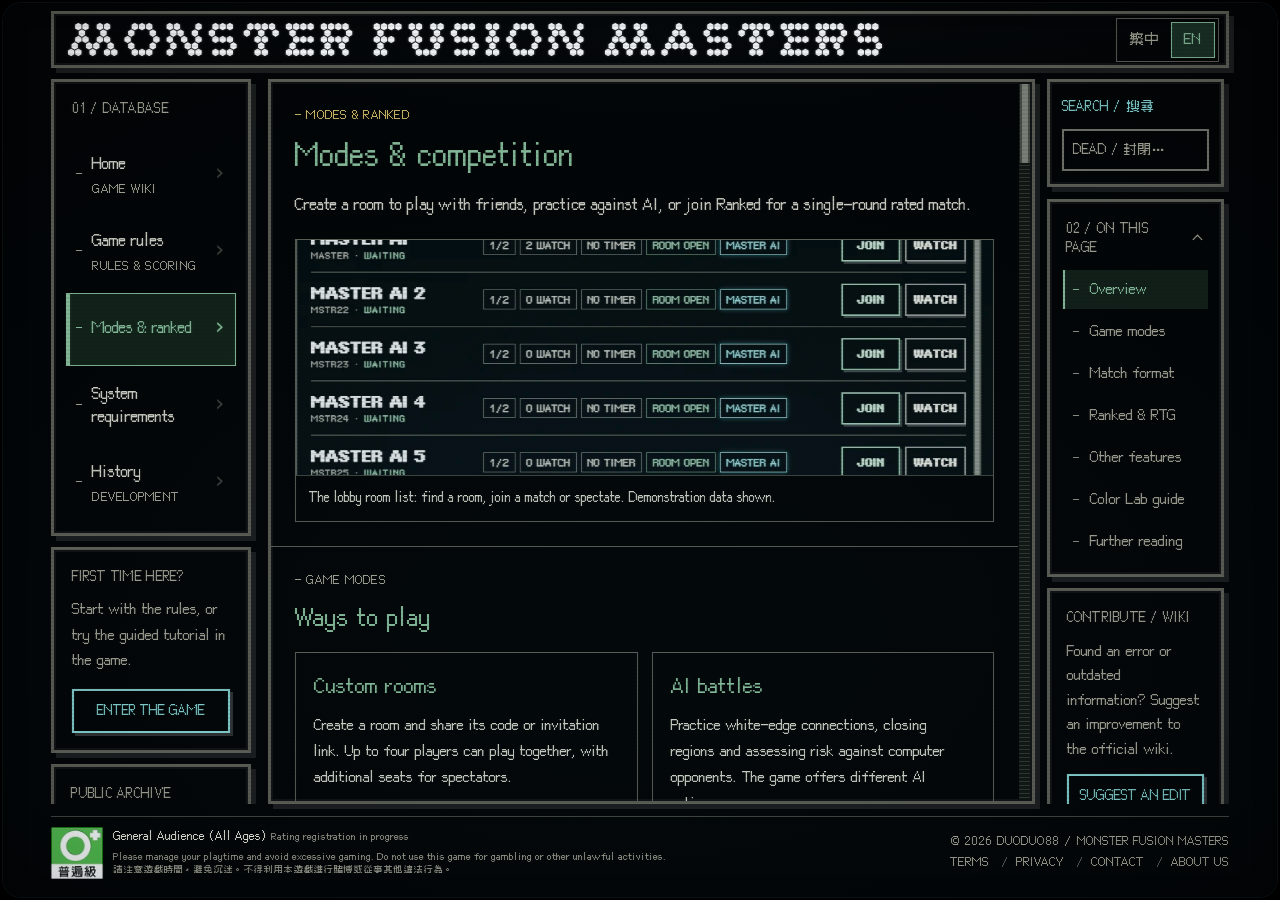
<file: docs/en/modes.html>
<!doctype html>
<html lang="en">
<head>
  <link rel="canonical" href="https://duoduo-88.github.io/monster-fusion-masters-showcase_MFM/en/modes.html">
  <meta charset="utf-8">
  <meta name="viewport" content="width=device-width,initial-scale=1">
  <meta name="theme-color" content="#000000">
  <link rel="icon" type="image/png" sizes="500x500" href="../assets/mfm-favicon.png">
  <meta name="description" content="Explore Monster Fusion Masters modes: custom rooms, multiplayer, AI opponents, Ranked matches, spectating, and match replays.">
  <title>Modes &amp; ranked | Monster Fusion Masters Wiki</title>
  <link rel="alternate" hreflang="zh-Hant" href="https://duoduo-88.github.io/monster-fusion-masters-showcase_MFM/modes.html">
  <link rel="alternate" hreflang="en" href="https://duoduo-88.github.io/monster-fusion-masters-showcase_MFM/en/modes.html">
  <link rel="preload" href="../fonts/mfm-reading.ttf" as="font" type="font/ttf" crossorigin>
  <link rel="stylesheet" href="../wiki.css?v=20261026-rating-spacing">
  <script data-wiki-font-boot="1">
    (() => {
      "use strict";
      if (!document.fonts?.load) return;

      const root = document.documentElement;
      root.classList.add("wiki-fonts-loading");
      const reveal = () => {
        clearTimeout(timeout);
        root.classList.remove("wiki-fonts-loading");
      };
      // Keep the articles accessible if the font server fails or stalls.
      const timeout = setTimeout(reveal, 5000);
      const pageReady = new Promise(resolve => addEventListener("load", resolve, {once:true}));
      Promise.allSettled([document.fonts.load('16px "Cubic 11"', "遊戲Game"), pageReady]).then(reveal);
    })();
  </script>
  <script src="../wiki-navigation.js?v=20261025-requirements1" defer></script>
  <script src="../wiki.js?v=20261102-browser-language" defer></script>
  <script src="../wiki-media.js?v=20261018-partial1" defer></script>
  <script src="../wiki-search-index.js?v=20261102-color-lab" defer></script>
  <script src="../wiki-search.js?v=20261018-partial1" defer></script>
</head>
<body>
  <div class="wiki-loading-overlay" role="status" aria-label="Loading"><i class="mfm-loading-hexes" aria-hidden="true"><b></b><b></b><b></b></i></div>
  <a class="skip-link" href="#main-content">Skip to content</a>
  <div class="site-shell">
    <header class="site-head frame">
      <a class="brand" href="./index.html" aria-label="Monster Fusion Masters · Wiki home"><img src="../assets/mfm-wordmark.svg?v=20261018-white1" alt="Monster Fusion Masters" width="814.02" height="32.58"><span class="brand-tag">OFFICIAL<br>WIKI</span></a>
      <div class="head-actions">
        <nav class="language-switch" aria-label="Language">
          <a href="../modes.html?lang=zh-Hant" data-language="zh-Hant" lang="zh-Hant" hreflang="zh-Hant" aria-label="繁體中文">繁中</a>
          <a href="./modes.html?lang=en" data-language="en" lang="en" hreflang="en" aria-current="true" aria-label="English">EN</a>
        </nav>
      </div>
    </header>
    <div class="layout">
      <aside class="left-rail">
        <nav class="site-nav frame" aria-label="Wiki navigation"><div class="panel-label">01 / DATABASE</div><a class="nav-link" href="./index.html"><span class="nav-index">-</span><span>Home<small>GAME WIKI</small></span><span class="nav-arrow" aria-hidden="true">›</span></a><a class="nav-link" href="./rules.html"><span class="nav-index">-</span><span>Game rules<small>RULES & SCORING</small></span><span class="nav-arrow" aria-hidden="true">›</span></a><a class="nav-link" href="./modes.html" aria-current="page"><span class="nav-index">-</span><span>Modes &amp; ranked</span><span class="nav-arrow" aria-hidden="true">›</span></a><a class="nav-link" href="./requirements.html"><span class="nav-index">-</span><span>System requirements</span><span class="nav-arrow" aria-hidden="true">›</span></a><a class="nav-link" href="./history.html"><span class="nav-index">-</span><span>History<small>DEVELOPMENT</small></span><span class="nav-arrow" aria-hidden="true">›</span></a></nav>
        <div class="rail-note frame"><span class="panel-label">FIRST TIME HERE?</span><p>Start with the rules, or try the guided tutorial in the game.</p><a class="pixel-btn cyan" href="https://monsterfusionmasters.com/">ENTER THE GAME</a></div>
        <div class="reference-card frame"><span class="panel-label">PUBLIC ARCHIVE</span><p>An original game, still evolving.</p><a href="https://github.com/duoduo-88/monster-fusion-masters-showcase_MFM">SHOWCASE</a><a href="./history.html#sources">SOURCES</a><a href="https://github.com/duoduo-88/monster-fusion-masters-showcase_MFM/releases/latest">DESKTOP DOWNLOAD</a></div>
      </aside>
      <main class="page frame wiki-scroll-rail" id="main-content" tabindex="-1">
<section class="hero" id="overview"><span class="eyebrow">- MODES &amp; RANKED</span><h1>Modes &amp; competition</h1><p>Create a room to play with friends, practice against AI, or join Ranked for a single-round rated match.</p><figure class="guide-figure intro-visual"><img class="" src="../assets/media/lobby-room-list.webp" alt="The lobby room list: find a room, join a match or spectate. Demonstration data shown." width="975" height="694" loading="lazy" decoding="async"><figcaption>The lobby room list: find a room, join a match or spectate. Demonstration data shown.</figcaption></figure></section>
<section class="section" id="game-modes"><span class="eyebrow">- GAME MODES</span><h2>Ways to play</h2><div class="card-grid">
<div class="mode-card"><h3>Custom rooms</h3><p>Create a room and share its code or invitation link. Up to four players can play together, with additional seats for spectators.</p></div>
<div class="mode-card"><h3>AI battles</h3><p>Practice white-edge connections, closing regions and assessing risk against computer opponents. The game offers different AI options.</p></div>
<div class="mode-card"><h3>Ranked matches</h3><p>Use matchmaking to compete for seasonal standings. RTG changes depend on results and your opponent's rating.</p></div>
<div class="mode-card"><h3>Knockout tournaments</h3><p>Follow a tournament bracket and advance round by round. This is a separate format from Ranked rating-based matchmaking.</p></div></div></section>
<section class="section" id="rounds"><span class="eyebrow">- MATCH FORMAT</span><h2>One round or three?</h2><div class="table-wrap" tabindex="0" role="region" aria-label="Scrollable reference table"><table class="data-table"><thead><tr><th scope="col">Mode</th><th scope="col">Rounds</th><th scope="col">Result</th></tr></thead><tbody><tr><td>Ranked</td><td>1</td><td>The round's result decides the match.</td></tr><tr><td>Regular / AI</td><td>3</td><td>Decided by the total score across three rounds; a two-player score tie may end in a draw.</td></tr><tr><td>Knockout</td><td>3</td><td>Total score, then round wins, then a tile draw if both remain tied.</td></tr></tbody></table></div><p>A single-round match uses the same placement and closure-scoring rules. The difference is when the match result is decided.</p>
<h3>Three-round totals and round-win marks</h3>
<p>Scores earned in each round accumulate into the match total. Winning two rounds does not automatically win the match. The small round-win marks next to a player's name record how many rounds that player has won.</p>
<p>In knockout matches, the player with the higher score in a round earns 1 round win. If that round is tied, neither player earns a round win. Round wins are the second criterion when the match totals are equal.</p>
<h3>How is knockout advancement decided after three rounds?</h3>
<ol>
<li><strong>Compare the total score across all three rounds:</strong> The higher total advances, even if that player has fewer round wins.</li>
<li><strong>If totals are equal, compare round wins:</strong> The player who won more rounds advances. For example, at 30 points each, 2 round wins beat 1 round win.</li>
<li><strong>If both totals and round wins are equal, draw tiles again:</strong> Each player selects a different tile from four concealed choices containing 1, 2, 3 and 4 white edges. After the reveal, the player with more white edges advances. The system selects automatically for a player who does not choose before the deadline.</li>
</ol>
<div class="note"><strong>The draw only decides knockout advancement:</strong> There is no fourth scoring round, and the scores already earned remain unchanged. Regular two-player / AI matches allow a score tie and do not use this advancement draw. An equal-score single-round Ranked match can also end in a draw.</div><figure class="guide-figure small-detail"><img class="" src="../assets/media/match-status.webp" alt="ROUND shows the current round. This example is a regular three-round match." width="140" height="78" loading="lazy" decoding="async"><figcaption>ROUND shows the current round. This example is a regular three-round match.</figcaption></figure></section>
<section class="section" id="ranked"><span class="eyebrow">- RATING</span><h2>Ranked &amp; RTG</h2><p>Ranked uses an Elo rating system. A new account starts at <strong>1200 RTG</strong>. The first <strong>10 matches</strong> are a placement period, during which rating changes may be larger. Ratings continue to adjust afterward based on both players' ratings and match results.</p><div class="visual-heading"><span class="panel-label">CURRENT IN-GAME CLASSIC SET</span></div><div class="rank-grid"><figure class="rank-card"><img class="" src="../assets/media/rank-bronze.webp" data-animation="../assets/media/rank-bronze.animated.webp" data-still="../assets/media/rank-bronze.webp" alt="Bronze animated in-game rank badge" width="224" height="224" loading="lazy" decoding="async"><figcaption><h3>Bronze</h3><strong class="rank-rating">< 1100 RTG</strong><span>Also used provisionally during placement</span></figcaption></figure><figure class="rank-card"><img class="" src="../assets/media/rank-silver.webp" data-animation="../assets/media/rank-silver.animated.webp" data-still="../assets/media/rank-silver.webp" alt="Silver animated in-game rank badge" width="224" height="224" loading="lazy" decoding="async"><figcaption><h3>Silver</h3><strong class="rank-rating">1100+ RTG</strong><span>Placement complete</span></figcaption></figure><figure class="rank-card"><img class="" src="../assets/media/rank-gold.webp" data-animation="../assets/media/rank-gold.animated.webp" data-still="../assets/media/rank-gold.webp" alt="Gold animated in-game rank badge" width="224" height="224" loading="lazy" decoding="async"><figcaption><h3>Gold</h3><strong class="rank-rating">1200+ RTG</strong><span>Placement complete</span></figcaption></figure><figure class="rank-card"><img class="" src="../assets/media/rank-platinum.webp" data-animation="../assets/media/rank-platinum.animated.webp" data-still="../assets/media/rank-platinum.webp" alt="Platinum animated in-game rank badge" width="224" height="224" loading="lazy" decoding="async"><figcaption><h3>Platinum</h3><strong class="rank-rating">1300+ RTG</strong><span>Placement complete</span></figcaption></figure><figure class="rank-card"><img class="" src="../assets/media/rank-diamond.webp" data-animation="../assets/media/rank-diamond.animated.webp" data-still="../assets/media/rank-diamond.webp" alt="Diamond animated in-game rank badge" width="224" height="224" loading="lazy" decoding="async"><figcaption><h3>Diamond</h3><strong class="rank-rating">1450+ RTG</strong><span>Placement complete</span></figcaption></figure><figure class="rank-card"><img class="" src="../assets/media/rank-master.webp" data-animation="../assets/media/rank-master.animated.webp" data-still="../assets/media/rank-master.webp" alt="Master animated in-game rank badge" width="224" height="224" loading="lazy" decoding="async"><figcaption><h3>Master</h3><strong class="rank-rating">1600+ RTG</strong><span>At least 30 completed matches</span></figcaption></figure></div><div class="placement-state"><img class="" src="../assets/media/rank-placement.webp" alt="Placement status badge" width="224" height="224" loading="lazy" decoding="async"><div><strong>Placement</strong><p>A rating status for the first 10 matches, shown separately from the six official tiers.</p></div></div><div class="note"><strong>Placement status:</strong> Placement is a rating status, not an extra official tier. Tiers, badges and seasonal displays may change; refer to the current in-game season information.</div></section>
<section class="section" id="features"><span class="eyebrow">- TOOLS</span><h2>More ways to explore</h2><ul><li><strong>Tutorial:</strong> Learn the board and match flow with guided instructions.</li><li><strong>Spectating:</strong> Watch a room's ongoing match without taking a player seat.</li><li><strong>Replays:</strong> Watch and review saved matches.</li><li><strong><a href="#color-lab">Color Lab:</a></strong> Follow the guide to design, save and apply your tile colors and patterns.</li><li><strong>Player history &amp; badges:</strong> View season and event records in player profiles.</li></ul><p>Availability, limits and supported features may change with game updates.</p><div class="feature-gallery"><figure class="guide-figure "><img class="" src="../assets/media/spectator-seats.webp" alt="Rooms have a separate WATCH spectator area." width="618" height="305" loading="lazy" decoding="async"><figcaption>Rooms have a separate WATCH spectator area.</figcaption></figure><figure class="guide-figure "><img class="" src="../assets/media/game-log.webp" alt="Game log: follow placements and points by turn." width="260" height="304" loading="lazy" decoding="async"><figcaption>Game log: follow placements and points by turn.</figcaption></figure></div></section>
<section class="section" id="color-lab">
  <h2>Color Lab guide</h2>
  <p>Design tile colors and patterns in Color Lab, then try them on a practice board. These settings change appearance; placement, connections and scoring follow the same game rules.</p>
  <figure class="guide-figure"><img src="../assets/media/color-lab-guide.png" alt="Color Lab interface: practice board and hand on the left; palette library, color controls, code and save button on the right." width="1600" height="1200" loading="lazy" decoding="async"><figcaption>Start with a library swatch and adjust it using the controls on the right. <a href="../assets/media/color-lab-guide.png" target="_blank" rel="noopener noreferrer">Enlarge the interface</a></figcaption></figure>

  <h3>1. Open the Lab and choose a starting style</h3>
  <p>Sign in with a regular game account, then select COLOR LAB in the lobby or OPEN COLOR LAB in the room's add-color dialog. You can also <a href="https://monsterfusionmasters.com/color-lab" target="_blank" rel="noopener noreferrer">open Color Lab directly</a>; without a signed-in account, it returns you to the sign-in page. Choose an official or saved swatch from PALETTE LIBRARY as your starting point.</p>

  <h3>2. Adjust colors and patterns</h3>
  <div class="table-wrap"><table class="data-table"><thead><tr><th scope="col">Control</th><th scope="col">How to use it</th></tr></thead><tbody>
    <tr><td>PATTERN</td><td>Choose a solid color, stripes, waves, camouflage or another pattern, then refine its details.</td></tr>
    <tr><td>BASE / ACCENT</td><td>Click a color square, use the hue ring and central color area, then select CONFIRM. You can also enter a HEX color. Solid patterns disable the unnecessary accent, size and amount controls.</td></tr>
    <tr><td>SIZE / ACCENT AMOUNT / ANGLE / ROUGH</td><td>Adjust pattern size, the accent-color proportion, direction and texture variation while checking the tile preview.</td></tr>
    <tr><td>SEED / RANDOM</td><td>Change texture distribution while keeping your colors. Keep the seed or save the complete color code to retain a distribution you like.</td></tr>
    <tr><td>ADVANCED SETTINGS</td><td>Expand the current pattern's detailed parameters. Available controls vary by pattern; basic adjustments are enough to get started.</td></tr>
  </tbody></table></div>

  <h3>3. Try it on the board</h3>
  <p>Select a tile from the hand, rotate it with LEFT / RIGHT, and preview or place it on the board. Check how clearly individual and neighboring tiles can be distinguished, then refine your colors. REF changes the test hand; RESET clears the board so you can start again.</p>

  <h3>4. Save to the Lab library</h3>
  <p>Select SAVE COLOR to add the current design to this browsing environment's Lab library, which holds up to 64 custom colors. Select a saved swatch to edit it again; drag custom swatches to reorder them or right-click to delete one. Official colors are already available, and identical designs are not saved twice.</p>

  <h3>5. Copy, share or load a design</h3>
  <p>Select COPY to get the complete <code>MFMPC1...</code> color code. Save it in a text file or share it with a friend. If automatic clipboard copying is unavailable, the code is selected for manual copying. To open someone else's design, paste the full code into COLOR CODE and select LOAD. Select SAVE COLOR afterward if you also want it in your Lab library.</p>
  <div class="note"><strong>A color code is different from HEX:</strong> HEX represents one color. An MFMPC1 code contains the complete pattern, colors and material settings. Share the entire code.</div>

  <h3>6. Apply it in a match room</h3>
  <ol>
    <li>Select COPY in the Lab to obtain the design's color code.</li>
    <li>Sign in with a regular account and enter a room. Select <strong>+</strong> in the PLAYER COLOR swatch row.</li>
    <li>Paste the code into the ADD PLAYER COLOR dialog and select ADD.</li>
    <li>Select the newly added swatch in the row to use it as your player color.</li>
  </ol>
  <div class="note"><strong>Saving and applying are separate steps:</strong> SAVE COLOR stores a design in the Lab library. The room's + → ADD → select flow applies it to a match. Room custom colors are stored for this browsing environment, account and current season; add them again in a new season. The separate Lab library is not cleared with the room's seasonal list.</div>

  <h3>Common questions</h3>
  <ul>
    <li><strong>Missing colors on another computer, browser or the desktop app?</strong> Libraries are stored locally in that browsing environment and do not sync automatically with your account. Transfer designs using full codes; clearing site data can also remove local libraries.</li>
    <li><strong>A code will not load?</strong> Check that you pasted the complete MFMPC1 code, rather than a HEX color, shortened preview text or an image.</li>
    <li><strong>A design already exists, or the library is full?</strong> Select an existing swatch directly. At the limit, back up codes before deleting unwanted custom swatches.</li>
    <li><strong>Leaving after editing?</strong> Save the design or copy its code first. Unsaved designs trigger a confirmation when you leave.</li>
  </ul>
</section>

<section class="section" id="next"><span class="eyebrow">- NEXT</span><h2>Keep exploring</h2><p><a href="./rules.html">Core rules &amp; closure scoring <span aria-hidden="true">→</span></a></p><p><a href="https://monsterfusionmasters.com/">Enter MFM Online</a></p></section>

</main>
      <aside class="right-rail">
        <section class="search-panel frame" data-wiki-search hidden aria-label="Search wiki">
          <form role="search" aria-label="Search wiki">
            <label class="panel-label" for="wiki-search-input">SEARCH / 搜尋</label>
            <div class="search-field"><input id="wiki-search-input" type="search" placeholder="DEAD / 封閉…" autocomplete="off" spellcheck="false" maxlength="160" aria-controls="wiki-search-results"><button class="search-clear" type="button" aria-label="Clear search" hidden>×</button></div>
            
          </form>
          <p class="search-status" role="status" aria-live="polite" aria-atomic="true" hidden></p>
          <ol class="search-results" id="wiki-search-results" hidden></ol>
        </section>
        <nav class="contents-panel frame" aria-label="On this page"><details open><summary class="panel-label">02 / ON THIS PAGE<span class="collapse-icon" aria-hidden="true"></span></summary><ol class="toc"><li><a href="#overview"><span aria-hidden="true">-</span>Overview</a></li><li><a href="#game-modes"><span aria-hidden="true">-</span>Game modes</a></li><li><a href="#rounds"><span aria-hidden="true">-</span>Match format</a></li><li><a href="#ranked"><span aria-hidden="true">-</span>Ranked &amp; RTG</a></li><li><a href="#features"><span aria-hidden="true">-</span>Other features</a></li><li><a href="#color-lab"><span aria-hidden="true">-</span>Color Lab guide</a></li><li><a href="#next"><span aria-hidden="true">-</span>Further reading</a></li></ol></details></nav>
      
        <section class="reference-card frame wiki-contribution" aria-label="Suggest a wiki edit"><span class="panel-label">CONTRIBUTE / WIKI</span><p>Found an error or outdated information? Suggest an improvement to the official wiki.</p><a class="pixel-btn cyan" href="https://github.com/duoduo-88/monster-fusion-masters-showcase_MFM/issues/new?template=wiki-suggestion.yml" target="_blank" rel="noopener noreferrer">SUGGEST AN EDIT</a></section>
      </aside>
    </div>
    <footer class="site-footer"><div class="rating-summary" aria-label="Taiwan game rating"><img class="rating-symbol" src="../assets/rating-general.webp" alt="General Audience rating (Taiwan)" width="52" height="52"><div class="rating-copy"><div class="rating-title">General Audience (All Ages) <span class="rating-pending">Rating registration in progress</span></div><div class="rating-warning">Please manage your playtime and avoid excessive gaming. Do not use this game for gambling or other unlawful activities.</div><div class="rating-warning rating-zh-notice" lang="zh-Hant">請注意遊戲時間，避免沉迷。不得利用本遊戲進行賭博或從事其他違法行為。</div></div></div><div class="footer-meta"><div class="footer-copyright" aria-label="© 2026 DUODUO88 / MONSTER FUSION MASTERS"><span>© 2026</span><span>DUODUO88</span><span>/</span><span>MONSTER FUSION MASTERS</span></div><nav class="footer-nav" aria-label="Legal and information"><a href="https://monsterfusionmasters.com/terms?from=wiki&amp;lang=en">TERMS</a><a href="https://monsterfusionmasters.com/privacy?from=wiki&amp;lang=en">PRIVACY</a><a href="https://github.com/duoduo-88/monster-fusion-masters-showcase_MFM/issues/new/choose" target="_blank" rel="noopener noreferrer">CONTACT</a><a href="./about.html">ABOUT US</a></nav></div></footer>
  </div>
<script src="../crt-filter-v2.js?v=20261026-rating-clear"></script>
</body>
</html>
</file>
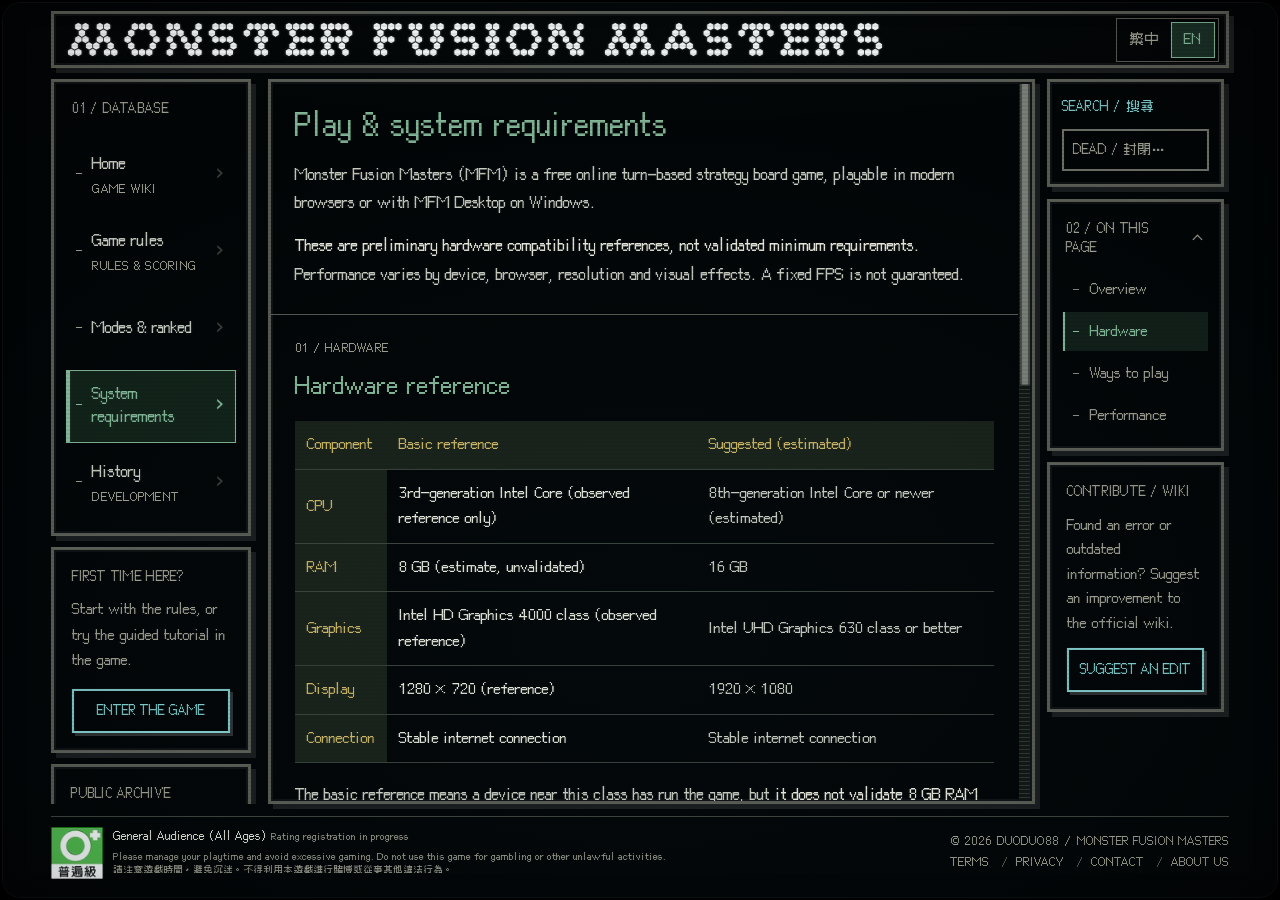
<file: docs/en/requirements.html>
<!doctype html>
<html lang="en">
<head>
  <link rel="canonical" href="https://duoduo-88.github.io/monster-fusion-masters-showcase_MFM/en/requirements.html">
  <meta charset="utf-8">
  <meta name="viewport" content="width=device-width,initial-scale=1">
  <meta name="theme-color" content="#000000">
  <link rel="icon" type="image/png" sizes="500x500" href="../assets/mfm-favicon.png">
  <meta name="description" content="Estimated MFM PC hardware requirements, WebView2 compatibility and observed FPS performance.">
  <title>System requirements | Monster Fusion Masters Wiki</title>
  <link rel="alternate" hreflang="zh-Hant" href="https://duoduo-88.github.io/monster-fusion-masters-showcase_MFM/requirements.html">
  <link rel="alternate" hreflang="en" href="https://duoduo-88.github.io/monster-fusion-masters-showcase_MFM/en/requirements.html">
  <link rel="preload" href="../fonts/mfm-reading.ttf" as="font" type="font/ttf" crossorigin>
  <link rel="stylesheet" href="../wiki.css?v=20261026-rating-spacing">
  <script data-wiki-font-boot="1">
    (() => {
      "use strict";
      if (!document.fonts?.load) return;

      const root = document.documentElement;
      root.classList.add("wiki-fonts-loading");
      const reveal = () => {
        clearTimeout(timeout);
        root.classList.remove("wiki-fonts-loading");
      };
      // Keep the articles accessible if the font server fails or stalls.
      const timeout = setTimeout(reveal, 5000);
      const pageReady = new Promise(resolve => addEventListener("load", resolve, {once:true}));
      Promise.allSettled([document.fonts.load('16px "Cubic 11"', "遊戲Game"), pageReady]).then(reveal);
    })();
  </script>
  <script src="../wiki-navigation.js?v=20261025-requirements1" defer></script>
  <script src="../wiki.js?v=20261102-browser-language" defer></script>
  <script src="../wiki-media.js?v=20261018-partial1" defer></script>
  <script src="../wiki-search-index.js?v=20261102-color-lab" defer></script>
  <script src="../wiki-search.js?v=20261018-partial1" defer></script>
</head>
<body>
  <div class="wiki-loading-overlay" role="status" aria-label="Loading"><i class="mfm-loading-hexes" aria-hidden="true"><b></b><b></b><b></b></i></div>
  <a class="skip-link" href="#main-content">Skip to content</a>
  <div class="site-shell">
    <header class="site-head frame">
      <a class="brand" href="./index.html" aria-label="Monster Fusion Masters · Wiki home"><img src="../assets/mfm-wordmark.svg?v=20261018-white1" alt="Monster Fusion Masters" width="814.02" height="32.58"><span class="brand-tag">OFFICIAL<br>WIKI</span></a>
      <div class="head-actions">
        <nav class="language-switch" aria-label="Language">
          <a href="../requirements.html?lang=zh-Hant" data-language="zh-Hant" lang="zh-Hant" hreflang="zh-Hant" aria-label="繁體中文">繁中</a>
          <a href="./requirements.html?lang=en" data-language="en" lang="en" hreflang="en" aria-current="true" aria-label="English">EN</a>
        </nav>
      </div>
    </header>
    <div class="layout">
      <aside class="left-rail">
        <nav class="site-nav frame" aria-label="Wiki navigation"><div class="panel-label">01 / DATABASE</div><a class="nav-link" href="./index.html"><span class="nav-index">-</span><span>Home<small>GAME WIKI</small></span><span class="nav-arrow" aria-hidden="true">›</span></a><a class="nav-link" href="./rules.html"><span class="nav-index">-</span><span>Game rules<small>RULES & SCORING</small></span><span class="nav-arrow" aria-hidden="true">›</span></a><a class="nav-link" href="./modes.html"><span class="nav-index">-</span><span>Modes &amp; ranked</span><span class="nav-arrow" aria-hidden="true">›</span></a><a class="nav-link" href="./requirements.html" aria-current="page"><span class="nav-index">-</span><span>System requirements</span><span class="nav-arrow" aria-hidden="true">›</span></a><a class="nav-link" href="./history.html"><span class="nav-index">-</span><span>History<small>DEVELOPMENT</small></span><span class="nav-arrow" aria-hidden="true">›</span></a></nav>
        <div class="rail-note frame"><span class="panel-label">FIRST TIME HERE?</span><p>Start with the rules, or try the guided tutorial in the game.</p><a class="pixel-btn cyan" href="https://monsterfusionmasters.com/">ENTER THE GAME</a></div>
        <div class="reference-card frame"><span class="panel-label">PUBLIC ARCHIVE</span><p>An original game, still evolving.</p><a href="https://github.com/duoduo-88/monster-fusion-masters-showcase_MFM">SHOWCASE</a><a href="./history.html#sources">SOURCES</a><a href="https://github.com/duoduo-88/monster-fusion-masters-showcase_MFM/releases/latest">DESKTOP DOWNLOAD</a></div>
      </aside>
      <main class="page frame wiki-scroll-rail" id="main-content" tabindex="-1">
<section class="hero" id="overview"><h1>Play &amp; system requirements</h1>
<p>Monster Fusion Masters (MFM) is a free online turn-based strategy board game, playable in modern browsers or with MFM Desktop on Windows.</p>
<p><strong>These are preliminary hardware compatibility references, not validated minimum requirements.</strong> Performance varies by device, browser, resolution and visual effects. A fixed FPS is not guaranteed.</p></section>
<section class="section" id="hardware"><span class="eyebrow">01 / HARDWARE</span><h2>Hardware reference</h2>
<div class="table-wrap"><table class="data-table"><thead><tr><th scope="col">Component</th><th scope="col">Basic reference</th><th scope="col">Suggested (estimated)</th></tr></thead><tbody>
<tr><th scope="row">CPU</th><td>3rd-generation Intel Core (observed reference only)</td><td>8th-generation Intel Core or newer (estimated)</td></tr>
<tr><th scope="row">RAM</th><td>8 GB (estimate, unvalidated)</td><td>16 GB</td></tr>
<tr><th scope="row">Graphics</th><td>Intel HD Graphics 4000 class (observed reference)</td><td>Intel UHD Graphics 630 class or better</td></tr>
<tr><th scope="row">Display</th><td>1280 × 720 (reference)</td><td>1920 × 1080</td></tr>
<tr><th scope="row">Connection</th><td>Stable internet connection</td><td>Stable internet connection</td></tr>
</tbody></table></div>
<p>The basic reference means a device near this class has run the game, but <strong>it does not validate 8 GB RAM or every comparable CPU and GPU</strong>. Suggested hardware is also an estimate and does not guarantee a stable 60 FPS.</p>
<p>Display tip: If your screen resolution is below 1920 × 1080 (1080p), or Windows display scaling is set high, the interface may be too large or leave too little room. Open the in-game Settings and lower “UI Scale” to make the interface smaller and fit more on screen. This changes interface sizing and does not guarantee higher FPS.</p></section>
<section class="section" id="platforms"><span class="eyebrow">02 / PLAY OPTIONS</span><h2>Ways to play</h2><div class="card-grid">
<article class="mode-card"><span class="eyebrow">BROWSER</span><h3>Browser version</h3><p>Use an updated Chrome, Edge or Firefox browser. Canvas 2D rendering, animations and compositing performance can vary between browsers.</p><p><a href="https://monsterfusionmasters.com/">Play online</a></p></article>
<article class="mode-card"><span class="eyebrow">WINDOWS X64</span><h3>MFM Desktop</h3><p>For 64-bit Windows 10/11. Uses Microsoft Edge WebView2 and requires WebView2 Evergreen Runtime. Extract the full portable archive; no separate .NET installation is needed.</p><p><a href="https://github.com/duoduo-88/monster-fusion-masters-showcase_MFM/releases/latest">Download desktop</a> · <a href="https://developer.microsoft.com/microsoft-edge/webview2/">WebView2 Runtime</a></p></article>
</div></section>
<section class="section" id="performance"><span class="eyebrow">03 / PERFORMANCE</span><h2>Observed performance</h2>
<p>On one developer-tested older laptop with Intel Core i7-3520M, Intel HD Graphics 4000, 16 GB RAM and a 1366 × 768 display, MFM Desktop (WebView2) generally showed about <strong>30 FPS</strong>, sometimes falling to around <strong>16 FPS</strong> during heavy visual effects.</p>
<p>This is an observation from one device and certain scenes, not a performance guarantee. The 8 GB RAM estimate has not been validated. The 30/60/120 FPS animation options set update-rate targets and do not guarantee those frame rates.</p>
<p>If performance is poor, try the 30 FPS animation option, a lower resolution and fewer background applications. If Firefox runs poorly, try a Chromium-based browser or MFM Desktop.</p></section>
</main>
      <aside class="right-rail">
        <section class="search-panel frame" data-wiki-search hidden aria-label="Search wiki">
          <form role="search" aria-label="Search wiki">
            <label class="panel-label" for="wiki-search-input">SEARCH / 搜尋</label>
            <div class="search-field"><input id="wiki-search-input" type="search" placeholder="DEAD / 封閉…" autocomplete="off" spellcheck="false" maxlength="160" aria-controls="wiki-search-results"><button class="search-clear" type="button" aria-label="Clear search" hidden>×</button></div>
            
          </form>
          <p class="search-status" role="status" aria-live="polite" aria-atomic="true" hidden></p>
          <ol class="search-results" id="wiki-search-results" hidden></ol>
        </section>
        <nav class="contents-panel frame" aria-label="On this page"><details open><summary class="panel-label">02 / ON THIS PAGE<span class="collapse-icon" aria-hidden="true"></span></summary><ol class="toc"><li><a href="#overview"><span aria-hidden="true">-</span>Overview</a></li><li><a href="#hardware"><span aria-hidden="true">-</span>Hardware</a></li><li><a href="#platforms"><span aria-hidden="true">-</span>Ways to play</a></li><li><a href="#performance"><span aria-hidden="true">-</span>Performance</a></li></ol></details></nav>
      
        <section class="reference-card frame wiki-contribution" aria-label="Suggest a wiki edit"><span class="panel-label">CONTRIBUTE / WIKI</span><p>Found an error or outdated information? Suggest an improvement to the official wiki.</p><a class="pixel-btn cyan" href="https://github.com/duoduo-88/monster-fusion-masters-showcase_MFM/issues/new?template=wiki-suggestion.yml" target="_blank" rel="noopener noreferrer">SUGGEST AN EDIT</a></section>
      </aside>
    </div>
    <footer class="site-footer"><div class="rating-summary" aria-label="Taiwan game rating"><img class="rating-symbol" src="../assets/rating-general.webp" alt="General Audience rating (Taiwan)" width="52" height="52"><div class="rating-copy"><div class="rating-title">General Audience (All Ages) <span class="rating-pending">Rating registration in progress</span></div><div class="rating-warning">Please manage your playtime and avoid excessive gaming. Do not use this game for gambling or other unlawful activities.</div><div class="rating-warning rating-zh-notice" lang="zh-Hant">請注意遊戲時間，避免沉迷。不得利用本遊戲進行賭博或從事其他違法行為。</div></div></div><div class="footer-meta"><div class="footer-copyright" aria-label="© 2026 DUODUO88 / MONSTER FUSION MASTERS"><span>© 2026</span><span>DUODUO88</span><span>/</span><span>MONSTER FUSION MASTERS</span></div><nav class="footer-nav" aria-label="Legal and information"><a href="https://monsterfusionmasters.com/terms?from=wiki&amp;lang=en">TERMS</a><a href="https://monsterfusionmasters.com/privacy?from=wiki&amp;lang=en">PRIVACY</a><a href="https://github.com/duoduo-88/monster-fusion-masters-showcase_MFM/issues/new/choose" target="_blank" rel="noopener noreferrer">CONTACT</a><a href="./about.html">ABOUT US</a></nav></div></footer>
  </div>
<script src="../crt-filter-v2.js?v=20261026-rating-clear"></script>
</body>
</html>
</file>
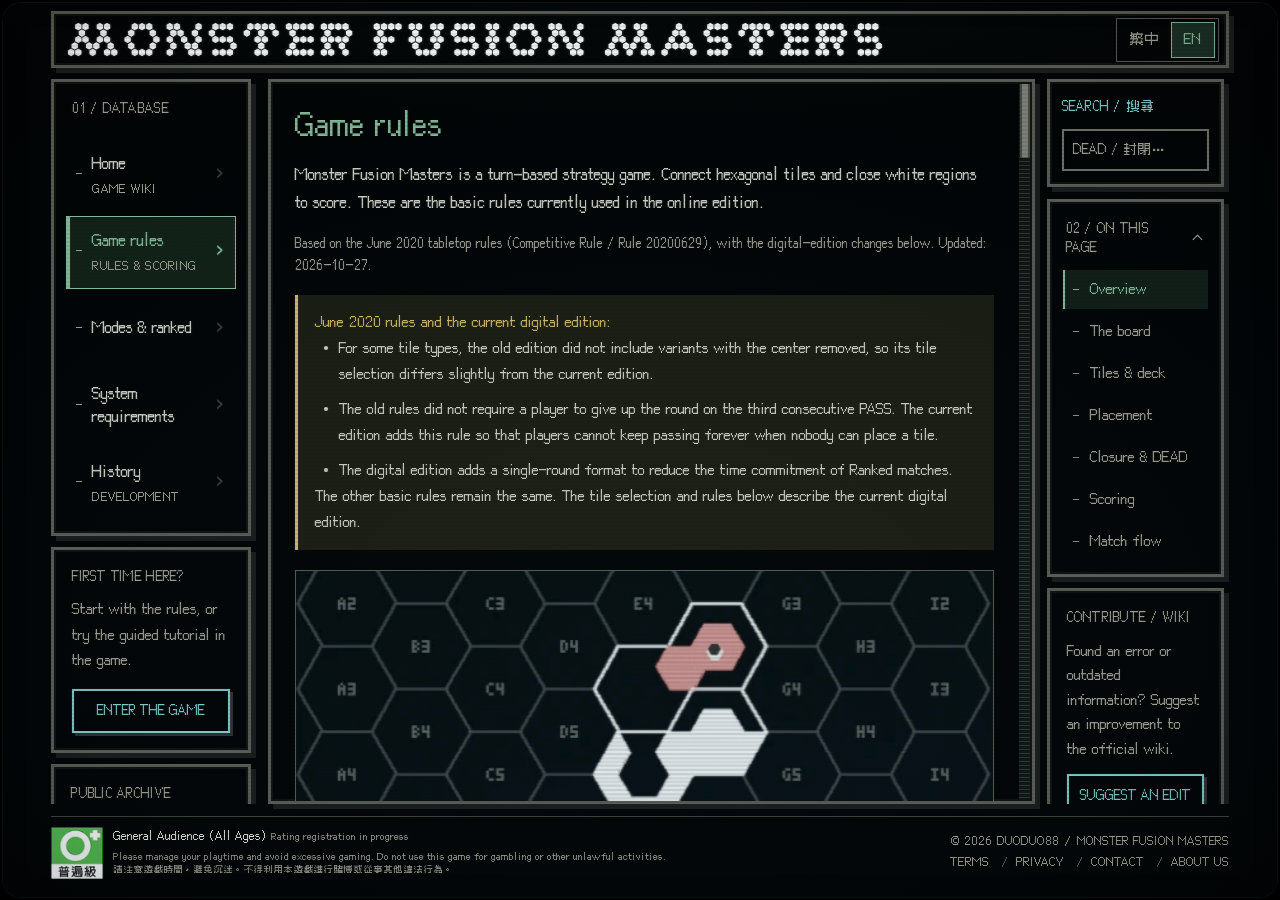
<file: docs/en/rules.html>
<!doctype html>
<html lang="en">
<head>
  <link rel="canonical" href="https://duoduo-88.github.io/monster-fusion-masters-showcase_MFM/en/rules.html">
  <meta charset="utf-8">
  <meta name="viewport" content="width=device-width,initial-scale=1">
  <meta name="theme-color" content="#000000">
  <link rel="icon" type="image/png" sizes="500x500" href="../assets/mfm-favicon.png">
  <meta name="description" content="Learn Monster Fusion Masters rules: its 61-cell hexagonal board, legal tile placement, edge matching, enclosed regions, scoring, and turns.">
  <title>Game rules | Monster Fusion Masters Wiki</title>
  <link rel="alternate" hreflang="zh-Hant" href="https://duoduo-88.github.io/monster-fusion-masters-showcase_MFM/rules.html">
  <link rel="alternate" hreflang="en" href="https://duoduo-88.github.io/monster-fusion-masters-showcase_MFM/en/rules.html">
  <link rel="preload" href="../fonts/mfm-reading.ttf" as="font" type="font/ttf" crossorigin>
  <link rel="stylesheet" href="../wiki.css?v=20261026-rating-spacing">
  <script data-wiki-font-boot="1">
    (() => {
      "use strict";
      if (!document.fonts?.load) return;

      const root = document.documentElement;
      root.classList.add("wiki-fonts-loading");
      const reveal = () => {
        clearTimeout(timeout);
        root.classList.remove("wiki-fonts-loading");
      };
      // Keep the articles accessible if the font server fails or stalls.
      const timeout = setTimeout(reveal, 5000);
      const pageReady = new Promise(resolve => addEventListener("load", resolve, {once:true}));
      Promise.allSettled([document.fonts.load('16px "Cubic 11"', "遊戲Game"), pageReady]).then(reveal);
    })();
  </script>
  <script src="../wiki-navigation.js?v=20261025-requirements1" defer></script>
  <script src="../wiki.js?v=20261102-browser-language" defer></script>
  <script src="../wiki-media.js?v=20261018-partial1" defer></script>
  <script src="../wiki-search-index.js?v=20261102-color-lab" defer></script>
  <script src="../wiki-search.js?v=20261018-partial1" defer></script>
</head>
<body>
  <div class="wiki-loading-overlay" role="status" aria-label="Loading"><i class="mfm-loading-hexes" aria-hidden="true"><b></b><b></b><b></b></i></div>
  <a class="skip-link" href="#main-content">Skip to content</a>
  <div class="site-shell">
    <header class="site-head frame">
      <a class="brand" href="./index.html" aria-label="Monster Fusion Masters · Wiki home"><img src="../assets/mfm-wordmark.svg?v=20261018-white1" alt="Monster Fusion Masters" width="814.02" height="32.58"><span class="brand-tag">OFFICIAL<br>WIKI</span></a>
      <div class="head-actions">
        <nav class="language-switch" aria-label="Language">
          <a href="../rules.html?lang=zh-Hant" data-language="zh-Hant" lang="zh-Hant" hreflang="zh-Hant" aria-label="繁體中文">繁中</a>
          <a href="./rules.html?lang=en" data-language="en" lang="en" hreflang="en" aria-current="true" aria-label="English">EN</a>
        </nav>
      </div>
    </header>
    <div class="layout">
      <aside class="left-rail">
        <nav class="site-nav frame" aria-label="Wiki navigation"><div class="panel-label">01 / DATABASE</div><a class="nav-link" href="./index.html"><span class="nav-index">-</span><span>Home<small>GAME WIKI</small></span><span class="nav-arrow" aria-hidden="true">›</span></a><a class="nav-link" href="./rules.html" aria-current="page"><span class="nav-index">-</span><span>Game rules<small>RULES & SCORING</small></span><span class="nav-arrow" aria-hidden="true">›</span></a><a class="nav-link" href="./modes.html"><span class="nav-index">-</span><span>Modes &amp; ranked</span><span class="nav-arrow" aria-hidden="true">›</span></a><a class="nav-link" href="./requirements.html"><span class="nav-index">-</span><span>System requirements</span><span class="nav-arrow" aria-hidden="true">›</span></a><a class="nav-link" href="./history.html"><span class="nav-index">-</span><span>History<small>DEVELOPMENT</small></span><span class="nav-arrow" aria-hidden="true">›</span></a></nav>
        <div class="rail-note frame"><span class="panel-label">FIRST TIME HERE?</span><p>Start with the rules, or try the guided tutorial in the game.</p><a class="pixel-btn cyan" href="https://monsterfusionmasters.com/">ENTER THE GAME</a></div>
        <div class="reference-card frame"><span class="panel-label">PUBLIC ARCHIVE</span><p>An original game, still evolving.</p><a href="https://github.com/duoduo-88/monster-fusion-masters-showcase_MFM">SHOWCASE</a><a href="./history.html#sources">SOURCES</a><a href="https://github.com/duoduo-88/monster-fusion-masters-showcase_MFM/releases/latest">DESKTOP DOWNLOAD</a></div>
      </aside>
      <main class="page frame wiki-scroll-rail" id="main-content" tabindex="-1">
<section class="hero" id="overview"><h1>Game rules</h1><p>Monster Fusion Masters is a turn-based strategy game. Connect hexagonal tiles and close white regions to score. These are the basic rules currently used in the online edition.</p><p class="version-note">Based on the June 2020 tabletop rules (Competitive Rule / Rule 20200629), with the digital-edition changes below. Updated: 2026-10-27.</p><div class="note"><strong>June 2020 rules and the current digital edition:</strong><ul><li>For some tile types, the old edition did not include variants with the center removed, so its tile selection differs slightly from the current edition.</li><li>The old rules did not require a player to give up the round on the third consecutive PASS. The current edition adds this rule so that players cannot keep passing forever when nobody can place a tile.</li><li>The digital edition adds a single-round format to reduce the time commitment of Ranked matches.</li></ul><p>The other basic rules remain the same. The tile selection and rules below describe the current digital edition.</p></div><figure class="guide-figure intro-visual"><img class="" src="../assets/media/battle-overview.webp" alt="From matching white edges to a closed region in the player’s color." width="549" height="613" loading="lazy" decoding="async"><figcaption>From matching white edges to a closed region in the player’s color.</figcaption></figure></section>
<section class="section" id="board"><span class="eyebrow">- BOARD</span><h2>The hex board</h2><p>The board contains <strong>61 hexagonal spaces</strong>: a center surrounded by four rings. Each space holds at most one tile. You cannot place a tile outside the board or on an occupied space.</p><p>Placed tiles affect the legal orientations and connections of neighboring spaces. Each move changes the combinations available for future turns.</p><figure class="guide-figure board-map"><img class="" src="../assets/media/board.webp" alt="The 61-space board: one center and four surrounding rings. Coordinates identify each placement." width="894" height="754" loading="lazy" decoding="async"><figcaption>The 61-space board: one center and four surrounding rings. Coordinates identify each placement.</figcaption></figure></section>
<section class="section" id="tiles"><span class="eyebrow">- TILES</span><h2>Tiles &amp; the deck</h2><p>Each tile has six edges, each either white or black. There are seven categories, from <strong>0 to 6 white edges</strong>. Tiles in the same category may have different edge arrangements and internal connections.</p>
<div class="table-wrap" tabindex="0" role="region" aria-label="Scrollable reference table"><table class="data-table"><thead><tr><th scope="col">White edges</th><th scope="col">Tiles per round</th></tr></thead><tbody><tr><td>0</td><td>2</td></tr><tr><td>1</td><td>16–30</td></tr><tr><td>2</td><td>8–15</td></tr><tr><td>3</td><td>8–15</td></tr><tr><td>4</td><td>4</td></tr><tr><td>5</td><td>2</td></tr><tr><td>6</td><td>2</td></tr></tbody></table></div>
<div class="note"><strong>Deck composition:</strong> The number of 1-white-edge tiles is twice the number of each of the 2-white-edge and 3-white-edge categories. These three counts vary with the deck selected for the round. Each player may hold at most 5 tiles.</div><div class="tile-catalog"><figure class="tile-family"><div class="tile-family-label"><strong>0 white edges</strong><span>Per round: 2</span></div><div class="tile-swatches" style="--sheet-columns:2"><span class="tile-swatch" style="--tile-x:0;--tile-y:0"><img src="../assets/media/tiles-0.webp" alt="0 white edges, pattern 1" width="200" height="100" loading="lazy" decoding="async"></span><span class="tile-swatch" style="--tile-x:-1;--tile-y:0"><img src="../assets/media/tiles-0.webp" alt="0 white edges, pattern 2" width="200" height="100" loading="lazy" decoding="async"></span></div></figure><figure class="tile-family"><div class="tile-family-label"><strong>1 white edge</strong><span>Per round: 16–30</span></div><div class="tile-swatches" style="--sheet-columns:2"><span class="tile-swatch" style="--tile-x:0;--tile-y:0"><img src="../assets/media/tiles-1.webp" alt="1 white edges, pattern 1" width="200" height="100" loading="lazy" decoding="async"></span><span class="tile-swatch" style="--tile-x:-1;--tile-y:0"><img src="../assets/media/tiles-1.webp" alt="1 white edges, pattern 2" width="200" height="100" loading="lazy" decoding="async"></span></div></figure><figure class="tile-family"><div class="tile-family-label"><strong>2 white edges</strong><span>Per round: 8–15</span></div><div class="tile-swatches" style="--sheet-columns:6"><span class="tile-swatch" style="--tile-x:0;--tile-y:0"><img src="../assets/media/tiles-2.webp" alt="2 white edges, pattern 1" width="600" height="100" loading="lazy" decoding="async"></span><span class="tile-swatch" style="--tile-x:-1;--tile-y:0"><img src="../assets/media/tiles-2.webp" alt="2 white edges, pattern 2" width="600" height="100" loading="lazy" decoding="async"></span><span class="tile-swatch" style="--tile-x:-2;--tile-y:0"><img src="../assets/media/tiles-2.webp" alt="2 white edges, pattern 3" width="600" height="100" loading="lazy" decoding="async"></span><span class="tile-swatch" style="--tile-x:-3;--tile-y:0"><img src="../assets/media/tiles-2.webp" alt="2 white edges, pattern 4" width="600" height="100" loading="lazy" decoding="async"></span><span class="tile-swatch" style="--tile-x:-4;--tile-y:0"><img src="../assets/media/tiles-2.webp" alt="2 white edges, pattern 5" width="600" height="100" loading="lazy" decoding="async"></span><span class="tile-swatch" style="--tile-x:-5;--tile-y:0"><img src="../assets/media/tiles-2.webp" alt="2 white edges, pattern 6" width="600" height="100" loading="lazy" decoding="async"></span></div></figure><figure class="tile-family"><div class="tile-family-label"><strong>3 white edges</strong><span>Per round: 8–15</span></div><div class="tile-swatches" style="--sheet-columns:6"><span class="tile-swatch" style="--tile-x:0;--tile-y:0"><img src="../assets/media/tiles-3.webp" alt="3 white edges, pattern 1" width="600" height="200" loading="lazy" decoding="async"></span><span class="tile-swatch" style="--tile-x:-1;--tile-y:0"><img src="../assets/media/tiles-3.webp" alt="3 white edges, pattern 2" width="600" height="200" loading="lazy" decoding="async"></span><span class="tile-swatch" style="--tile-x:-2;--tile-y:0"><img src="../assets/media/tiles-3.webp" alt="3 white edges, pattern 3" width="600" height="200" loading="lazy" decoding="async"></span><span class="tile-swatch" style="--tile-x:-3;--tile-y:0"><img src="../assets/media/tiles-3.webp" alt="3 white edges, pattern 4" width="600" height="200" loading="lazy" decoding="async"></span><span class="tile-swatch" style="--tile-x:-4;--tile-y:0"><img src="../assets/media/tiles-3.webp" alt="3 white edges, pattern 5" width="600" height="200" loading="lazy" decoding="async"></span><span class="tile-swatch" style="--tile-x:-5;--tile-y:0"><img src="../assets/media/tiles-3.webp" alt="3 white edges, pattern 6" width="600" height="200" loading="lazy" decoding="async"></span><span class="tile-swatch" style="--tile-x:0;--tile-y:-1"><img src="../assets/media/tiles-3.webp" alt="3 white edges, pattern 7" width="600" height="200" loading="lazy" decoding="async"></span><span class="tile-swatch" style="--tile-x:-1;--tile-y:-1"><img src="../assets/media/tiles-3.webp" alt="3 white edges, pattern 8" width="600" height="200" loading="lazy" decoding="async"></span></div></figure><figure class="tile-family"><div class="tile-family-label"><strong>4 white edges</strong><span>Per round: 4</span></div><div class="tile-swatches" style="--sheet-columns:6"><span class="tile-swatch" style="--tile-x:0;--tile-y:0"><img src="../assets/media/tiles-4.webp" alt="4 white edges, pattern 1" width="600" height="100" loading="lazy" decoding="async"></span><span class="tile-swatch" style="--tile-x:-1;--tile-y:0"><img src="../assets/media/tiles-4.webp" alt="4 white edges, pattern 2" width="600" height="100" loading="lazy" decoding="async"></span><span class="tile-swatch" style="--tile-x:-2;--tile-y:0"><img src="../assets/media/tiles-4.webp" alt="4 white edges, pattern 3" width="600" height="100" loading="lazy" decoding="async"></span><span class="tile-swatch" style="--tile-x:-3;--tile-y:0"><img src="../assets/media/tiles-4.webp" alt="4 white edges, pattern 4" width="600" height="100" loading="lazy" decoding="async"></span><span class="tile-swatch" style="--tile-x:-4;--tile-y:0"><img src="../assets/media/tiles-4.webp" alt="4 white edges, pattern 5" width="600" height="100" loading="lazy" decoding="async"></span><span class="tile-swatch" style="--tile-x:-5;--tile-y:0"><img src="../assets/media/tiles-4.webp" alt="4 white edges, pattern 6" width="600" height="100" loading="lazy" decoding="async"></span></div></figure><figure class="tile-family"><div class="tile-family-label"><strong>5 white edges</strong><span>Per round: 2</span></div><div class="tile-swatches" style="--sheet-columns:2"><span class="tile-swatch" style="--tile-x:0;--tile-y:0"><img src="../assets/media/tiles-5.webp" alt="5 white edges, pattern 1" width="200" height="100" loading="lazy" decoding="async"></span><span class="tile-swatch" style="--tile-x:-1;--tile-y:0"><img src="../assets/media/tiles-5.webp" alt="5 white edges, pattern 2" width="200" height="100" loading="lazy" decoding="async"></span></div></figure><figure class="tile-family"><div class="tile-family-label"><strong>6 white edges</strong><span>Per round: 2</span></div><div class="tile-swatches" style="--sheet-columns:2"><span class="tile-swatch" style="--tile-x:0;--tile-y:0"><img src="../assets/media/tiles-6.webp" alt="6 white edges, pattern 1" width="200" height="100" loading="lazy" decoding="async"></span><span class="tile-swatch" style="--tile-x:-1;--tile-y:0"><img src="../assets/media/tiles-6.webp" alt="6 white edges, pattern 2" width="200" height="100" loading="lazy" decoding="async"></span></div></figure></div><p class="visual-note">These are the shapes shown in the in-game deck. Tiles can rotate; the number of illustrated shapes is not the number of tiles in a round.</p></section>
<section class="section" id="placement"><span class="eyebrow">- PLACEMENT</span><h2>Making a legal move</h2><ol><li>Select a tile from your hand and rotate it to the desired orientation.</li><li>Choose an empty space within the board.</li><li>Every edge touching an existing tile must match: <strong>white to white, black to black</strong>.</li><li>If any touching edge does not match, choose another orientation or space.</li></ol><p>Use the placement preview to check legal moves. You can also rearrange your hand without changing the tiles themselves.</p><figure class="demo-gallery" data-demo-gallery><div class="figure-label"><span>IN-GAME MOVES</span></div><div class="demo-stage"><img class="" src="../assets/media/move-connect.webp" data-animation="../assets/media/move-connect.gif" data-still="../assets/media/move-connect.webp" alt="Actual in-game tile connection and placement" width="640" height="380" loading="lazy" decoding="async"></div><figcaption class="demo-caption" aria-live="polite">Place tiles one by one to connect matching white edges.</figcaption><div class="demo-controls" role="group" aria-label="Choose a move example"><button type="button" data-demo-src="../assets/media/move-connect.gif" data-demo-still="../assets/media/move-connect.webp" data-demo-caption="Place tiles one by one to connect matching white edges." aria-pressed="true">- Connect white edges</button><button type="button" data-demo-src="../assets/media/move-close.gif" data-demo-still="../assets/media/move-close.webp" data-demo-caption="Place the final tile; the closed white region changes to the player’s color." aria-pressed="false">- Complete a closure</button><button type="button" data-demo-src="../assets/media/move-chain.gif" data-demo-still="../assets/media/move-chain.webp" data-demo-caption="Keep an exit open, extend the region, then close the complete shape." aria-pressed="false">- Extend, then close</button></div></figure></section>
<section class="section" id="connections"><span class="eyebrow">- CONNECTIONS</span><h2>Connections, closure &amp; DEAD</h2><p>Matching white edges form one or more white regions according to the internal connections of each tile. <strong>Adjacent tiles do not necessarily join the same region: their white edges must also connect inside the tiles.</strong></p><div class="connection-grid"><figure class="guide-figure connection-example"><img class="" src="../assets/media/connection-open.webp" alt="Connected: the white edges join, but an exit is still open." width="332" height="276" loading="lazy" decoding="async"><figcaption>Connected: the white edges join, but an exit is still open.</figcaption></figure><figure class="guide-figure connection-example"><img class="" src="../assets/media/connection-closed.webp" alt="Closed: all exits are sealed; the region takes the player’s color and scores." width="332" height="276" loading="lazy" decoding="async"><figcaption>Closed: all exits are sealed; the region takes the player’s color and scores.</figcaption></figure><figure class="guide-figure connection-example"><img class="" src="../assets/media/connection-dead.webp" alt="DEAD: a white edge reaches beyond the board. The region turns gray; the red edge marks the boundary exit." width="341" height="313" loading="lazy" decoding="async"><figcaption>DEAD: a white edge reaches beyond the board. The region turns gray; the red edge marks the boundary exit.</figcaption></figure></div><p>A white region with no open exits becomes a closed shape that can score. A region that has already scored cannot earn points again through repeated checks.</p><p>A white region extending beyond the board boundary has no space to continue and is marked <strong>DEAD</strong>. This is different from successful closure and does not count as a closed scoring region.</p><h3 class="subheading">The same white edges can connect differently</h3><div class="visual-pair center-comparison"><figure class="guide-figure "><img class="" src="../assets/media/connection-split.webp" alt="Disconnected center: the two white ends belong to separate regions." width="202" height="202" loading="lazy" decoding="async"><figcaption>Disconnected center: the two white ends belong to separate regions.</figcaption></figure><figure class="guide-figure "><img class="" src="../assets/media/connection-center.webp" alt="Connected center: the same edge arrangement can form one region." width="202" height="202" loading="lazy" decoding="async"><figcaption>Connected center: the same edge arrangement can form one region.</figcaption></figure></div></section>
<section class="section" id="scoring"><span class="eyebrow">- SCORING</span><h2>Closure scoring</h2><p>A closed region's score depends on the number of <strong>distinct tile spaces</strong> covered by that white region.</p><p class="visual-note">Numbers identify distinct tile spaces. A space is counted once within the same region. Each example is a closure evaluated by the game.</p><div class="scoring-gallery"><figure class="score-example"><div class="annotated-board" style="width:min(100%,221.86px)"><img class="" src="../assets/media/score-2.webp" alt="One closed region spanning 2 distinct tiles" width="195" height="167" loading="lazy" decoding="async"><span class="tile-number" style="left:33.333%;top:38.922%">1</span><span class="tile-number" style="left:66.667%;top:61.078%">2</span></div><figcaption><strong>2 tiles <span aria-hidden="true">→</span> <b>1</b> points</strong></figcaption></figure><figure class="score-example"><div class="annotated-board" style="width:min(100%,242.16px)"><img class="" src="../assets/media/score-3.webp" alt="One closed region spanning 3 distinct tiles" width="260" height="204" loading="lazy" decoding="async"><span class="tile-number" style="left:25.0%;top:31.863%">1</span><span class="tile-number" style="left:50.0%;top:50.0%">2</span><span class="tile-number" style="left:75.0%;top:68.137%">3</span></div><figcaption><strong>3 tiles <span aria-hidden="true">→</span> <b>2</b> points</strong></figcaption></figure><figure class="score-example"><div class="annotated-board" style="width:min(100%,256.22px)"><img class="" src="../assets/media/score-4.webp" alt="One closed region spanning 4 distinct tiles" width="325" height="241" loading="lazy" decoding="async"><span class="tile-number" style="left:20.0%;top:26.971%">1</span><span class="tile-number" style="left:40.0%;top:42.324%">2</span><span class="tile-number" style="left:60.0%;top:57.676%">3</span><span class="tile-number" style="left:80.0%;top:73.029%">4</span></div><figcaption><strong>4 tiles <span aria-hidden="true">→</span> <b>4</b> points</strong></figcaption></figure><figure class="score-example"><div class="annotated-board" style="width:min(100%,266.55px)"><img class="" src="../assets/media/score-5.webp" alt="One closed region spanning 5 distinct tiles" width="390" height="278" loading="lazy" decoding="async"><span class="tile-number" style="left:16.667%;top:23.381%">1</span><span class="tile-number" style="left:33.333%;top:36.691%">2</span><span class="tile-number" style="left:50.0%;top:50.0%">3</span><span class="tile-number" style="left:66.667%;top:63.309%">4</span><span class="tile-number" style="left:83.333%;top:76.619%">5</span></div><figcaption><strong>5 tiles <span aria-hidden="true">→</span> <b>7</b> points</strong></figcaption></figure><figure class="score-example"><div class="annotated-board" style="width:min(100%,266.55px)"><img class="" src="../assets/media/score-6.webp" alt="One closed region spanning 6 distinct tiles" width="390" height="278" loading="lazy" decoding="async"><span class="tile-number" style="left:16.667%;top:23.381%">1</span><span class="tile-number" style="left:33.333%;top:36.691%">2</span><span class="tile-number" style="left:50.0%;top:50.0%">3</span><span class="tile-number" style="left:66.667%;top:63.309%">4</span><span class="tile-number" style="left:83.333%;top:76.619%">5</span><span class="tile-number" style="left:83.333%;top:50.0%">6</span></div><figcaption><strong>6 tiles <span aria-hidden="true">→</span> <b>10</b> points</strong></figcaption></figure><figure class="score-example"><div class="annotated-board" style="width:min(100%,266.55px)"><img class="" src="../assets/media/score-7.webp" alt="One closed region spanning 7 distinct tiles" width="390" height="278" loading="lazy" decoding="async"><span class="tile-number" style="left:16.667%;top:23.381%">1</span><span class="tile-number" style="left:33.333%;top:36.691%">2</span><span class="tile-number" style="left:50.0%;top:50.0%">3</span><span class="tile-number" style="left:66.667%;top:63.309%">4</span><span class="tile-number" style="left:83.333%;top:76.619%">5</span><span class="tile-number" style="left:83.333%;top:50.0%">6</span><span class="tile-number" style="left:66.667%;top:36.691%">7</span></div><figcaption><strong>7 tiles <span aria-hidden="true">→</span> <b>14</b> points</strong></figcaption></figure></div><p>A single tile does not form a valid scoring region. Larger closed shapes usually earn more points, but require more care to keep their extensions safe.</p><details class="score-reference"><summary>Scoring quick reference</summary><div class="table-wrap" tabindex="0" role="region" aria-label="Scrollable reference table"><table class="data-table"><thead><tr><th scope="col">Tiles in the closed region</th><th scope="col">Points</th></tr></thead><tbody><tr><td>2</td><td>1</td></tr><tr><td>3</td><td>2</td></tr><tr><td>4</td><td>4</td></tr><tr><td>5</td><td>7</td></tr><tr><td>6</td><td>10</td></tr><tr><td>7 or more</td><td>Number of tiles × 2</td></tr></tbody></table></div></details></section>
<section class="section" id="turns"><span class="eyebrow">- MATCH FLOW</span><h2>Turns, passing &amp; matches</h2><p>Each round starts with an initial hand. On a player's turn, tiles are drawn according to the available deck and hand limit. The player may place a tile or choose PASS.</p><p><strong>3 consecutive passes</strong> eliminate the player from further participation in that round. Points already earned in the round are retained. A successful placement resets the consecutive-pass count according to the game flow.</p><p>Regular matches use <strong>3 rounds</strong>; Ranked matches use <strong>1 round</strong>. The final result follows the actual match format and settlement rules.</p><div class="note"><strong>Turn timers:</strong> Time limits depend on the mode. A timeout may trigger an automatic PASS. The current online game is the authority for official rulings.</div><p><a href="./modes.html">Continue: game modes &amp; Ranked <span aria-hidden="true">→</span></a></p><figure class="guide-figure "><img class="" src="../assets/media/hand-controls.webp" alt="Turn controls: rotate, select a tile, PASS and confirm placement." width="1100" height="111" loading="lazy" decoding="async"><figcaption>Turn controls: rotate, select a tile, PASS and confirm placement.</figcaption></figure><figure class="guide-figure small-detail"><img class="" src="../assets/media/match-status.webp" alt="Match status shows the current round and turn. Regular matches use three rounds." width="140" height="78" loading="lazy" decoding="async"><figcaption>Match status shows the current round and turn. Regular matches use three rounds.</figcaption></figure></section>

</main>
      <aside class="right-rail">
        <section class="search-panel frame" data-wiki-search hidden aria-label="Search wiki">
          <form role="search" aria-label="Search wiki">
            <label class="panel-label" for="wiki-search-input">SEARCH / 搜尋</label>
            <div class="search-field"><input id="wiki-search-input" type="search" placeholder="DEAD / 封閉…" autocomplete="off" spellcheck="false" maxlength="160" aria-controls="wiki-search-results"><button class="search-clear" type="button" aria-label="Clear search" hidden>×</button></div>
            
          </form>
          <p class="search-status" role="status" aria-live="polite" aria-atomic="true" hidden></p>
          <ol class="search-results" id="wiki-search-results" hidden></ol>
        </section>
        <nav class="contents-panel frame" aria-label="On this page"><details open><summary class="panel-label">02 / ON THIS PAGE<span class="collapse-icon" aria-hidden="true"></span></summary><ol class="toc"><li><a href="#overview"><span aria-hidden="true">-</span>Overview</a></li><li><a href="#board"><span aria-hidden="true">-</span>The board</a></li><li><a href="#tiles"><span aria-hidden="true">-</span>Tiles &amp; deck</a></li><li><a href="#placement"><span aria-hidden="true">-</span>Placement</a></li><li><a href="#connections"><span aria-hidden="true">-</span>Closure &amp; DEAD</a></li><li><a href="#scoring"><span aria-hidden="true">-</span>Scoring</a></li><li><a href="#turns"><span aria-hidden="true">-</span>Match flow</a></li></ol></details></nav>
      
        <section class="reference-card frame wiki-contribution" aria-label="Suggest a wiki edit"><span class="panel-label">CONTRIBUTE / WIKI</span><p>Found an error or outdated information? Suggest an improvement to the official wiki.</p><a class="pixel-btn cyan" href="https://github.com/duoduo-88/monster-fusion-masters-showcase_MFM/issues/new?template=wiki-suggestion.yml" target="_blank" rel="noopener noreferrer">SUGGEST AN EDIT</a></section>
      </aside>
    </div>
    <footer class="site-footer"><div class="rating-summary" aria-label="Taiwan game rating"><img class="rating-symbol" src="../assets/rating-general.webp" alt="General Audience rating (Taiwan)" width="52" height="52"><div class="rating-copy"><div class="rating-title">General Audience (All Ages) <span class="rating-pending">Rating registration in progress</span></div><div class="rating-warning">Please manage your playtime and avoid excessive gaming. Do not use this game for gambling or other unlawful activities.</div><div class="rating-warning rating-zh-notice" lang="zh-Hant">請注意遊戲時間，避免沉迷。不得利用本遊戲進行賭博或從事其他違法行為。</div></div></div><div class="footer-meta"><div class="footer-copyright" aria-label="© 2026 DUODUO88 / MONSTER FUSION MASTERS"><span>© 2026</span><span>DUODUO88</span><span>/</span><span>MONSTER FUSION MASTERS</span></div><nav class="footer-nav" aria-label="Legal and information"><a href="https://monsterfusionmasters.com/terms?from=wiki&amp;lang=en">TERMS</a><a href="https://monsterfusionmasters.com/privacy?from=wiki&amp;lang=en">PRIVACY</a><a href="https://github.com/duoduo-88/monster-fusion-masters-showcase_MFM/issues/new/choose" target="_blank" rel="noopener noreferrer">CONTACT</a><a href="./about.html">ABOUT US</a></nav></div></footer>
  </div>
<script src="../crt-filter-v2.js?v=20261026-rating-clear"></script>
</body>
</html>
</file>
<file: docs/wiki.css>
/* Public wiki presentation only. The game's runtime is not imported. */
@font-face{font-family:"Cubic 11";src:url("./fonts/mfm-reading.ttf") format("truetype");font-weight:400;font-style:normal;font-display:block}
@font-face{font-family:"MFM Pixel";src:url("./fonts/BoutiqueBitmap9x9_1.93.ttf") format("truetype");font-weight:400;font-style:normal;font-display:swap}
/* Static presentation tokens from the game's competitive-rule.html and
   desktop-layout.css. Keep the Wiki independent of the private game runtime. */
:root{color-scheme:dark;--bg:#000;--panel:#000;--ink:#f1eedc;--copy:#c4c4b6;--muted:#8d8a7b;--line:#48483f;--soft:#2c302a;--accent:#72aa83;--game-accent:var(--accent);--gold:#c8a951;--cyan:#6cbebc;--font:"Cubic 11",monospace;--wiki-frame-width:min(100vw,calc(100dvh * 4 / 3));--wiki-frame-height:calc(var(--wiki-frame-width) * 3 / 4);--wiki-frame-pad:clamp(8px,calc(var(--wiki-frame-width) * .0095),14px);--wiki-frame-gap:var(--wiki-frame-pad);--wiki-header-height:clamp(54px,calc(var(--wiki-frame-height) * .0625),72px);--mfm-scroll-size:12px;--mfm-scroll-rail-width:12px;--mfm-scroll-content-gutter:14px;--mfm-scroll-track:#0b0d0a;--mfm-scroll-track-line:#242720;--mfm-scroll-thumb:#666960;--mfm-scroll-thumb-edge:#353831;--mfm-scroll-hover:#8b7a42;--mfm-scroll-active:#4f6f59;--mfm-frame-shadow:5px 5px 0 #111,inset 0 0 0 2px #090909}
*{box-sizing:border-box}
html{scroll-padding-top:110px}
html.wiki-fonts-loading body{visibility:hidden}
body{margin:0;background:var(--bg);color:var(--ink);font:400 16px/1.8 var(--font);font-synthesis:none;-webkit-text-size-adjust:100%;text-size-adjust:100%}
/* Static copy of the game loading presentation; no game runtime is imported. */
.wiki-loading-overlay{display:none;position:fixed;inset:0;z-index:2147483000;align-items:center;justify-content:center;background:#050706;color:#f1eedc}
html.wiki-fonts-loading .wiki-loading-overlay{display:flex;visibility:visible}
.mfm-loading-hexes{display:flex;align-items:center;justify-content:center;gap:14px;width:max-content;height:26px;animation:mfm-loading-hex-center 1380ms linear infinite}
.mfm-loading-hexes>b{position:relative;display:block;width:22px;height:25.4px;flex:0 0 22px;background:#fff;clip-path:polygon(50% 0,100% 25%,100% 75%,50% 100%,0 75%,0 25%);opacity:0;transform-origin:center}
.mfm-loading-hexes>b::after{content:"";position:absolute;inset:0;background:#050706;clip-path:inherit;transform:scale(.78)}
.mfm-loading-hexes>b:first-child{animation:mfm-loading-hex-one 1380ms linear infinite}
.mfm-loading-hexes>b:nth-child(2){animation:mfm-loading-hex-two 1380ms linear infinite}
.mfm-loading-hexes>b:nth-child(3){animation:mfm-loading-hex-three 1380ms linear infinite}
@keyframes mfm-loading-hex-center{
  0%,23%{transform:translateX(36px)}
  27%,41%{transform:translateX(18px)}
  45%,100%{transform:translateX(0)}
}
@keyframes mfm-loading-hex-one{
  0%,5%{opacity:0;transform:translateY(-8px) scale(.12)}
  9%{opacity:1;transform:translateY(0) scale(.12)}
  11%{transform:scale(.08);animation-timing-function:cubic-bezier(.2,.75,.25,1)}
  19%{transform:scale(1.06);animation-timing-function:ease-out}
  23%,78%{opacity:1;transform:scale(1)}
  84%,100%{opacity:0;transform:scale(.6)}
}
@keyframes mfm-loading-hex-two{
  0%,23%{opacity:0;transform:translateY(-8px) scale(.12)}
  27%{opacity:1;transform:translateY(0) scale(.12)}
  29%{transform:scale(.08);animation-timing-function:cubic-bezier(.2,.75,.25,1)}
  37%{transform:scale(1.06);animation-timing-function:ease-out}
  41%,78%{opacity:1;transform:scale(1)}
  84%,100%{opacity:0;transform:scale(.6)}
}
@keyframes mfm-loading-hex-three{
  0%,41%{opacity:0;transform:translateY(-8px) scale(.12)}
  45%{opacity:1;transform:translateY(0) scale(.12)}
  47%{transform:scale(.08);animation-timing-function:cubic-bezier(.2,.75,.25,1)}
  55%{transform:scale(1.06);animation-timing-function:ease-out}
  59%,78%{opacity:1;transform:scale(1)}
  84%,100%{opacity:0;transform:scale(.6)}
}
@media (prefers-reduced-motion:reduce){.mfm-loading-hexes{animation:none;transform:none}.mfm-loading-hexes>b{animation:none!important;opacity:1;transform:none}}
a{color:var(--cyan);text-underline-offset:4px}
a:hover{color:#b7ded7}
a:focus-visible,summary:focus-visible{outline:2px solid var(--gold);outline-offset:4px}
img{max-width:100%;height:auto;display:block}
h1,h2,h3,p,ol,ul,figure,dl{margin:0}
h1,h2,h3,strong{font-weight:400}
h1{font-size:30px;line-height:1.35;color:var(--accent)}
h2{font-size:24px;line-height:1.45;color:var(--accent)}
h3{font-size:20px;line-height:1.5;color:var(--ink)}
p,li,td,th{overflow-wrap:break-word}
p{color:var(--copy)}
p+p{margin-top:14px}
strong{color:var(--ink)}
ul,ol{padding-left:24px;color:var(--copy)}
li+li{margin-top:9px}
::selection{background:#244735;color:#fff}
.site-shell{width:var(--wiki-frame-width);aspect-ratio:4/3;margin:0 auto;padding:var(--wiki-frame-pad);display:flex;flex-direction:column;overflow:hidden;container:wiki-frame / inline-size}
.frame{border:3px solid var(--line);background:var(--panel);box-shadow:var(--mfm-frame-shadow)}
.site-head{position:relative;z-index:10;flex:none;height:var(--wiki-header-height);min-height:var(--wiki-header-height);display:flex;align-items:center;justify-content:space-between;gap:16px;padding:7px 7px 7px 14px}
.site-head::before{content:"";position:absolute;top:-15px;left:-3px;right:-3px;height:12px;background:var(--bg)}
.brand{display:flex;align-items:center;gap:22px;min-width:0;color:var(--ink);text-decoration:none}
.brand img{width:min(814.02px,calc(100cqw - 176px));height:auto;min-width:0;filter:drop-shadow(0 0 1px rgba(255,255,255,.18))}
.brand-tag{padding-left:20px;border-left:1px solid var(--line);color:var(--accent);font:13px/1.5 var(--font);letter-spacing:.06em;flex:none}
.head-actions{display:flex;align-items:center;gap:12px;flex:none}
.language-switch{display:flex;border:1px solid var(--line);padding:3px;gap:3px;background:#000}
.language-switch a{display:flex;align-items:center;justify-content:center;min-width:44px;min-height:36px;padding:3px 8px;text-decoration:none;font-size:14px;color:var(--muted);border:1px solid transparent}
.language-switch a[aria-current]{border-color:var(--game-accent);background:#102017;color:var(--accent)}
.language-switch a:hover{color:var(--ink);background:#131811}
.pixel-btn{display:inline-flex;align-items:center;justify-content:center;gap:14px;min-height:44px;padding:9px 12px;background:#000;border:2px solid var(--button-line,#737373);box-shadow:3px 3px 0 var(--button-shadow,#222),0 0 1.5px rgba(225,235,225,.1);color:var(--ink);text-decoration:none;font:inherit;font-size:15px;line-height:1.4;cursor:pointer;touch-action:manipulation}
.pixel-btn.primary{border-color:var(--game-accent)}
.pixel-btn.cyan{border-color:var(--cyan);color:var(--cyan)}
.pixel-btn:hover{background:var(--button-hover-bg,#000);color:var(--button-hover-ink,var(--ink));border-color:var(--button-hover-line,#737373);filter:brightness(var(--button-hover-brightness,1.25))}
.pixel-btn.primary:hover{border-color:var(--game-accent)}
.pixel-btn.cyan:hover{border-color:var(--cyan);color:var(--cyan)}
.pixel-btn:focus-visible{outline:3px solid #fff;outline-offset:3px}
.pixel-btn:active{transform:translate(2px,2px);box-shadow:1px 1px #111}
/* Static counterpart of the game's room-action dialog and popup-presentation.
   Native dialog supplies modality; wiki.js owns only launch and finite animations. */
@property --launch-frame-y{syntax:"<length>";inherits:true;initial-value:0px}
@property --launch-frame-x{syntax:"<length>";inherits:true;initial-value:0px}
.mfm-launch-dialog{
  --button-line:#73736b;--button-shadow:#222;
  --button-hover-bg:#000;--button-hover-ink:var(--ink);--button-hover-line:#73736b;--button-hover-brightness:1.3;
  box-sizing:border-box;width:min(46rem,calc(100% - 28px));max-height:calc(100dvh - 28px);
  margin:auto;padding:clamp(16px,4vw,24px);border:3px solid #777b72;border-radius:0;
  overflow:auto;scrollbar-gutter:stable;color:#e9e6d6;font-family:"MFM Pixel",monospace;
  background:radial-gradient(ellipse 80% 54% at 50% 26%,rgba(108,190,188,.13),transparent 68%),radial-gradient(ellipse 100% 90% at 50% 50%,transparent 54%,rgba(0,0,0,.74) 100%),repeating-linear-gradient(180deg,rgba(255,255,255,.015) 0 1px,transparent 1px 4px),#050605;
  box-shadow:var(--mfm-frame-shadow),inset 0 0 42px rgba(108,190,188,.035);
}
.mfm-launch-dialog[data-animating]::after{content:"";position:absolute;pointer-events:none;border:2px solid #777b72;inset:max(0px,calc(var(--launch-frame-y) - 3px)) max(0px,calc(var(--launch-frame-x) - 3px));z-index:1}
.mfm-launch-dialog::backdrop{background:radial-gradient(ellipse at 50% 42%,rgba(108,190,188,.08),transparent 48%),rgba(0,0,0,.82)}
.mfm-launch-dialog h2{margin:0 0 16px;font-size:22px;line-height:1.4;color:var(--game-accent);overflow-wrap:anywhere}
.mfm-launch-copy{font-family:var(--font);font-size:16px;line-height:1.45}
.mfm-launch-copy p{color:#b9b6a4}
.mfm-launch-actions{display:grid;grid-template-columns:repeat(auto-fit,minmax(min(100%,13rem),1fr));gap:12px;margin-top:20px}
.mfm-launch-actions .pixel-btn{min-width:0;text-align:center;overflow-wrap:anywhere;font-family:var(--font)}
.mfm-launch-dialog .pixel-btn:focus-visible{outline:0;border-color:#e2e5d9;filter:brightness(1.5);box-shadow:3px 3px #303228,0 0 9px rgba(235,238,226,.42)}
.layout{display:grid;grid-template-columns:228px minmax(0,1fr) 206px;align-items:stretch;gap:var(--wiki-frame-gap);margin-top:var(--wiki-frame-gap);flex:1 1 auto;min-height:0}
.left-rail,.right-rail{display:grid;grid-auto-rows:max-content;align-content:start;gap:var(--wiki-frame-gap);min-width:0;min-height:0;overflow-x:hidden;overflow-y:auto;scrollbar-width:none;scrollbar-gutter:auto;padding:0 5px 5px 0}
:is(.left-rail,.right-rail)::-webkit-scrollbar{display:none;width:0;height:0}
/* Scrollbar palette and geometry mirror the game's retro-scrollbar.css.
   The article reserves its game rail in HTML; tables keep native scrollbar styling. */
.page,.table-wrap{
  scrollbar-width:auto;
  scrollbar-color:var(--mfm-scroll-thumb) var(--mfm-scroll-track);
}
:is(.page,.table-wrap)::-webkit-scrollbar{
  width:var(--mfm-scroll-size);
  height:var(--mfm-scroll-size);
  background:#000;
}
:is(.page,.table-wrap)::-webkit-scrollbar-track{
  border:2px solid #1f221d;
  border-radius:0;
  background:repeating-linear-gradient(180deg,transparent 0 3px,var(--mfm-scroll-track-line) 3px 4px),var(--mfm-scroll-track);
  box-shadow:inset 0 0 0 1px #30332c;
}
:is(.page,.table-wrap)::-webkit-scrollbar-thumb{
  min-width:28px;
  min-height:28px;
  border:2px solid #000;
  border-radius:0;
  background:linear-gradient(90deg,var(--mfm-scroll-thumb-edge) 0 2px,var(--mfm-scroll-thumb) 2px calc(100% - 2px),var(--mfm-scroll-thumb-edge) calc(100% - 2px));
  box-shadow:inset 0 0 0 1px #7f8278;
}
:is(.page,.table-wrap)::-webkit-scrollbar-thumb:hover{
  background:linear-gradient(90deg,#514725 0 2px,var(--mfm-scroll-hover) 2px calc(100% - 2px),#514725 calc(100% - 2px));
  box-shadow:inset 0 0 0 1px #a8975b;
}
:is(.page,.table-wrap)::-webkit-scrollbar-thumb:active{
  background:linear-gradient(90deg,#32483a 0 2px,var(--mfm-scroll-active) 2px calc(100% - 2px),#32483a calc(100% - 2px));
  box-shadow:inset 0 0 0 1px #6f9079;
}
:is(.page,.table-wrap)::-webkit-scrollbar-corner{
  border:2px solid #000;
  background:linear-gradient(45deg,transparent 40%,#242620 40% 60%,transparent 60%),var(--mfm-scroll-track);
}
/* The article has this class in its initial HTML, reserving the 14px gutter
   before enhancement runs. JavaScript sizes and moves the thumb without
   changing article geometry. Wheel, touch and keyboard scrolling remain native. */
@media(min-width:761px){
  .page.wiki-scroll-rail{
    --wiki-scroll-thumb-h:28px;
    --wiki-scroll-thumb-y:2px;
    --wiki-scroll-thumb-color:var(--mfm-scroll-thumb);
    --wiki-scroll-thumb-edge:var(--mfm-scroll-thumb-edge);
    overflow-y:auto;
    scrollbar-width:none;
    scrollbar-gutter:auto;
    padding-right:var(--mfm-scroll-content-gutter);
    background-image:
      linear-gradient(90deg,var(--wiki-scroll-thumb-edge) 0 2px,var(--wiki-scroll-thumb-color) 2px 8px,var(--wiki-scroll-thumb-edge) 8px 10px),
      repeating-linear-gradient(180deg,var(--mfm-scroll-track) 0 3px,var(--mfm-scroll-track-line) 3px 4px);
    background-position:
      calc(100% - 2px) var(--wiki-scroll-thumb-y),
      calc(100% - 1px) 0;
    background-size:
      10px var(--wiki-scroll-thumb-h),
      var(--mfm-scroll-rail-width) 100%;
    background-repeat:no-repeat;
    background-attachment:scroll;
  }
  .wiki-scroll-rail::-webkit-scrollbar{width:0;height:0}
  .wiki-scroll-rail[data-wiki-scroll-hover]{
    --wiki-scroll-thumb-color:var(--mfm-scroll-hover);
    --wiki-scroll-thumb-edge:#514725;
  }
  .wiki-scroll-rail[data-wiki-scroll-dragging]{
    --wiki-scroll-thumb-color:var(--mfm-scroll-active);
    --wiki-scroll-thumb-edge:#32483a;
    cursor:ns-resize;
    user-select:none;
  }
}
.site-nav{padding:17px 12px 13px}
.panel-label{display:block;font-size:13px;line-height:1.5;color:var(--muted);letter-spacing:.02em}
.site-nav>.panel-label{padding:0 6px 16px}
.nav-link{display:flex;align-items:center;gap:12px;min-height:73px;margin-top:4px;padding:10px 9px;border:1px solid transparent;text-decoration:none;color:var(--copy);line-height:1.45;font-size:17px}
.nav-index{align-self:center;font-size:12px;color:var(--muted)}
.nav-link small{display:block;margin-top:5px;color:var(--muted);font-size:12px;line-height:1.4;letter-spacing:.02em}
.nav-arrow{margin-left:auto;color:var(--soft);font-size:23px}
.nav-link[aria-current="page"]{border-color:var(--game-accent);background:#0b160e;color:var(--accent);box-shadow:inset 3px 0 var(--game-accent)}
.nav-link[aria-current] .nav-index,.nav-link[aria-current] .nav-arrow{color:var(--accent)}
.nav-link:hover{color:var(--accent);background:#0b100c}
.rail-note{padding:17px 18px}
.rail-note p{font-size:14px;line-height:1.8;margin:11px 0 16px;color:var(--muted)}
.rail-note .pixel-btn{display:flex;padding:8px;font-size:13px;gap:8px}
.page{min-width:0;min-height:0;overflow-x:hidden;overflow-y:auto;scrollbar-gutter:stable;scroll-padding-top:18px;container:wiki-article / inline-size}
.page:focus{outline:none}
.hero{padding:27px 28px 26px}
.eyebrow{display:block;color:var(--muted);font-size:12px;line-height:1.5;letter-spacing:.02em;margin-bottom:12px}
.hero .eyebrow{color:var(--gold)}
.hero h1{margin-bottom:14px}
.hero-actions{display:flex;align-items:center;flex-wrap:wrap;gap:18px;margin-top:23px}
.text-link{font-size:14px;text-decoration:none;color:var(--muted)}
.text-link:hover{color:var(--cyan)}
.section{padding:27px 28px 29px;border-top:1px solid var(--line)}
.section h2{margin-bottom:16px}
.section ol,.section ul{margin-top:14px}
.section p+ul,.section p+ol{margin-top:14px}
.section ul+p,.section ol+p{margin-top:16px}
.version-note{font-size:13px!important;line-height:1.7;color:var(--muted)!important;margin-top:15px!important}
.game-figure{margin:0 28px 28px;border:1px solid var(--line);background:#000}
.figure-label{display:flex;justify-content:space-between;align-items:center;gap:12px;padding:9px 13px;background:#0b1412;border-bottom:1px solid var(--line);color:var(--cyan);font-size:12px;line-height:1.5}
.demo-label{color:var(--muted);font-size:12px}
.game-preview{display:block;overflow:hidden;aspect-ratio:16/9}
.game-preview img{width:100%;height:100%;object-fit:cover;object-position:50% 32%}
.game-preview:hover img{opacity:.85}
figcaption{display:flex;flex-wrap:wrap;justify-content:space-between;gap:8px;padding:10px 13px;border-top:1px solid var(--line);font-size:12px;color:var(--muted)}
figcaption a{text-decoration:none}
.entry-list{display:grid}
.entry{display:grid;grid-template-columns:26px minmax(0,1fr);align-items:center;gap:17px;padding:20px 7px;border-top:1px solid var(--soft);text-decoration:none}
.entry:last-child{padding-bottom:6px}
.entry-number{align-self:center;font-size:13px;color:var(--gold)}
.entry h3{font-size:21px;color:var(--ink);margin-bottom:6px}
.entry p{font-size:14px;line-height:1.75;color:var(--muted)}
.entry:hover{background:#0b130e}
.entry:hover h3{color:var(--accent)}
.contents-panel{padding:17px 13px 13px}
.search-panel[data-wiki-resizing],.contents-panel[data-wiki-resizing]{overflow:hidden;overflow:clip}
.contents-panel summary{display:flex;align-items:center;justify-content:space-between;gap:8px;padding:0 3px;list-style:none;cursor:pointer;min-height:24px}
.contents-panel summary::-webkit-details-marker{display:none}
.collapse-icon{width:7px;height:7px;border-right:1px solid var(--muted);border-bottom:1px solid var(--muted);transform:rotate(45deg);margin:0 4px 4px 0}
details[open] .collapse-icon{transform:rotate(225deg);margin-top:6px}
.toc{list-style:none;padding:12px 0 0;font-size:14px}
.toc li+li{margin-top:3px}
.toc a{display:flex;align-items:baseline;gap:10px;padding:9px 8px;border-left:2px solid transparent;text-decoration:none;color:var(--muted);line-height:1.5}
.toc a>span{color:#73796b;font:12px/1.5 var(--font);flex:none}
.toc a:hover{color:var(--ink)}
.toc a[aria-current="location"]{color:var(--accent);border-color:var(--game-accent);background:#0b130e}
.toc a[aria-current] span{color:var(--accent)}
.reference-card{padding:17px 17px 11px}
.reference-card p{font-size:14px;line-height:1.75;color:var(--muted);margin:12px 0}
.reference-card:not(.wiki-contribution)>a{display:flex;align-items:center;justify-content:space-between;border-top:1px solid #343325;padding:11px 0;color:var(--gold);text-decoration:none;font:12px/1.5 var(--font)}
.reference-card:not(.wiki-contribution)>a:hover{color:var(--ink)}
.wiki-contribution{padding-bottom:17px}
.wiki-contribution>.pixel-btn{width:100%;padding-inline:6px;font-size:13px;text-align:center;justify-content:center;align-items:center}
.card-grid{display:grid;grid-template-columns:repeat(2,minmax(0,1fr));gap:14px}
.mode-card{border:1px solid var(--line);padding:18px}
.mode-card .eyebrow{font-size:12px}
.mode-card h3{color:var(--accent);margin-bottom:12px}
.mode-card p{font-size:14px;line-height:1.85}
.table-wrap{overflow-x:auto;margin:18px 0;max-width:100%}
.data-table{border-collapse:collapse;width:100%;font-size:15px;line-height:1.7}
.data-table th,.data-table td{padding:11px 12px;text-align:left;border-bottom:1px solid var(--soft)}
.data-table th{background:#10150e;color:var(--gold);font-weight:400;white-space:nowrap}
.data-table td{color:var(--copy)}
.data-table td:nth-child(2){color:var(--ink)}
.note{padding:15px 17px;border-left:3px solid var(--gold);background:#131209;color:var(--copy);font-size:14px;line-height:1.85;margin:18px 0}
.note strong{color:var(--gold)}
.timeline{list-style:none;padding-left:23px;border-left:1px solid var(--line)}
.timeline li{position:relative;margin:0 0 30px;padding-left:4px}
.timeline li::before{content:"";position:absolute;left:-28px;top:4px;width:9px;height:9px;background:var(--game-accent);box-shadow:0 0 0 4px var(--panel)}
.timeline li:last-child{margin-bottom:0}
.timeline .eyebrow{font-size:12px;color:var(--gold)}
.timeline h3{margin-bottom:11px;color:var(--accent)}
.site-footer{display:flex;justify-content:space-between;align-items:center;flex-wrap:wrap;gap:10px 16px;flex:none;margin-top:12px;padding:10px 0;border-top:1px solid var(--soft);background:var(--bg);font-size:12px;line-height:1.45;color:var(--muted)}
.site-footer .rating-summary{display:flex;align-items:center;gap:10px;flex:1 1 270px;min-width:0}
.site-footer .rating-symbol{display:block;flex:none;width:52px;height:52px;object-fit:contain}
.site-footer .rating-copy{min-width:0;overflow-wrap:anywhere;font-size:10px;line-height:1.4}
.site-footer .rating-title{margin-bottom:6px;color:var(--ink);font-size:11px;font-weight:600}
.site-footer .rating-pending{color:var(--muted);font-size:10px;font-weight:400}
.site-footer .rating-warning{color:var(--muted)}
.site-footer .rating-zh-notice{font-size:9px;color:var(--muted)}
.site-footer .footer-meta{display:grid;grid-template-columns:minmax(0,1fr);gap:4px;width:max-content;max-width:100%;margin-left:auto;flex:0 1 auto}
.site-footer .footer-copyright{display:flex;justify-content:space-between;align-items:center;gap:5px;white-space:nowrap;font-size:11px}
.site-footer .footer-nav{display:flex;justify-content:space-between;align-items:center;flex-wrap:nowrap;gap:4px;width:100%;margin-left:0}
.site-footer .footer-nav a{text-decoration:none;white-space:nowrap}
.site-footer .footer-nav a+a::before{content:"/";display:inline-block;margin-right:7px;color:var(--line)}
.site-footer a{color:var(--muted)}
.site-footer a:hover{color:#b7ded7}
@media(max-width:760px){.site-footer .rating-summary{flex:1 1 100%}.site-footer .footer-meta{margin-left:auto}}
@media(max-width:420px){.site-footer .footer-meta{font-size:10px}.site-footer .footer-copyright{font-size:10px;gap:3px}.site-footer .footer-nav a+a::before{margin-right:4px}}
.skip-link{position:fixed;left:18px;top:-100px;z-index:30;background:#000;padding:10px 15px;border:2px solid var(--gold)}
.skip-link:focus{top:10px}
@media(min-width:761px){html,body{height:100%;overflow:hidden}body{display:grid;place-items:center}}
/* Breakpoints follow the actual 4:3 frame, including wide, short windows. */
@container wiki-frame (min-width:1600px){.hero,.section{padding-left:34px;padding-right:34px}.game-figure{margin-left:34px;margin-right:34px}}
@container wiki-frame (max-width:1260px){.layout{grid-template-columns:205px minmax(0,1fr) 182px}.brand-tag{display:none}.brand img{width:min(814.02px,calc(100cqw - 160px))}.head-actions{gap:9px}.site-head{gap:18px}.hero,.section{padding:24px}.game-figure{margin-left:24px;margin-right:24px}.nav-link{gap:9px;font-size:16px}}
@media(min-width:761px){
  @container wiki-frame (max-width:1000px){.layout{grid-template-columns:176px minmax(0,1fr);grid-template-rows:minmax(0,1fr) auto}.left-rail{grid-column:1;grid-row:1;overflow-y:auto}.right-rail{grid-column:1;grid-row:2;overflow-y:auto;max-height:40dvh}.page{grid-column:2;grid-row:1 / span 2}.toc{font-size:13px}.contents-panel{padding:12px}.nav-link{font-size:15px;gap:8px}.nav-link small{font-size:12px}.rail-note{padding:15px 13px}.rail-note .pixel-btn{font-size:12px}}
}
@media(max-width:760px){html{scroll-padding-top:160px}.site-shell{width:calc(100% - 24px);height:auto;aspect-ratio:auto;margin-top:12px;padding:0;display:block;overflow:visible}.site-head{position:sticky;top:9px;height:auto;min-height:0;padding:14px;gap:15px;flex-wrap:wrap}.brand{width:100%;justify-content:space-between;gap:15px}.brand img{width:calc(100% - 80px);max-width:660px}.brand-tag{display:block;font-size:12px;padding-left:13px;line-height:1.4}.head-actions{width:100%;justify-content:flex-end}.language-switch a{min-height:37px;min-width:48px}.layout{display:flex;flex-direction:column;gap:13px;margin-top:13px;flex:none;min-height:auto}.left-rail,.right-rail{width:100%;display:grid;gap:13px;max-height:none;overflow:visible;padding:0}.left-rail{order:1}.right-rail{order:2}.page{order:3;width:100%;min-height:auto;overflow:visible;scrollbar-gutter:auto}.site-nav{display:grid;grid-template-columns:repeat(3,minmax(0,1fr));gap:3px;padding:8px}.site-nav>.panel-label{display:none}.nav-link{min-height:53px;justify-content:center;gap:0;padding:7px 3px;margin:0;font-size:14px;text-align:center}.nav-link small,.nav-index,.nav-arrow{display:none}.nav-link[aria-current="page"]{box-shadow:inset 0 -2px var(--game-accent)}.contents-panel{padding:11px 13px}.contents-panel summary{min-height:26px}.toc{display:grid;grid-template-columns:repeat(2,minmax(0,1fr));gap:0}.toc li+li{margin:0}.hero,.section{padding:22px}.hero h1{font-size:27px}.hero p{font-size:16px;line-height:1.9}.game-figure{margin:0 22px 22px}.hero-actions{gap:17px}.game-preview{aspect-ratio:4/3}.game-preview img{object-fit:contain}.entry{gap:11px;grid-template-columns:22px minmax(0,1fr);padding-top:18px;padding-bottom:18px}.entry h3{font-size:20px}.site-footer{font-size:12px;gap:7px;margin-top:20px}.data-table{font-size:14px}.data-table th,.data-table td{padding:9px 8px}.mode-card{padding:15px}.card-grid{gap:10px}}
@media(max-width:420px){.site-shell{width:calc(100% - 18px);margin-top:9px}.site-head{padding:12px}.brand{gap:9px}.brand img{width:100%}.brand-tag{display:none}.nav-link{font-size:12px}.hero,.section{padding:19px}.game-figure{margin:0 19px 19px}.hero-actions{gap:14px}.hero-actions .pixel-btn{font-size:14px}.text-link{font-size:13px}.figure-label{font-size:12px;padding:8px 9px}.demo-label{font-size:12px}.entry p{font-size:13px}.card-grid{grid-template-columns:1fr}.version-note{font-size:12px!important}.footer-divider{padding:0 4px}}
@media(prefers-reduced-motion:reduce){html{scroll-behavior:auto}}

/* Cropped game visuals: captions stay outside the image and translate with the article. */
.guide-figure{margin:20px 0 0;border:1px solid var(--line);background:#000;min-width:0}
.guide-figure>img{width:100%;max-height:420px;object-fit:contain;background:#000}
.guide-figure figcaption{font-size:13px;line-height:1.75;color:var(--copy);border-color:var(--soft);padding:11px 13px;display:block}
.intro-visual>img{height:235px;object-fit:cover;object-position:center}
.board-map{max-width:620px;margin:22px auto 0}
.board-map>img{max-height:480px}
.small-detail{width:fit-content;max-width:100%;margin:20px auto 0}
.small-detail>img{width:auto;max-width:100%;max-height:260px;margin:auto}
.visual-note{font-size:13px;line-height:1.8;color:var(--muted);margin-top:18px}
.visual-heading{display:flex;align-items:center;justify-content:space-between;gap:14px;margin:20px 0 15px;flex-wrap:wrap}
.visual-heading h3{color:var(--accent);font-size:19px}
[hidden]{display:none!important}
.demo-gallery{border:1px solid var(--line);margin-top:25px;background:#000}
.demo-gallery .figure-label{padding:9px 12px;min-height:48px}
.demo-stage{height:310px;display:flex;align-items:center;justify-content:center;background:#000;overflow:hidden}
.demo-stage img{width:100%;height:100%;object-fit:contain}
.demo-caption{min-height:56px;display:block;font-size:13px;line-height:1.8;color:var(--copy);border-color:var(--line)}
.demo-controls{display:grid;grid-template-columns:repeat(3,minmax(0,1fr));gap:7px;padding:11px;border-top:1px solid var(--soft)}
.demo-controls button{min-width:0;min-height:43px;padding:8px 6px;background:#050805;border:1px solid var(--line);color:var(--muted);font:13px/1.5 var(--font);cursor:pointer}
.demo-controls button[aria-pressed="true"]{color:var(--accent);border-color:var(--game-accent);background:#0b180e;box-shadow:inset 0 -2px #42684d}
.demo-controls button:hover{color:var(--ink);border-color:var(--accent)}
.entry{grid-template-columns:26px 96px minmax(0,1fr);gap:14px}
.entry-thumb{display:block;border:1px solid var(--soft);background:#000;height:74px;overflow:hidden}
.entry-thumb img{width:100%;height:100%;object-fit:cover}
.rank-preview{margin-top:26px;padding-top:3px;border-top:1px solid var(--line)}
.rank-strip{display:grid;grid-template-columns:repeat(6,minmax(0,1fr));gap:8px;margin-bottom:18px}
.rank-mini{display:block;text-decoration:none;text-align:center;background:#000;border:1px solid var(--soft);padding:8px 2px}
.rank-mini img{width:100%;max-width:100px;margin:auto}
.rank-mini span{font:12px/1.5 var(--font);display:block;color:var(--muted);margin-top:6px;overflow-wrap:anywhere}
.rank-mini:hover{border-color:var(--accent)}
.tile-catalog{display:grid;grid-template-columns:repeat(2,minmax(0,1fr));gap:14px;margin-top:22px}
.tile-family{min-width:0;border:1px solid var(--line);background:#000}
.tile-family-label{display:flex;justify-content:space-between;align-items:center;gap:10px;padding:11px 13px;border-bottom:1px solid var(--soft);font:14px/1.5 var(--font)}
.tile-family-label strong{color:var(--accent)}
.tile-family-label>span{font-size:12px;color:var(--gold)}
.tile-swatches{--tile-size:88px;display:grid;grid-template-columns:repeat(auto-fill,var(--tile-size));grid-auto-rows:var(--tile-size);align-content:start;gap:8px;padding:12px;min-height:112px}
.tile-swatch{position:relative;display:block;width:var(--tile-size);height:var(--tile-size);overflow:hidden}
.tile-swatch>img{position:absolute;max-width:none;width:calc(var(--tile-size) * var(--sheet-columns));height:auto;left:calc(var(--tile-size) * var(--tile-x));top:calc(var(--tile-size) * var(--tile-y))}
.connection-grid{display:grid;grid-template-columns:repeat(3,minmax(0,1fr));gap:12px;margin-top:24px}
.connection-grid .guide-figure{margin:0}
.connection-grid img{height:175px;object-fit:contain}
.connection-grid figcaption{font-size:12px;line-height:1.85;padding:10px}
.subheading{font-size:19px!important;margin-top:27px;color:var(--accent)}
.visual-pair{display:grid;grid-template-columns:repeat(2,minmax(0,1fr));gap:15px;margin-top:20px}
.visual-pair .guide-figure{margin:0}
.visual-pair img{height:220px;object-fit:contain}
.center-comparison img{height:160px}
.scoring-gallery{display:grid;grid-template-columns:repeat(2,minmax(0,1fr));gap:15px;margin-top:20px}
.score-example{border:1px solid var(--line);background:#000;min-width:0}
.annotated-board{position:relative;margin:0 auto}
.annotated-board img{width:100%;height:auto}
.tile-number{position:absolute;transform:translate(-50%,-50%);background:#050f11;color:#e7fff3;border:1px solid #a9d6cd;box-shadow:1px 1px 0 #000;font:12px/1 var(--font);width:22px;height:22px;display:flex;justify-content:center;align-items:center}
.score-example figcaption{display:block;text-align:center;border-color:var(--soft);font:16px/1.6 var(--font);color:var(--accent)}
.score-example b{font-weight:400;color:var(--gold);padding:0 5px}
.rank-grid{display:grid;grid-template-columns:repeat(3,minmax(0,1fr));gap:14px;margin-top:14px}
.rank-card{border:1px solid var(--line);background:#000;min-width:0;padding:12px 9px 15px;text-align:center}
.rank-card>img{width:112px;height:112px;margin:auto}
.rank-card figcaption{border:0;padding:5px 0 0;display:block}
.rank-card h3{font-size:20px;color:var(--ink);margin-bottom:8px}
.rank-rating{color:var(--gold);display:block;font:15px/1.5 var(--font)}
.rank-card figcaption>span{display:block;font-size:12px;line-height:1.75;color:var(--muted);margin-top:8px}
.placement-state{display:flex;align-items:center;gap:17px;padding:16px;margin-top:15px;border:1px solid var(--soft);background:#070907}
.placement-state>img{width:64px;height:64px;flex:none}
.placement-state strong{font:16px/1.5 var(--font);color:var(--muted)}
.placement-state p{font-size:13px;line-height:1.7;margin-top:6px}
.feature-gallery{display:grid;grid-template-columns:repeat(3,minmax(0,1fr));gap:12px;margin-top:22px}
.feature-gallery .guide-figure{margin:0}
.feature-gallery img{height:185px;object-fit:contain;object-position:center}
.feature-gallery figcaption{font-size:12px;padding:10px}
.timeline-visuals{margin:20px 0 27px}
.timeline-visuals img{height:220px}
@container wiki-frame (max-width:1150px){.rank-strip{grid-template-columns:repeat(3,minmax(0,1fr))}.rank-grid{grid-template-columns:repeat(2,minmax(0,1fr))}.entry{grid-template-columns:20px 72px minmax(0,1fr);gap:10px}.connection-grid{grid-template-columns:1fr}.connection-grid .guide-figure{display:grid;grid-template-columns:150px minmax(0,1fr)}.connection-grid img{height:140px}.connection-grid figcaption{border-top:0;border-left:1px solid var(--soft);display:flex;align-items:center}.feature-gallery{grid-template-columns:1fr}.feature-gallery .guide-figure{display:grid;grid-template-columns:155px minmax(0,1fr)}.feature-gallery img{height:140px}.feature-gallery figcaption{border-left:1px solid var(--soft);border-top:0;display:flex;align-items:center}}
@media(max-width:760px){.entry{grid-template-columns:72px minmax(0,1fr);gap:11px}.entry-number{display:none}.demo-controls{gap:5px;padding:8px}.demo-controls button{font-size:12px;min-height:48px}.demo-caption{font-size:12px}.tile-catalog{gap:11px}.tile-family-label{padding:9px;font-size:13px}.tile-family-label>span{font-size:12px}.visual-pair{gap:11px}.visual-pair img{height:155px}.visual-pair figcaption{padding:9px;font-size:12px}.rank-grid{gap:11px}.rank-card{padding:9px 7px 12px}.rank-card>img{width:100px;height:100px}.rank-card h3{font-size:18px}.rank-rating{font-size:13px}.rank-card figcaption>span{font-size:12px}.scoring-gallery{gap:12px}.tile-number{font-size:12px;width:19px;height:19px}.intro-visual>img{height:210px}.rank-mini span{font-size:12px}}
@media(max-width:520px){.tile-catalog{grid-template-columns:1fr}.scoring-gallery{grid-template-columns:1fr}.connection-grid .guide-figure{grid-template-columns:125px minmax(0,1fr)}.connection-grid img{height:150px}.connection-grid figcaption{padding:9px;font-size:12px}.feature-gallery .guide-figure{grid-template-columns:120px minmax(0,1fr)}.feature-gallery img{height:140px}.visual-pair{grid-template-columns:1fr}.visual-pair img{height:190px}.center-comparison{grid-template-columns:repeat(2,minmax(0,1fr))}.center-comparison img{height:130px}.entry-thumb{height:67px}.demo-controls button{font-size:12px}.guide-figure figcaption{font-size:12px}.placement-state{padding:12px;gap:12px}.placement-state>img{width:52px;height:52px}.small-detail>img{max-height:200px}.intro-visual>img{height:190px}}

.score-reference{margin-top:22px;border:1px solid var(--line);padding:12px 14px}
.score-reference summary{cursor:pointer;color:var(--gold);font:14px/1.6 var(--font)}
.score-reference .table-wrap{margin-bottom:0}
@media(max-width:760px){.demo-stage{height:auto;aspect-ratio:640/380;max-height:300px}.demo-caption{min-height:88px}}

/* Bilingual keyword search sits above the article contents in the right rail. */
.search-panel{padding:15px 12px 13px;min-width:0}
.search-panel .panel-label{display:block;margin-bottom:12px;color:var(--cyan)}
.search-field{position:relative}
.search-field input{display:block;width:100%;min-width:0;min-height:42px;padding:9px 29px 9px 9px;border:2px solid #5d5d54;border-radius:0;background:#000;color:#fff;font:13px/1.6 var(--font);appearance:none}
.search-field input::placeholder{color:var(--muted);opacity:1}
.search-field input::-webkit-search-cancel-button{appearance:none}
.search-field input:focus-visible{outline:0;border-color:#fff}
.search-clear{position:absolute;right:3px;top:4px;min-width:27px;min-height:34px;padding:0;border:0;background:#000;color:var(--muted);font:20px/1 var(--font);cursor:pointer}
.search-clear:hover{color:var(--ink)}
.search-clear:focus-visible{outline:2px solid var(--gold);outline-offset:0}
.search-status{font:12px/1.8 var(--font);color:var(--muted);margin-top:10px}
.search-status{color:var(--gold)}
.search-results{list-style:none;padding:0;margin:12px 0 0;border-top:1px solid var(--soft)}
.search-results li+li{margin-top:0}
.search-results a{display:block;padding:12px 3px;border-bottom:1px solid var(--soft);text-decoration:none;overflow-wrap:anywhere}
.search-results a:hover,.search-results a:focus-visible{background:#0b180e;color:var(--accent)}
.search-result-page{display:block;color:var(--gold);font:12px/1.7 var(--font);margin-bottom:4px}
.search-results strong{display:block;color:var(--accent);font:14px/1.7 var(--font)}
.search-result-snippet{display:-webkit-box;-webkit-box-orient:vertical;-webkit-line-clamp:2;overflow:hidden;font:12px/1.8 var(--font);color:var(--muted);margin-top:6px}
@media(max-width:760px){.search-panel{padding:13px}.search-panel .panel-label{margin-bottom:9px}.search-field input{font-size:16px;min-height:44px}.search-results a{padding:13px 5px}.search-results strong{font-size:16px}.search-result-snippet{font-size:13px}.search-result-page{font-size:12px}}

.demo-controls button:focus-visible{outline:2px solid var(--gold);outline-offset:3px}

.section ol:not(.timeline){list-style-type:"-  "}

/* Short landscape windows can have a narrow article inside a desktop frame.
   Content cards must follow that reading column rather than the browser width. */
@container wiki-article (max-width:480px){
  .card-grid,.tile-catalog,.visual-pair,.scoring-gallery,.rank-grid{grid-template-columns:1fr}
}
</file>
